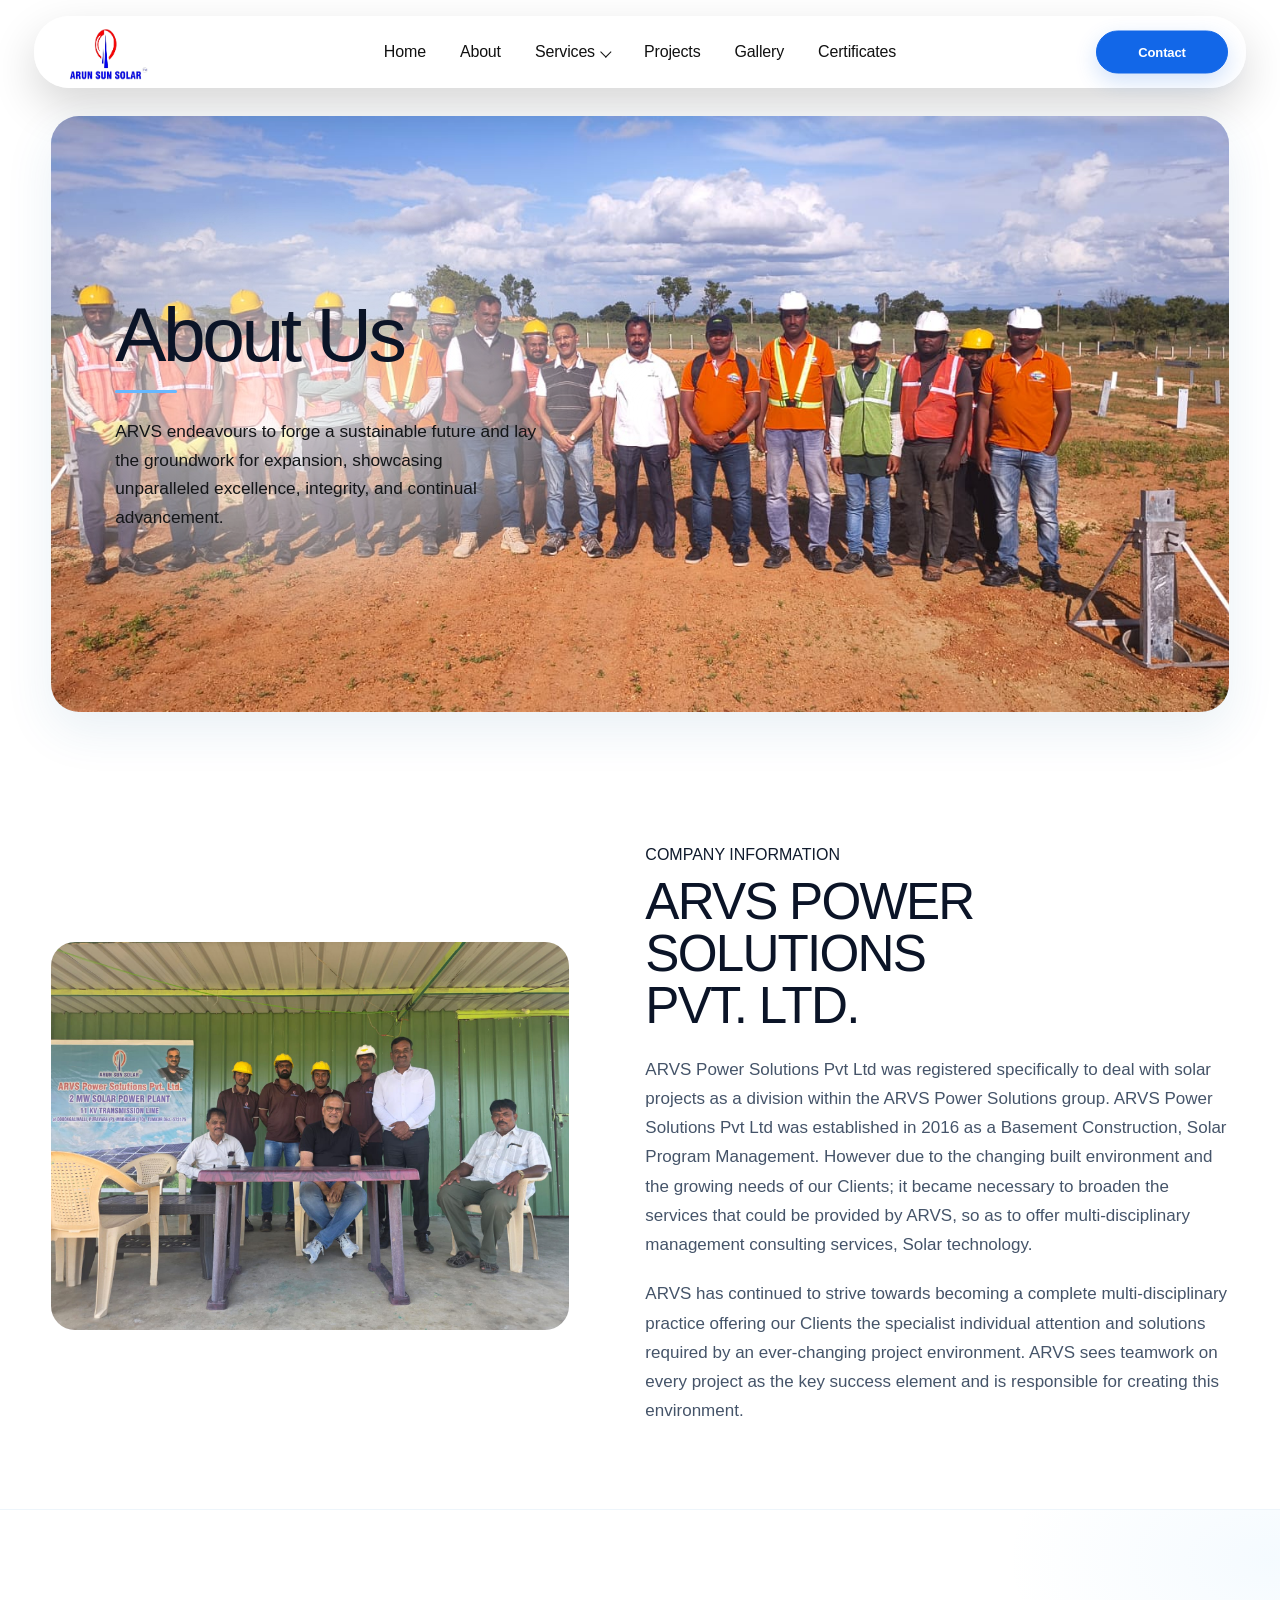
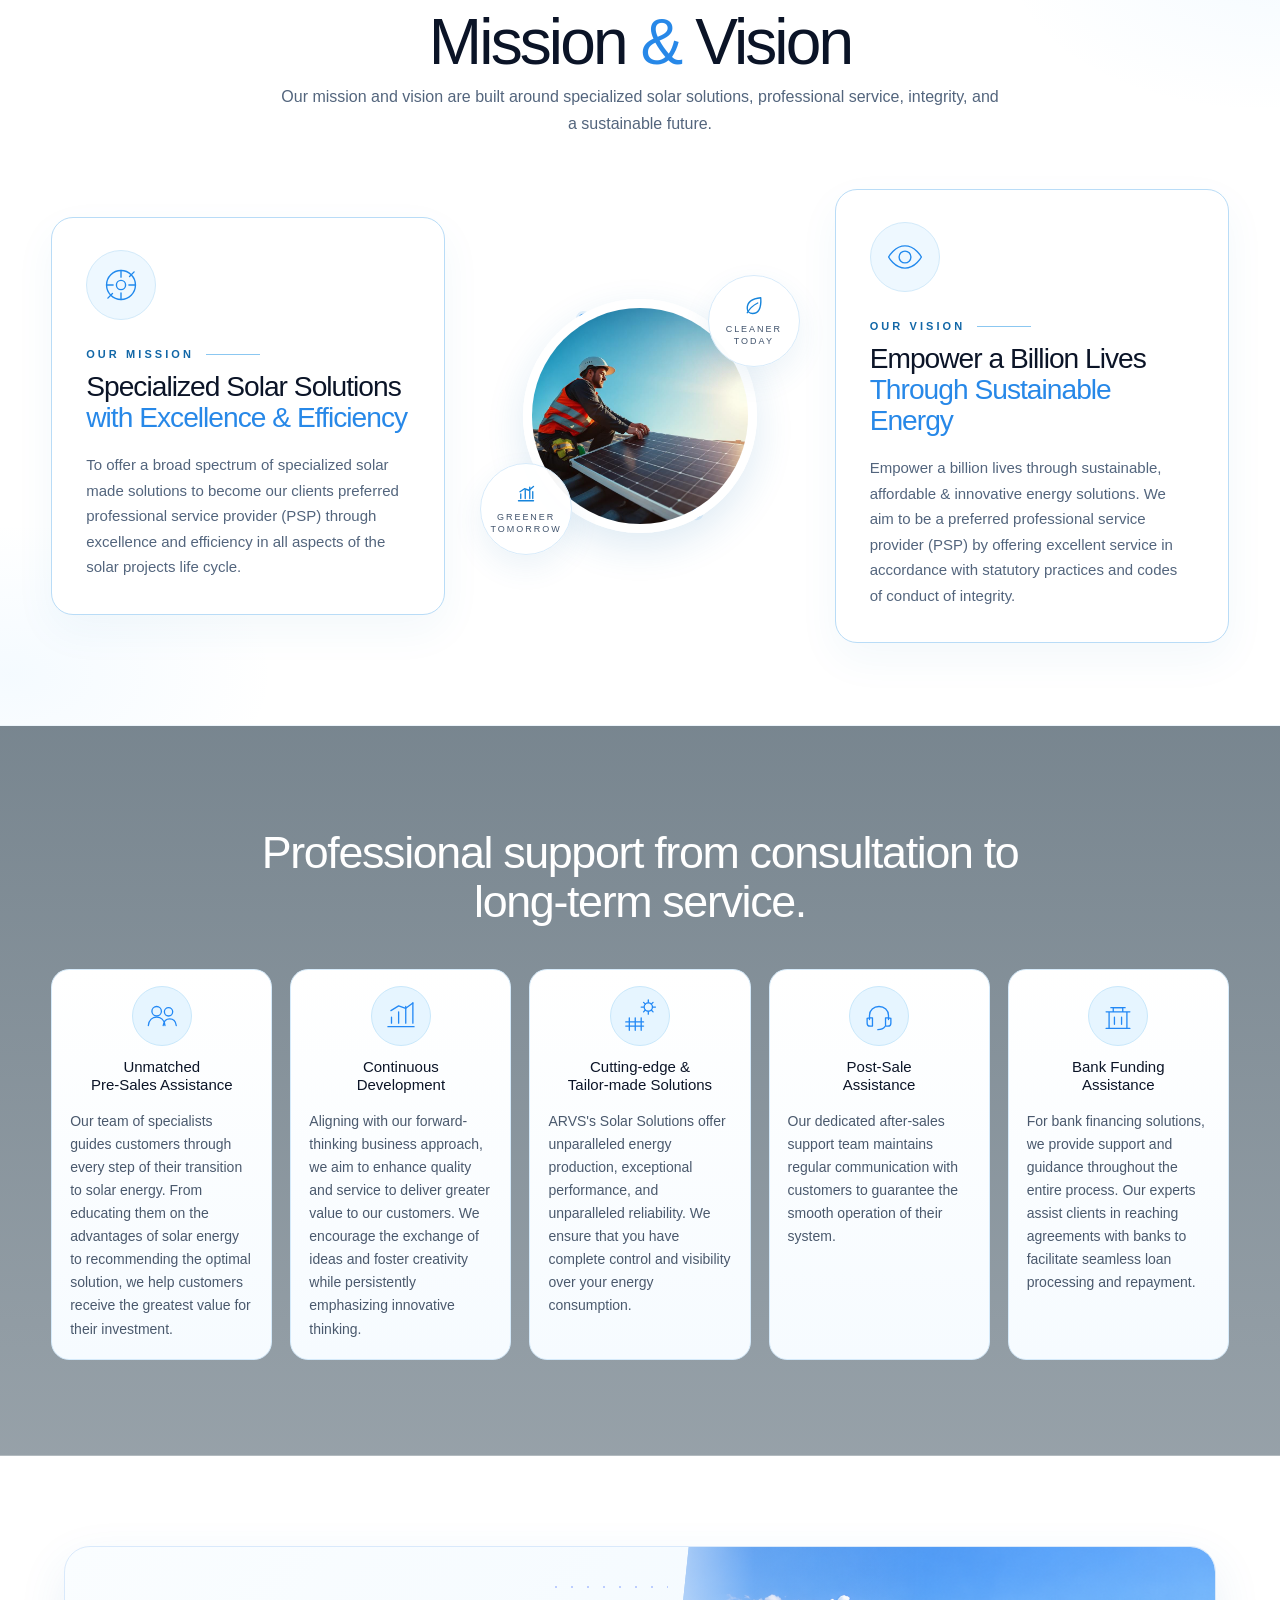
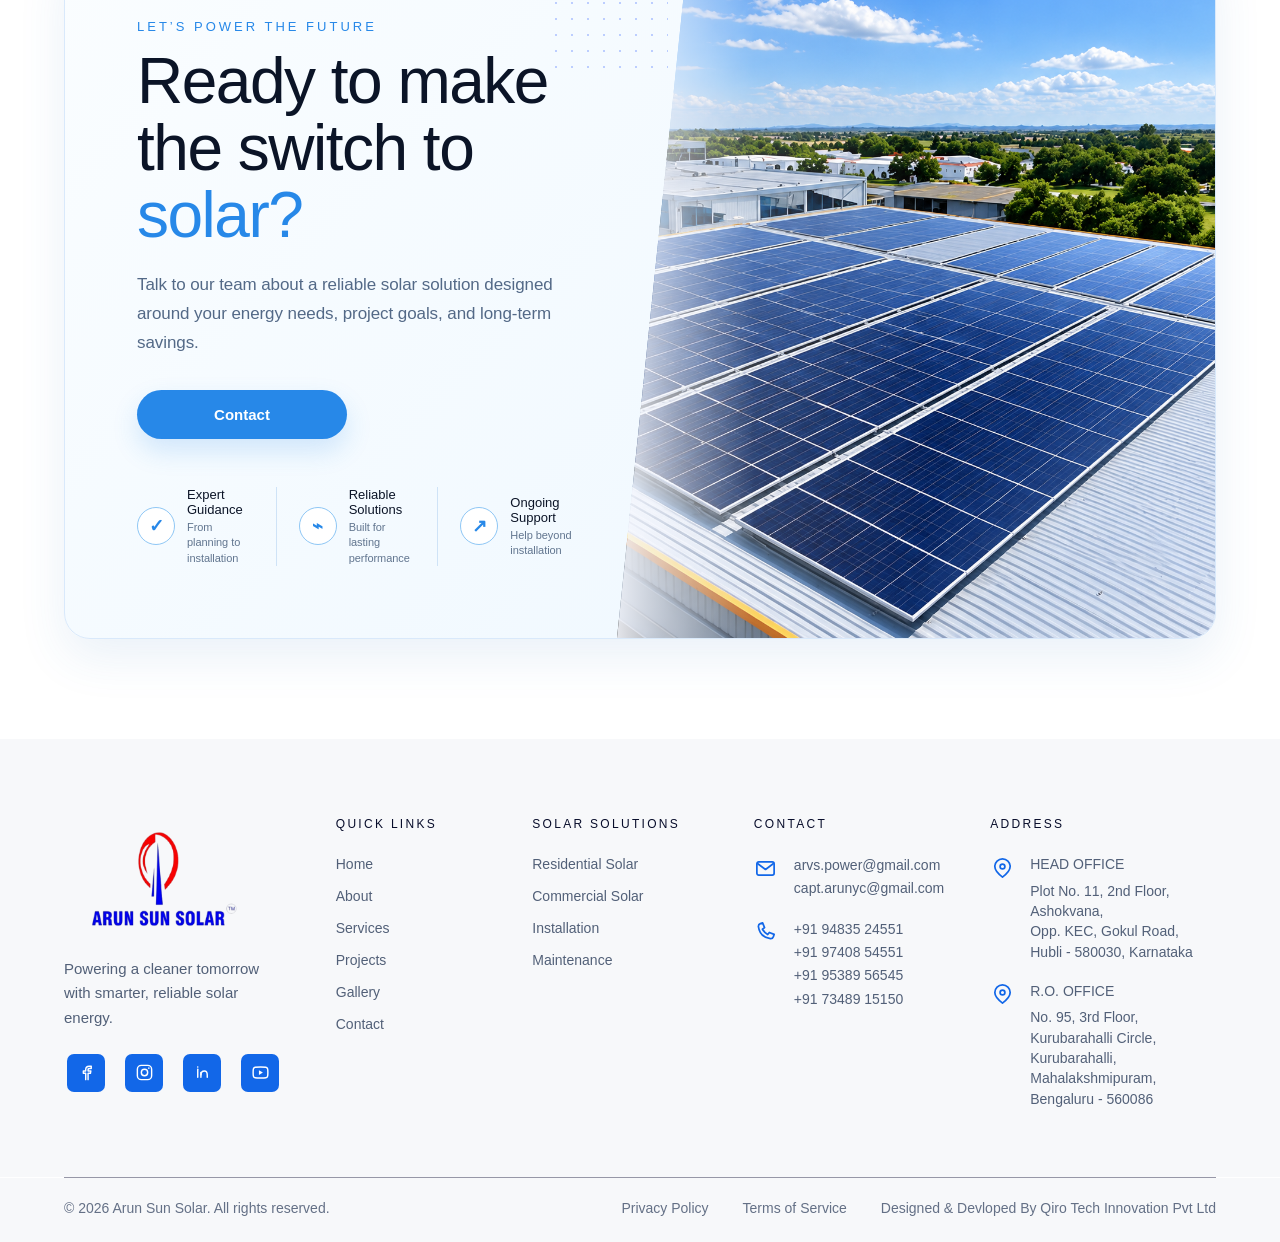
<file: Arun_Sun_Solar_Final/about.html>
<!DOCTYPE html>
<html lang="en">

<head>
  <meta charset="UTF-8">
  <meta name="viewport" content="width=device-width, initial-scale=1.0">
  <title>Arun Sun Solar</title>
  <link rel="icon" type="image/png" href="images/arun-sun-solar-logo.jpg">
  <link rel="preconnect" href="https://fonts.googleapis.com">
  <link rel="preconnect" href="https://fonts.gstatic.com" crossorigin>
  <link href="https://fonts.googleapis.com/css2?family=Inter:wght@300;400;500;600;700;800&display=swap"
    rel="stylesheet">
  <link rel="stylesheet" href="css/global.css">
  <link rel="stylesheet" href="css/navbar.css">
  <link rel="stylesheet" href="css/footer.css">
  <link rel="stylesheet" href="./aktiv-grotesk-typography.css">
  <link rel="stylesheet" href="./section-font-size-controls.css">
  <link rel="stylesheet" href="css/about-page.css">
  <link rel="stylesheet" href="css/final-cta.css">
</head>

<body class="about-page">
  <header class="navbar">

    <div class="navbar-container">

      <!-- GLASS NAVBAR -->
      <div class="nav-glass">

        <!-- LOGO -->
        <a href="index.html" class="logo" aria-label="Arun Sun Solar Home">

          <img src="images/arun-sun-solar-logo.jpg" alt="Arun Sun Solar - ISO 9001-2015 Certified Company">

        </a>


        <!-- NAVIGATION -->
        <nav class="nav-menu" aria-label="Primary navigation">
          <a href="index.html#home">Home</a>
          <a href="about.html">About</a>
          <div class="nav-dropdown">
            <button class="nav-dropdown-trigger" type="button" aria-expanded="false" aria-haspopup="true">
              <span>Services</span><span class="nav-dropdown-chevron" aria-hidden="true">⌄</span>
            </button>
            <div class="nav-dropdown-menu" role="menu">
              <a href="service-ground-mounted-work.html" role="menuitem">Solar Ground Mounted Work System</a>
              <a href="service-ground-mounting.html" role="menuitem">Solar Ground Mounting Services</a>
              <a href="service-overhead-electrical-lines.html" role="menuitem">Overhead Electrical Line Services</a>
              <a href="service-solar-civil-work.html" role="menuitem">Solar Civil Work Services</a>
            </div>
          </div>
          <a href="projects.html">Projects</a>
          <a href="gallery.html">Gallery</a>
          <a href="certificates.html">Certificates</a>
        </nav>
        <!-- MOBILE NAVIGATION TOGGLE -->
        <button class="mobile-menu-toggle" type="button" aria-label="Open navigation menu" aria-expanded="false"
          aria-controls="mobileNavigation">
          <span></span>
          <span></span>
          <span></span>
        </button>


      </div>


      <!-- CTA - NOT GLASS -->
      <a href="quote.html" class="nav-cta">

        Contact

        <!-- <span>→</span> -->

      </a>

    </div>

  </header>
  <main>
    <section class="about-hero" aria-label="About Arun Sun Solar">
      <div class="about-hero-inner">
        <img class="about-hero-image" src="images/about/About us hero.jpeg"
          alt="About Arun Sun Solar - Clean energy solutions">
        <div class="about-hero-copy">
          <h1>About Us</h1>
          <span class="about-line"></span>
          <p>ARVS endeavours to forge a sustainable future and lay the groundwork for expansion, showcasing unparalleled
            excellence, integrity, and continual advancement.</p>
        </div>
      </div>
    </section>

    <section class="company-section">
      <div class="about-page-container company-grid">
        <div class="company-image-wrap">
          <img src="images/about/company-information.jpeg" alt="ARVS Power Solutions office">
        </div>
        <div class="company-copy">
          <span class="section-eyebrow">COMPANY INFORMATION</span>
          <h2>ARVS POWER SOLUTIONS<br>PVT. LTD.</h2>
          <p>ARVS Power Solutions Pvt Ltd was registered specifically to deal with solar projects as a division within
            the ARVS Power Solutions group. ARVS Power Solutions Pvt Ltd was established in 2016 as a Basement
            Construction, Solar Program Management. However due to the changing built environment and the growing needs
            of our Clients; it became necessary to broaden the services that could be provided by ARVS, so as to offer
            multi-disciplinary management consulting services, Solar technology.</p>
          <p>ARVS has continued to strive towards becoming a complete multi-disciplinary practice offering our Clients
            the specialist individual attention and solutions required by an ever-changing project environment. ARVS
            sees teamwork on every project as the key success element and is responsible for creating this environment.
          </p>
        </div>
      </div>
    </section>

    <section class="mission-section mission-section-redesign">
      <div class="about-page-container">
        <div class="mission-intro">
          <!-- <span class="section-eyebrow">OUR PURPOSE</span> -->
          <h2>Mission <span>&amp;</span> Vision</h2>
          <p>Our mission and vision are built around specialized solar solutions, professional service, integrity, and a
            sustainable future.</p>
        </div>

        <div class="mission-showcase">
          <article class="mission-card mission-card-redesign">
            <div class="mission-card-top">
              <div class="mission-icon" aria-hidden="true">
                <svg viewBox="0 0 64 64">
                  <circle cx="32" cy="32" r="22"></circle>
                  <circle cx="32" cy="32" r="7"></circle>
                  <path d="M32 10v10M32 44v10M10 32h10M44 32h10"></path>
                  <path d="M45 19l7-7M12 52l7-7"></path>
                </svg>
              </div>
            </div>
            <div class="mission-card-copy">
              <span class="mission-label">OUR MISSION</span>
              <h3>Specialized Solar Solutions <span>with Excellence &amp; Efficiency</span></h3>
              <p>To offer a broad spectrum of specialized solar made solutions to become our clients preferred
                professional service provider (PSP) through excellence and efficiency in all aspects of the solar
                projects life cycle.</p>
            </div>
          </article>

          <div class="mission-visual" aria-label="Solar energy visual">
            <svg class="mission-orbit-svg" viewBox="0 0 360 360" aria-hidden="true">
              <path class="mission-arc mission-arc-left" d="M114 66 A132 132 0 0 0 48 180"></path>
              <circle class="mission-arc-dot mission-arc-dot-left" cx="114" cy="66" r="5.5"></circle>
              <path class="mission-arc mission-arc-right" d="M312 180 A132 132 0 0 1 246 294"></path>
              <circle class="mission-arc-dot mission-arc-dot-right" cx="246" cy="294" r="5.5"></circle>
            </svg>
            <div class="mission-image-circle">
              <img src="images/about/about-secondary.jpg" alt="Solar panel installation under a bright sky">
            </div>
            <div class="mission-badge mission-badge-top">
              <span class="badge-leaf" aria-hidden="true"><svg viewBox="0 0 32 32">
                  <path d="M25 5C14 6 7 11 7 19c0 4 3 7 7 7 8 0 12-7 11-21Z"></path>
                  <path d="M7 25c4-7 8-10 14-13"></path>
                </svg></span>
              <strong>CLEANER<br>TODAY</strong>
            </div>
            <div class="mission-badge mission-badge-bottom">
              <span class="badge-bars" aria-hidden="true"><svg viewBox="0 0 32 32">
                  <path d="M6 25h20M9 22v-6M15 22V11M21 22V7M25 22V13"></path>
                  <path d="M8 13l6-4 6 2 6-5"></path>
                </svg></span>
              <strong>GREENER<br>TOMORROW</strong>
            </div>
          </div>

          <article class="mission-card mission-card-redesign">
            <div class="mission-card-top">
              <div class="mission-icon" aria-hidden="true">
                <svg viewBox="0 0 64 64">
                  <path d="M7 32s9-17 25-17 25 17 25 17-9 17-25 17S7 32 7 32Z"></path>
                  <circle cx="32" cy="32" r="9"></circle>
                </svg>
              </div>
            </div>
            <div class="mission-card-copy">
              <span class="mission-label">OUR VISION</span>
              <h3>Empower a Billion Lives <span>Through Sustainable Energy</span></h3>
              <p>Empower a billion lives through sustainable, affordable &amp; innovative energy solutions. We aim to be
                a preferred professional service provider (PSP) by offering excellent service in accordance with
                statutory practices and codes of conduct of integrity.</p>
            </div>
          </article>
        </div>
      </div>
    </section>

    <section class="why-section">
      <div class="about-page-container">
        <div class="section-heading">
          <h2>Professional support from consultation to long-term service.</h2>
        </div>
        <div class="why-grid">
          <article class="why-card">
            <div class="why-icon"><svg viewBox="0 0 64 64">
                <circle cx="23" cy="24" r="8"></circle>
                <circle cx="43" cy="25" r="7"></circle>
                <path d="M9 48c1-9 7-14 14-14s13 5 14 14M34 48c1-7 5-11 11-11s10 4 11 11"></path>
              </svg></div>
            <h3>Unmatched<br>Pre-Sales Assistance</h3>
            <p>Our team of specialists guides customers through every step of their transition to solar energy. From
              educating them on the advantages of solar energy to recommending the optimal solution, we help customers
              receive the greatest value for their investment.</p>
          </article>
          <article class="why-card">
            <div class="why-icon"><svg viewBox="0 0 64 64">
                <path d="M10 50h44M16 44V34M28 44V25M40 44V16M52 44V10"></path>
                <path d="M15 23l13-8 12 4 12-9"></path>
              </svg></div>
            <h3>Continuous<br>Development</h3>
            <p>Aligning with our forward-thinking business approach, we aim to enhance quality and service to deliver
              greater value to our customers. We encourage the exchange of ideas and foster creativity while
              persistently emphasizing innovative thinking.</p>
          </article>
          <article class="why-card">
            <div class="why-icon"><svg viewBox="0 0 64 64">
                <circle cx="46" cy="17" r="7"></circle>
                <path d="M46 5v4M46 25v4M34 17h4M54 17h4M38 9l3 3M51 22l3 3M54 9l-3 3M41 22l-3 3"></path>
                <path d="M8 42h30M8 49h30M14 35v21M24 35v21M34 35v21"></path>
              </svg></div>
            <h3>Cutting-edge &amp;<br>Tailor-made Solutions</h3>
            <p>ARVS's Solar Solutions offer unparalleled energy production, exceptional performance, and unparalleled
              reliability. We ensure that you have complete control and visibility over your energy consumption.</p>
          </article>
          <article class="why-card">
            <div class="why-icon"><svg viewBox="0 0 64 64">
                <path d="M16 38v-7c0-9 7-15 16-15s16 6 16 15v7"></path>
                <path d="M12 36v8c0 3 2 5 5 5h4V35h-4c-3 0-5 1-5 1ZM52 36v8c0 3-2 5-5 5h-4V35h4c3 0 5 1 5 1Z"></path>
                <path d="M42 50c-3 4-7 5-12 5"></path>
              </svg></div>
            <h3>Post-Sale<br>Assistance</h3>
            <p>Our dedicated after-sales support team maintains regular communication with customers to guarantee the
              smooth operation of their system.</p>
          </article>
          <article class="why-card">
            <div class="why-icon"><svg viewBox="0 0 64 64">
                <path d="M12 53h40M17 53V25h30v28M12 25h40M24 25v-7h16v7M26 34v12M38 34v12"></path>
                <path d="M20 18h24"></path>
              </svg></div>
            <h3>Bank Funding<br>Assistance</h3>
            <p>For bank financing solutions, we provide support and guidance throughout the entire process. Our experts
              assist clients in reaching agreements with banks to facilitate seamless loan processing and repayment.</p>
          </article>
        </div>
      </div>
    </section>

    <section class="final-cta about-final-cta" aria-label="Start your solar journey">
      <div class="final-cta-container">
        <div class="final-cta-content">
          <div class="final-cta-copy">
            <p class="final-cta-subtitle">LET’S POWER THE FUTURE</p>
            <h2 class="final-cta-title">Ready to make the switch to <span>solar?</span></h2>
            <p class="final-cta-description">Talk to our team about a reliable solar solution designed around your
              energy needs, project goals, and long-term savings.</p>
            <a href="quote.html" class="final-cta-btn" data-quote-transition>Contact</a>
            <div class="final-cta-benefits" aria-label="Solar service benefits">
              <div class="final-cta-benefit"><span class="benefit-icon" aria-hidden="true">✓</span><span><strong>Expert
                    Guidance</strong><small>From planning to installation</small></span></div>
              <div class="final-cta-benefit"><span class="benefit-icon"
                  aria-hidden="true">⌁</span><span><strong>Reliable Solutions</strong><small>Built for lasting
                    performance</small></span></div>
              <div class="final-cta-benefit"><span class="benefit-icon" aria-hidden="true">↗</span><span><strong>Ongoing
                    Support</strong><small>Help beyond installation</small></span></div>
            </div>
          </div>
          <div class="final-cta-image-wrap">
            <img class="final-cta-image" src="images/final-cta-solar-reference.jpg"
              alt="Solar panels at a renewable energy site">
          </div>
          <span class="final-cta-decor final-cta-decor-one" aria-hidden="true"></span>
          <span class="final-cta-decor final-cta-decor-two" aria-hidden="true"></span>
        </div>
      </div>
    </section>

    <footer class="footer">

      <div class="footer-container">

        <!-- ARUN SUN SOLAR BRAND -->
        <div class="footer-brand">

          <img src="images/logo/footer-logo.png" alt="Arun Sun Solar" class="footer-logo">

          <p>
            Powering a cleaner tomorrow with smarter,
            reliable solar energy.
          </p>

          <!-- SOCIAL ICONS -->
          <div class="footer-social-links" aria-label="Social media links">

            <!-- Facebook -->
            <a href="#" aria-label="Facebook">
              <span class="social-icon">
                <svg viewBox="0 0 24 24" aria-hidden="true">
                  <path
                    d="M14 21v-8h3l.5-3H14V8.5c0-1 .3-1.5 1.6-1.5H18V4.2C17.4 4.1 16.5 4 15.5 4 12.5 4 11 5.8 11 8.3V10H8v3h3v8">
                  </path>
                </svg>
              </span>
            </a>

            <!-- Instagram -->
            <a href="#" aria-label="Instagram">
              <span class="social-icon">
                <svg viewBox="0 0 24 24" aria-hidden="true">
                  <rect x="3" y="3" width="18" height="18" rx="5"></rect>
                  <circle cx="12" cy="12" r="4"></circle>
                  <circle class="instagram-dot" cx="17.5" cy="6.5" r="1"></circle>
                </svg>
              </span>
            </a>

            <!-- LinkedIn -->
            <a href="#" aria-label="LinkedIn">
              <span class="social-icon">
                <svg viewBox="0 0 24 24" aria-hidden="true">
                  <path d="M6 8v10"></path>
                  <circle class="linkedin-dot" cx="6" cy="5" r="1"></circle>
                  <path d="M10 18v-6"></path>
                  <path d="M10 15c0-3 2-5 4.5-5 2.5 0 3.5 2 3.5 5v3"></path>
                </svg>
              </span>
            </a>

            <!-- YouTube -->
            <a href="#" aria-label="YouTube">
              <span class="social-icon">
                <svg viewBox="0 0 24 24" aria-hidden="true">
                  <path
                    d="M21 7.5c-.2-1.1-1.1-2-2.2-2.2C17.2 5 12 5 12 5s-5.2 0-6.8.3C4.1 5.5 3.2 6.4 3 7.5 2.7 9.1 2.7 12 2.7 12s0 2.9.3 4.5c.2 1.1 1.1 2 2.2 2.2C6.8 19 12 19 12 19s5.2 0 6.8-.3c1.1-.2 2-1.1 2.2-2.2.3-1.6.3-4.5.3-4.5s0-2.9-.3-4.5z">
                  </path>
                  <polygon class="youtube-play" points="10,9 10,15 15,12"></polygon>
                </svg>
              </span>
            </a>

          </div>

        </div>

        <!-- QUICK LINKS -->
        <div class="footer-column">

          <h3>QUICK LINKS</h3>

          <ul>
            <li><a href="index.html">Home</a></li>
            <li><a href="about.html">About</a></li>
            <li><a href="index.html#services">Services</a></li>
            <li><a href="projects.html">Projects</a></li>
            <li><a href="gallery.html">Gallery</a></li>
            <li><a href="quote.html">Contact</a></li>
          </ul>

        </div>

        <!-- SOLAR SOLUTIONS -->
        <div class="footer-column">

          <h3>SOLAR SOLUTIONS</h3>

          <ul>
            <li><a href="index.html#services">Residential Solar</a></li>
            <li><a href="index.html#services">Commercial Solar</a></li>
            <li><a href="index.html#services">Installation</a></li>
            <li><a href="index.html#services">Maintenance</a></li>
          </ul>

        </div>

        <!-- CONTACT -->
        <div class="footer-column footer-contact">
          <h3>CONTACT</h3>
          <div class="footer-contact-list">
            <div class="footer-contact-item">
              <span aria-hidden="true" class="contact-icon">
                <svg viewbox="0 0 24 24">
                  <rect height="14" rx="2" width="18" x="3" y="5"></rect>
                  <path d="m4 7 8 6 8-6"></path>
                </svg>
              </span>
              <div class="contact-details">
                <a href="mailto:arvs.power@gmail.com">arvs.power@gmail.com</a>
                <a href="mailto:capt.arunyc@gmail.com">capt.arunyc@gmail.com</a>
              </div>
            </div>
            <div class="footer-contact-item">
              <span aria-hidden="true" class="contact-icon">
                <svg viewbox="0 0 24 24">
                  <path
                    d="M6.6 3.8 9 3l2 5-2.2 1.7a15.5 15.5 0 0 0 5.5 5.5L16 13l5 2-.8 2.4a3 3 0 0 1-3.1 2C10.2 18.4 5.6 13.8 4.6 6.9a3 3 0 0 1 2-3.1Z">
                  </path>
                </svg>
              </span>
              <div class="contact-details">
                <a href="tel:+919483524551">+91 94835 24551</a>
                <a href="tel:+919740854551">+91 97408 54551</a>
                <a href="tel:+919538956545">+91 95389 56545</a>
                <a href="tel:+917348915150">+91 73489 15150</a>
              </div>
            </div>
          </div>
        </div>

        <div class="footer-column footer-address-column">
          <h3>ADDRESS</h3>
          <div class="footer-contact-list">
            <div class="footer-contact-item footer-address">
              <span aria-hidden="true" class="contact-icon">
                <svg viewbox="0 0 24 24">
                  <path d="M20 10c0 5-8 11-8 11S4 15 4 10a8 8 0 1 1 16 0Z"></path>
                  <circle cx="12" cy="10" r="2.5"></circle>
                </svg>
              </span>
              <div class="contact-details">
                <strong>HEAD OFFICE</strong>
                <span>Plot No. 11, 2nd Floor, Ashokvana,<br />Opp. KEC, Gokul Road,<br />Hubli - 580030,
                  Karnataka</span>
              </div>
            </div>
            <div class="footer-contact-item footer-address">
              <span aria-hidden="true" class="contact-icon">
                <svg viewbox="0 0 24 24">
                  <path d="M20 10c0 5-8 11-8 11S4 15 4 10a8 8 0 1 1 16 0Z"></path>
                  <circle cx="12" cy="10" r="2.5"></circle>
                </svg>
              </span>
              <div class="contact-details">
                <strong>R.O. OFFICE</strong>
                <span>No. 95, 3rd Floor, Kurubarahalli Circle,<br />Kurubarahalli, Mahalakshmipuram,<br />Bengaluru -
                  560086</span>
              </div>
            </div>
          </div>
        </div>

      </div>

    </footer>
    <!-- FOOTER BOTTOM -->
    <div class="footer-bottom">
      <p>© 2026 Arun Sun Solar. All rights reserved.</p>
      <div class="footer-legal">
        <a href="#">Privacy Policy</a>
        <a href="#">Terms of Service</a>
        <a href="https://qirotec.com/">Designed & Devloped By Qiro Tech Innovation Pvt Ltd
        </a>

      </div>
    </div>


  </main>
  <script src="js/final-cta.js"></script>
  <script src="js/mobile-nav.js"></script>
</body>

</html>
</file>
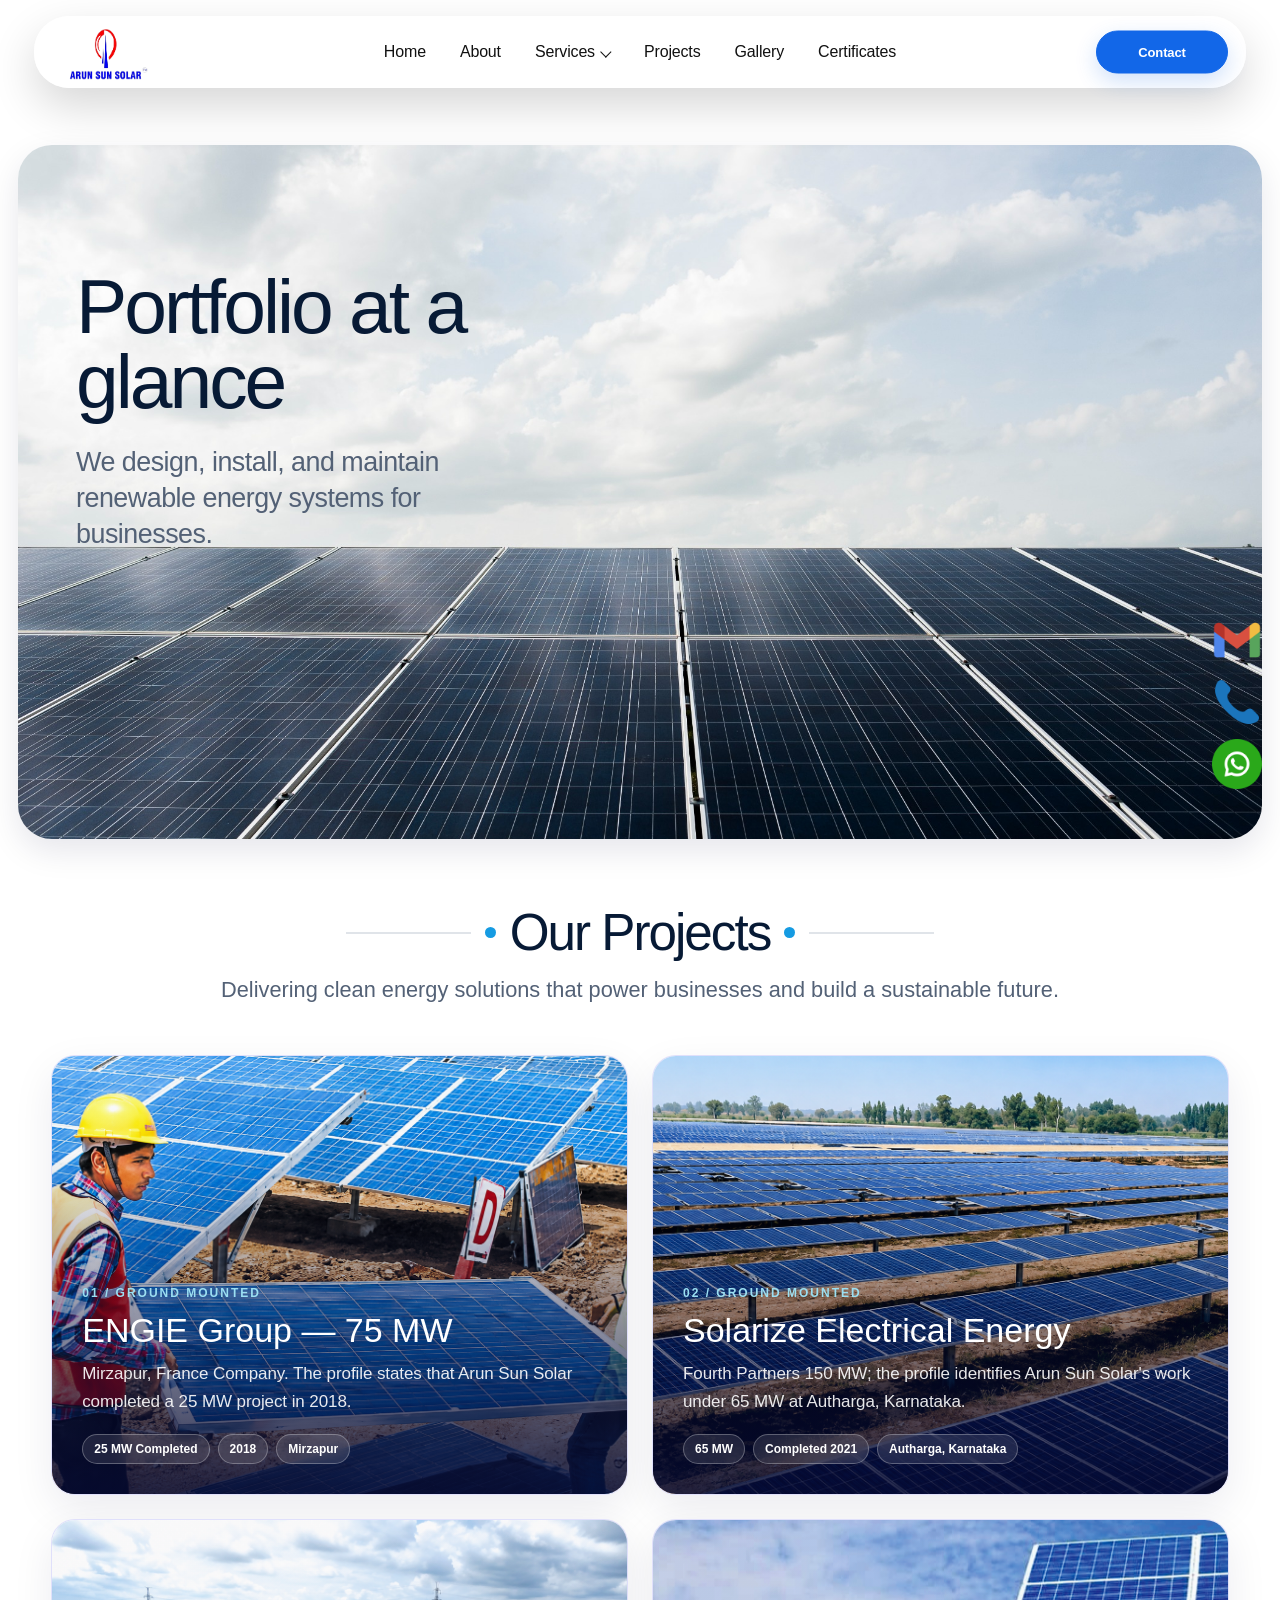
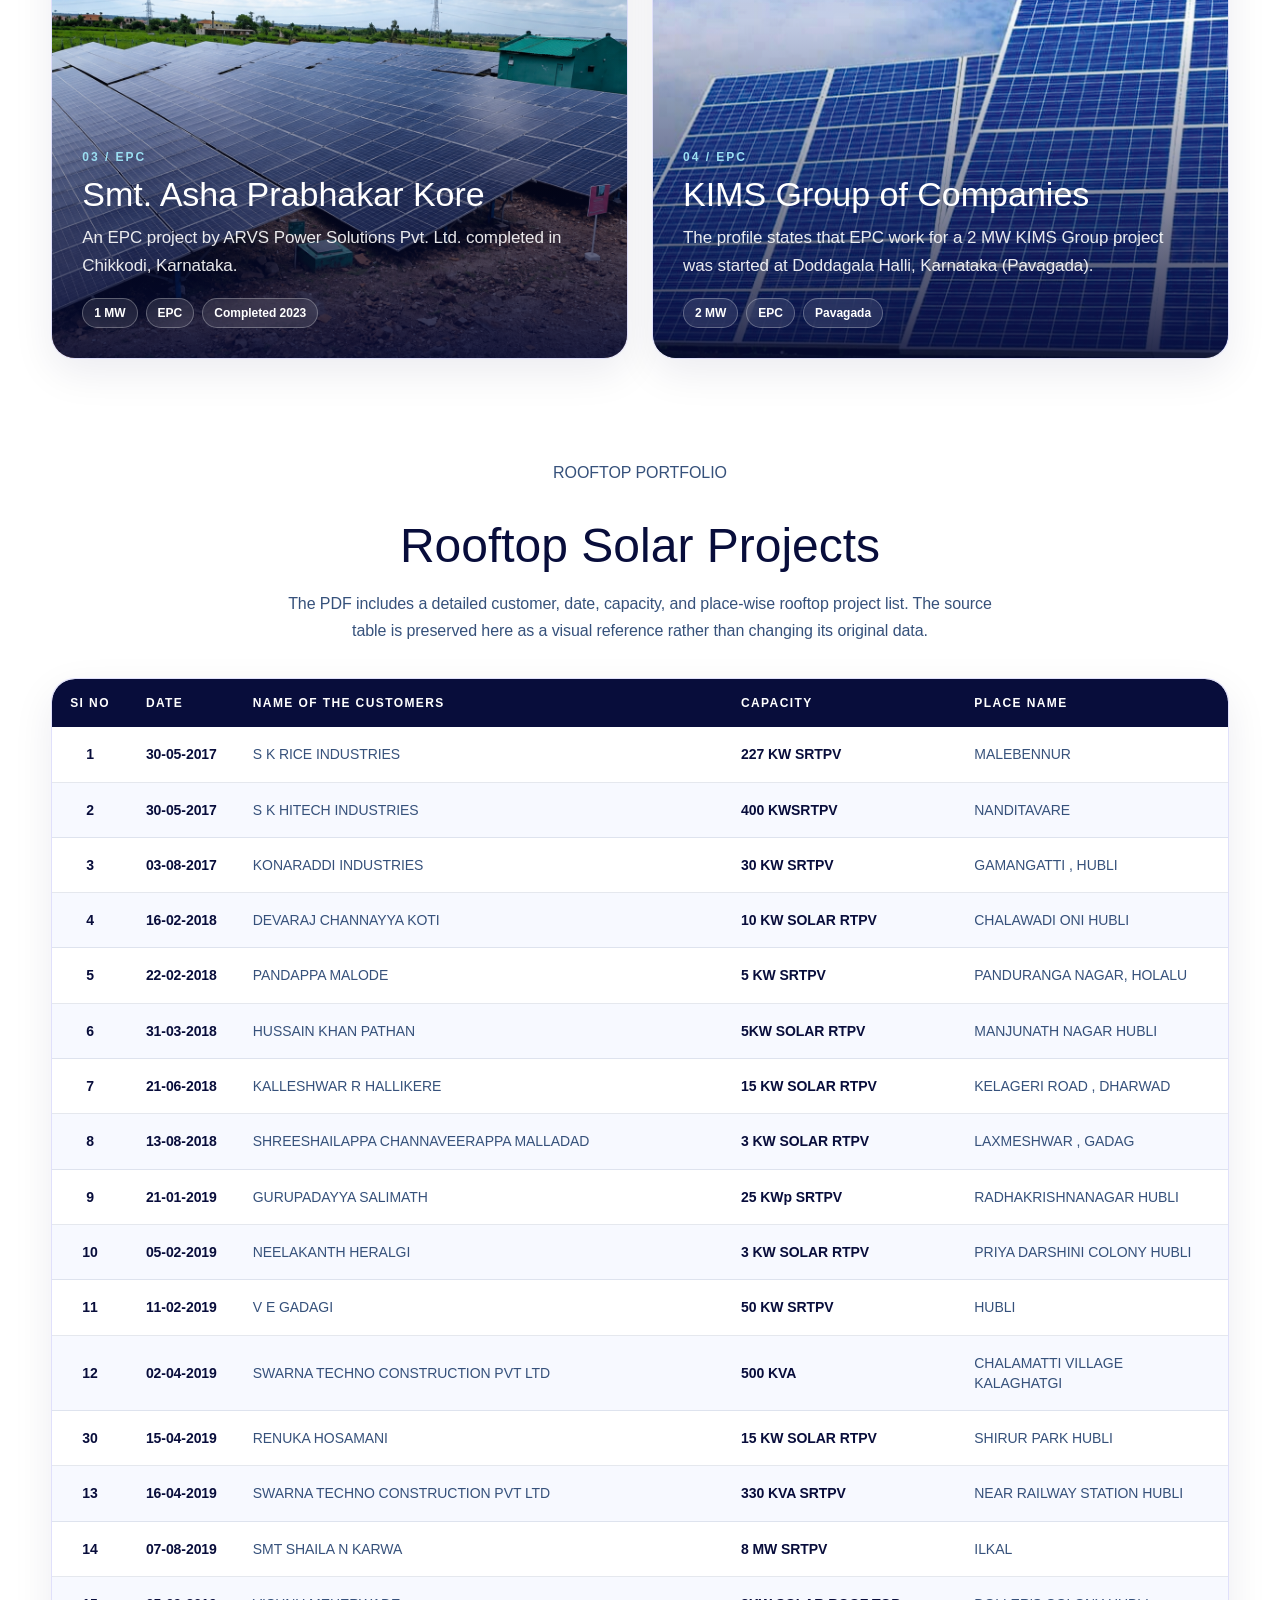
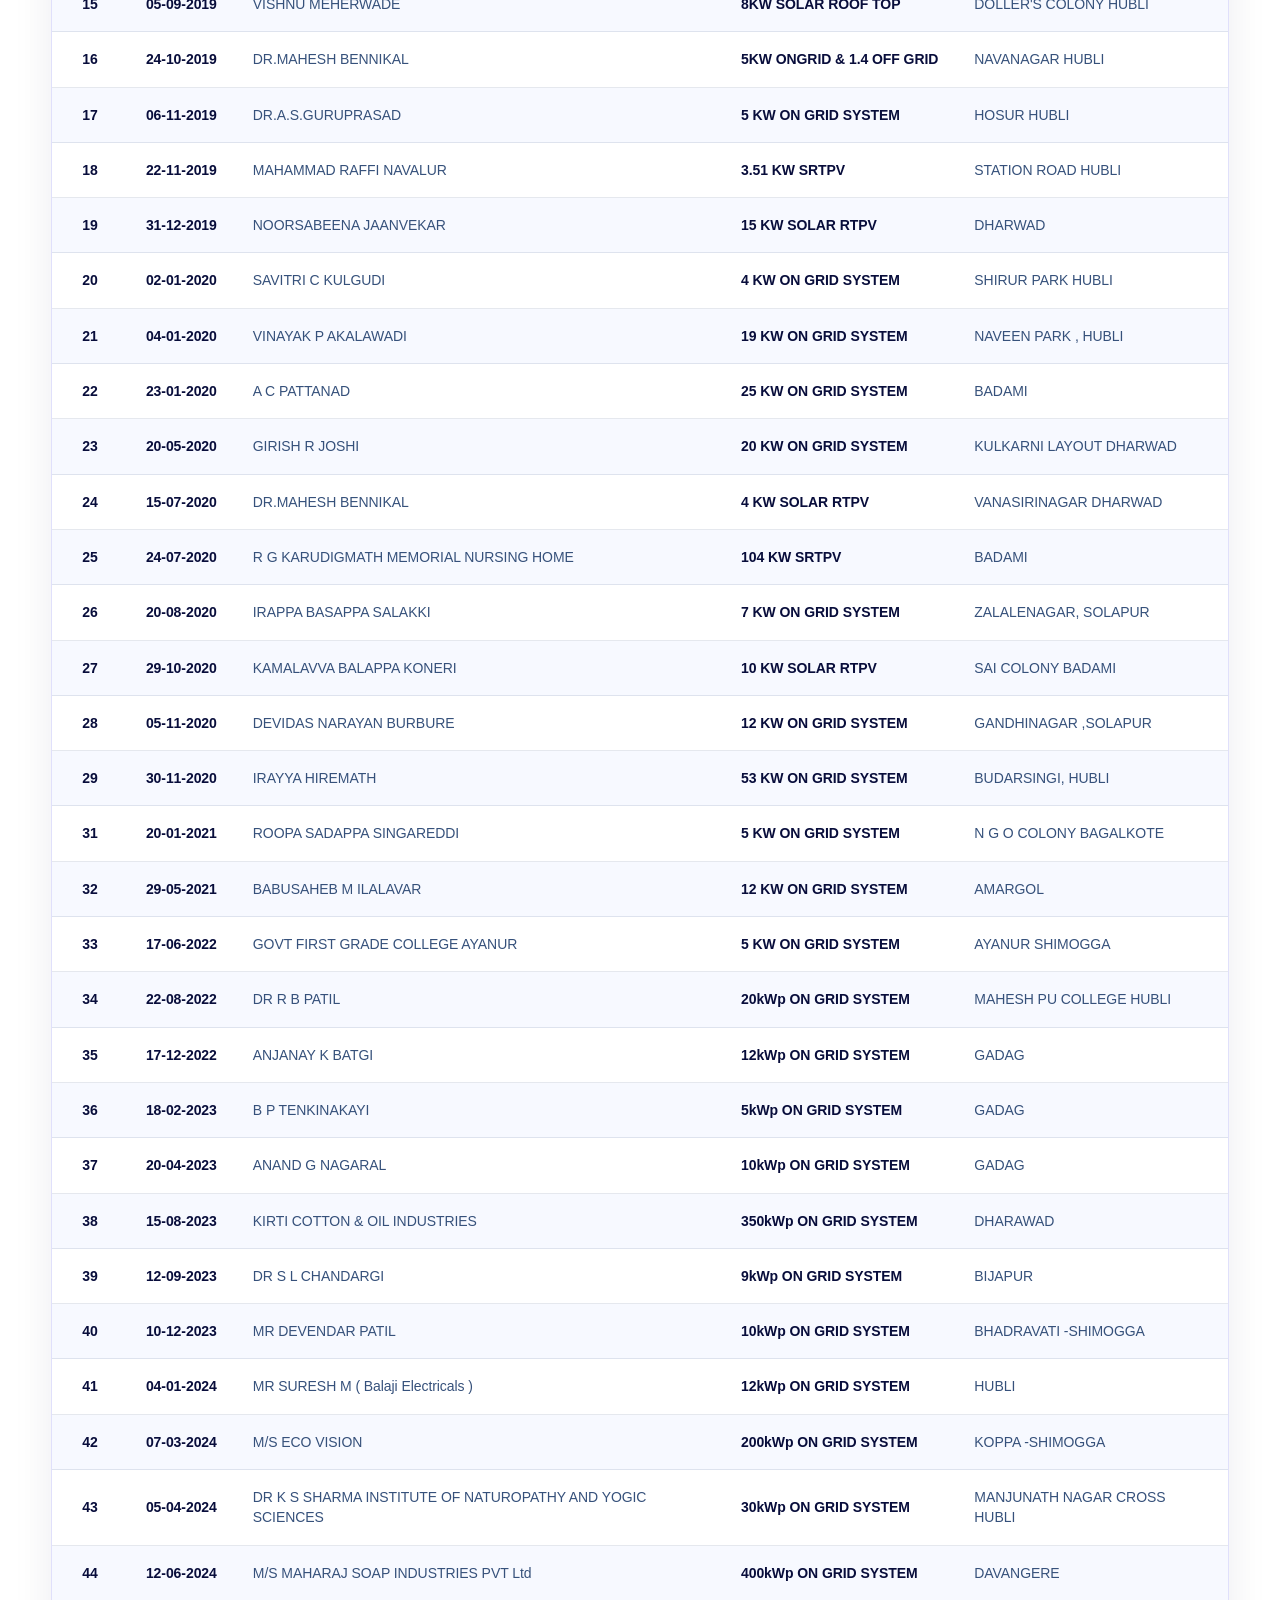
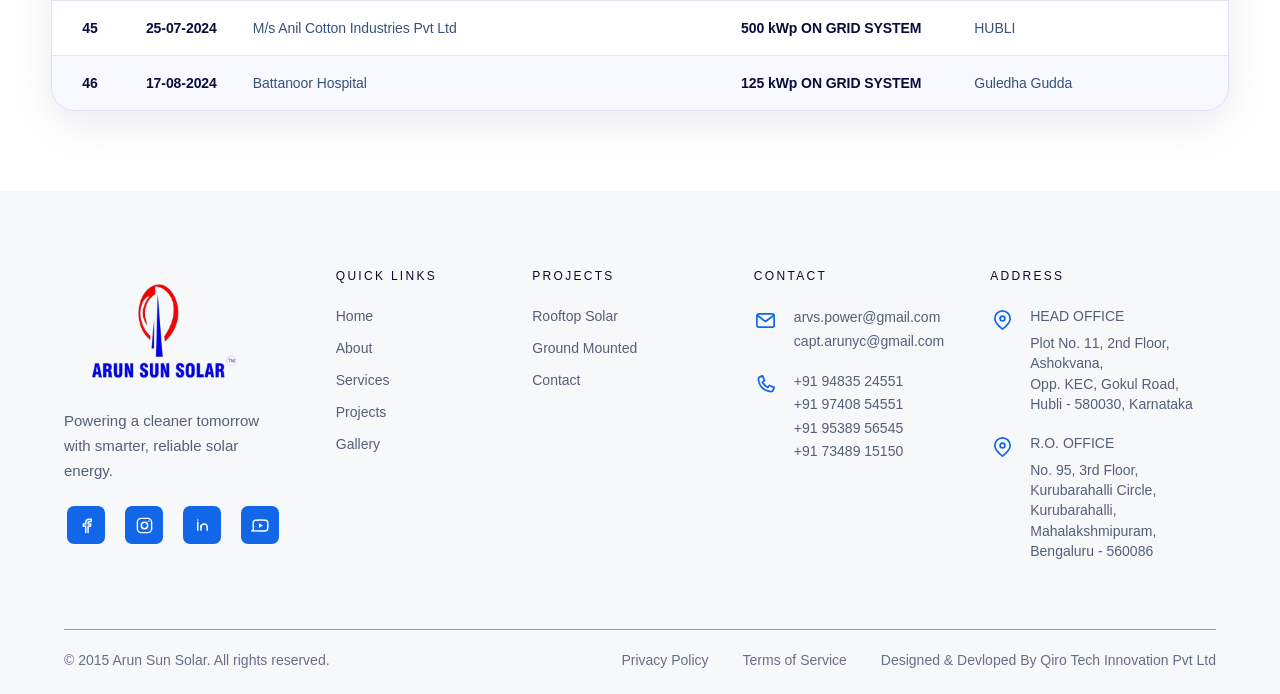
<file: Arun_Sun_Solar_Final/projects.html>
<!DOCTYPE html>
<html lang="en">
<head>
    <meta charset="UTF-8">
    <meta name="viewport" content="width=device-width, initial-scale=1.0">
    <title>Arun Sun Solar </title>
    <link rel="icon" type="image/png" href="images/arun-sun-solar-logo.jpg">

    <link rel="preconnect" href="https://fonts.googleapis.com">
    <link rel="preconnect" href="https://fonts.gstatic.com" crossorigin>
    <link href="https://fonts.googleapis.com/css2?family=Inter:wght@300;400;500;600;700;800&display=swap" rel="stylesheet">

    <link rel="stylesheet" href="css/global.css">
    <link rel="stylesheet" href="css/navbar.css">
    <link rel="stylesheet" href="css/footer.css">
    <link rel="stylesheet" href="css/projects.css">

<link rel="stylesheet" href="./aktiv-grotesk-typography.css">
<link rel="stylesheet" href="./section-font-size-controls.css">
</head>
<body>

<header class="navbar">
    <div class="navbar-container">
        <div class="nav-glass">
            <a href="index.html#home" class="logo" aria-label="Arun Sun Solar Home">
                <img src="images/arun-sun-solar-logo.jpg" alt="Arun Sun Solar - ISO 9001-2015 Certified Company">
            </a>
            <nav class="nav-menu" aria-label="Primary navigation">

                    <a href="index.html#home">Home</a>

                    <a href="about.html">About</a>

                    <div class="nav-dropdown">
                        <button class="nav-dropdown-trigger" type="button" aria-expanded="false" aria-haspopup="true">
                            <span>Services</span>
                            <span class="nav-dropdown-chevron" aria-hidden="true">⌄</span>
                        </button>
                        <div class="nav-dropdown-menu" role="menu">
                            <a href="service-ground-mounted-work.html" role="menuitem">Solar Ground Mounted Work System</a>
                            <a href="service-ground-mounting.html" role="menuitem">Solar Ground Mounting Services</a>
                            <a href="service-overhead-electrical-lines.html" role="menuitem">Overhead Electrical Line Services</a>
                            <a href="service-solar-civil-work.html" role="menuitem">Solar Civil Work Services</a>
                        </div>
                    </div>

                    <a href="projects.html">Projects</a>

                    <a href="gallery.html">Gallery</a>

                    <a href="certificates.html">
                        Certificates
                    </a>

                </nav>
                <!-- MOBILE NAVIGATION TOGGLE -->
                <button class="mobile-menu-toggle" type="button" aria-label="Open navigation menu" aria-expanded="false" aria-controls="mobileNavigation">
                    <span></span>
                    <span></span>
                    <span></span>
                </button>

        </div>
        <a href="quote.html" class="nav-cta">Contact </a>
    </div>
</header>

<main class="projects-page">
    <section class="projects-hero" aria-labelledby="projects-page-title">
        <div class="projects-hero-overlay">
            <h1 class="projects-title" id="projects-page-title">Portfolio at a<br>glance</h1>
            <p class="projects-intro">We design, install, and maintain<br>renewable energy systems for<br>businesses.</p>
            <span class="projects-hero-accent" aria-hidden="true"></span>
        </div>
    </section>

    <section class="projects-intro-block" aria-labelledby="our-projects-heading">
        <div class="projects-intro-rule projects-intro-rule-left" aria-hidden="true"></div>
        <span class="projects-intro-dot" aria-hidden="true"></span>
        <h2 id="our-projects-heading">Our Projects</h2>
        <span class="projects-intro-dot" aria-hidden="true"></span>
        <div class="projects-intro-rule projects-intro-rule-right" aria-hidden="true"></div>
        <p>Delivering clean energy solutions that power businesses and build a sustainable future.</p>
    </section>

    <section class="projects-grid" aria-label="Featured solar projects">
        <article class="project-card">
            <img class="project-card-image" src="images/projects/engie-75mw-mirzapur.png" alt="Solar installation associated with the ENGIE Group project in Mirzapur">
            <div class="project-card-content">
                <span class="project-number">01 / GROUND MOUNTED</span>
                <h2>ENGIE Group — 75 MW</h2>
                <p>Mirzapur, France Company. The profile states that Arun Sun Solar completed a 25 MW project in 2018.</p>
                <div class="project-meta"><span>25 MW Completed</span><span>2018</span><span>Mirzapur</span></div>
            </div>
        </article>

        <article class="project-card">
            <img class="project-card-image" src="images/projects/solarize-65mw-autharga.png" alt="Solarize Electrical Energy solar project in Autharga, Karnataka">
            <div class="project-card-content">
                <span class="project-number">02 / GROUND MOUNTED</span>
                <h2>Solarize Electrical Energy</h2>
                <p>Fourth Partners 150 MW; the profile identifies Arun Sun Solar's work under 65 MW at Autharga, Karnataka.</p>
                <div class="project-meta"><span>65 MW</span><span>Completed 2021</span><span>Autharga, Karnataka</span></div>
            </div>
        </article>

        <article class="project-card">
            <img class="project-card-image" src="images/projects/asha-prabhakar-kore-1mw.png" alt="Ground mounted solar installation for Smt. Asha Prabhakar Kore">
            <div class="project-card-content">
                <span class="project-number">03 / EPC</span>
                <h2>Smt. Asha Prabhakar Kore</h2>
                <p>An EPC project by ARVS Power Solutions Pvt. Ltd. completed in Chikkodi, Karnataka.</p>
                <div class="project-meta"><span>1 MW</span><span>EPC</span><span>Completed 2023</span></div>
            </div>
        </article>

        <article class="project-card">
            <img class="project-card-image" src="images/projects/kims-2mw-pavagada-reference.png" alt="Solar farm reference image for the KIMS Group project">
            <div class="project-card-content">
                <span class="project-number">04 / EPC</span>
                <h2>KIMS Group of Companies</h2>
                <p>The profile states that EPC work for a 2 MW KIMS Group project was started at Doddagala Halli, Karnataka (Pavagada).</p>
                <div class="project-meta"><span>2 MW</span><span>EPC</span><span>Pavagada</span></div>
            </div>
        </article>
    </section>

    <section class="projects-subsection" id="rooftop-projects">
        <p class="projects-kicker">ROOFTOP PORTFOLIO</p>
        <h2>Rooftop Solar Projects</h2>
        <p>The PDF includes a detailed customer, date, capacity, and place-wise rooftop project list. The source table is preserved here as a visual reference rather than changing its original data.</p>
        <div class="rooftop-table-wrap">
            <table class="rooftop-projects-table">
                <thead>
                    <tr>
                        <th scope="col">SI NO</th>
                        <th scope="col">DATE</th>
                        <th scope="col">NAME OF THE CUSTOMERS</th>
                        <th scope="col">CAPACITY</th>
                        <th scope="col">PLACE NAME</th>
                    </tr>
                </thead>
                <tbody>
                    <tr><td>1</td><td>30-05-2017</td><td>S K RICE INDUSTRIES</td><td>227 KW SRTPV</td><td>MALEBENNUR</td></tr>
                    <tr><td>2</td><td>30-05-2017</td><td>S K HITECH INDUSTRIES</td><td>400 KWSRTPV</td><td>NANDITAVARE</td></tr>
                    <tr><td>3</td><td>03-08-2017</td><td>KONARADDI INDUSTRIES</td><td>30 KW SRTPV</td><td>GAMANGATTI , HUBLI</td></tr>
                    <tr><td>4</td><td>16-02-2018</td><td>DEVARAJ CHANNAYYA KOTI</td><td>10 KW SOLAR RTPV</td><td>CHALAWADI ONI HUBLI</td></tr>
                    <tr><td>5</td><td>22-02-2018</td><td>PANDAPPA MALODE</td><td>5 KW SRTPV</td><td>PANDURANGA NAGAR, HOLALU</td></tr>
                    <tr><td>6</td><td>31-03-2018</td><td>HUSSAIN KHAN PATHAN</td><td>5KW SOLAR RTPV</td><td>MANJUNATH NAGAR HUBLI</td></tr>
                    <tr><td>7</td><td>21-06-2018</td><td>KALLESHWAR R HALLIKERE</td><td>15 KW SOLAR RTPV</td><td>KELAGERI ROAD , DHARWAD</td></tr>
                    <tr><td>8</td><td>13-08-2018</td><td>SHREESHAILAPPA CHANNAVEERAPPA MALLADAD</td><td>3 KW SOLAR RTPV</td><td>LAXMESHWAR , GADAG</td></tr>
                    <tr><td>9</td><td>21-01-2019</td><td>GURUPADAYYA SALIMATH</td><td>25 KWp SRTPV</td><td>RADHAKRISHNANAGAR HUBLI</td></tr>
                    <tr><td>10</td><td>05-02-2019</td><td>NEELAKANTH HERALGI</td><td>3 KW SOLAR RTPV</td><td>PRIYA DARSHINI COLONY HUBLI</td></tr>
                    <tr><td>11</td><td>11-02-2019</td><td>V E GADAGI</td><td>50 KW SRTPV</td><td>HUBLI</td></tr>
                    <tr><td>12</td><td>02-04-2019</td><td>SWARNA TECHNO CONSTRUCTION PVT LTD</td><td>500 KVA</td><td>CHALAMATTI VILLAGE KALAGHATGI</td></tr>
                    <tr><td>30</td><td>15-04-2019</td><td>RENUKA HOSAMANI</td><td>15 KW SOLAR RTPV</td><td>SHIRUR PARK HUBLI</td></tr>
                    <tr><td>13</td><td>16-04-2019</td><td>SWARNA TECHNO CONSTRUCTION PVT LTD</td><td>330 KVA SRTPV</td><td>NEAR RAILWAY STATION HUBLI</td></tr>
                    <tr><td>14</td><td>07-08-2019</td><td>SMT SHAILA N KARWA</td><td>8 MW SRTPV</td><td>ILKAL</td></tr>
                    <tr><td>15</td><td>05-09-2019</td><td>VISHNU MEHERWADE</td><td>8KW SOLAR ROOF TOP</td><td>DOLLER'S COLONY HUBLI</td></tr>
                    <tr><td>16</td><td>24-10-2019</td><td>DR.MAHESH BENNIKAL</td><td>5KW ONGRID & 1.4 OFF GRID</td><td>NAVANAGAR HUBLI</td></tr>
                    <tr><td>17</td><td>06-11-2019</td><td>DR.A.S.GURUPRASAD</td><td>5 KW ON GRID SYSTEM</td><td>HOSUR HUBLI</td></tr>
                    <tr><td>18</td><td>22-11-2019</td><td>MAHAMMAD RAFFI NAVALUR</td><td>3.51 KW SRTPV</td><td>STATION ROAD HUBLI</td></tr>
                    <tr><td>19</td><td>31-12-2019</td><td>NOORSABEENA JAANVEKAR</td><td>15 KW SOLAR RTPV</td><td>DHARWAD</td></tr>
                    <tr><td>20</td><td>02-01-2020</td><td>SAVITRI C KULGUDI</td><td>4 KW ON GRID SYSTEM</td><td>SHIRUR PARK HUBLI</td></tr>
                    <tr><td>21</td><td>04-01-2020</td><td>VINAYAK P AKALAWADI</td><td>19 KW ON GRID SYSTEM</td><td>NAVEEN PARK , HUBLI</td></tr>
                    <tr><td>22</td><td>23-01-2020</td><td>A C PATTANAD</td><td>25 KW ON GRID SYSTEM</td><td>BADAMI</td></tr>
                    <tr><td>23</td><td>20-05-2020</td><td>GIRISH R JOSHI</td><td>20 KW ON GRID SYSTEM</td><td>KULKARNI LAYOUT DHARWAD</td></tr>
                    <tr><td>24</td><td>15-07-2020</td><td>DR.MAHESH BENNIKAL</td><td>4 KW SOLAR RTPV</td><td>VANASIRINAGAR DHARWAD</td></tr>
                    <tr><td>25</td><td>24-07-2020</td><td>R G KARUDIGMATH MEMORIAL NURSING HOME</td><td>104 KW SRTPV</td><td>BADAMI</td></tr>
                    <tr><td>26</td><td>20-08-2020</td><td>IRAPPA BASAPPA SALAKKI</td><td>7 KW ON GRID SYSTEM</td><td>ZALALENAGAR, SOLAPUR</td></tr>
                    <tr><td>27</td><td>29-10-2020</td><td>KAMALAVVA BALAPPA KONERI</td><td>10 KW SOLAR RTPV</td><td>SAI COLONY BADAMI</td></tr>
                    <tr><td>28</td><td>05-11-2020</td><td>DEVIDAS NARAYAN BURBURE</td><td>12 KW ON GRID SYSTEM</td><td>GANDHINAGAR ,SOLAPUR</td></tr>
                    <tr><td>29</td><td>30-11-2020</td><td>IRAYYA HIREMATH</td><td>53 KW ON GRID SYSTEM</td><td>BUDARSINGI, HUBLI</td></tr>
                    <tr><td>31</td><td>20-01-2021</td><td>ROOPA SADAPPA SINGAREDDI</td><td>5 KW ON GRID SYSTEM</td><td>N G O COLONY BAGALKOTE</td></tr>
                    <tr><td>32</td><td>29-05-2021</td><td>BABUSAHEB M ILALAVAR</td><td>12 KW ON GRID SYSTEM</td><td>AMARGOL</td></tr>
                    <tr><td>33</td><td>17-06-2022</td><td>GOVT FIRST GRADE COLLEGE AYANUR</td><td>5 KW ON GRID SYSTEM</td><td>AYANUR SHIMOGGA</td></tr>
                    <tr><td>34</td><td>22-08-2022</td><td>DR R B PATIL</td><td>20kWp ON GRID SYSTEM</td><td>MAHESH PU COLLEGE HUBLI</td></tr>
                    <tr><td>35</td><td>17-12-2022</td><td>ANJANAY K BATGI</td><td>12kWp ON GRID SYSTEM</td><td>GADAG</td></tr>
                    <tr><td>36</td><td>18-02-2023</td><td>B P TENKINAKAYI</td><td>5kWp ON GRID SYSTEM</td><td>GADAG</td></tr>
                    <tr><td>37</td><td>20-04-2023</td><td>ANAND G NAGARAL</td><td>10kWp ON GRID SYSTEM</td><td>GADAG</td></tr>
                    <tr><td>38</td><td>15-08-2023</td><td>KIRTI COTTON & OIL INDUSTRIES</td><td>350kWp ON GRID SYSTEM</td><td>DHARAWAD</td></tr>
                    <tr><td>39</td><td>12-09-2023</td><td>DR S L CHANDARGI</td><td>9kWp ON GRID SYSTEM</td><td>BIJAPUR</td></tr>
                    <tr><td>40</td><td>10-12-2023</td><td>MR DEVENDAR PATIL</td><td>10kWp ON GRID SYSTEM</td><td>BHADRAVATI -SHIMOGGA</td></tr>
                    <tr><td>41</td><td>04-01-2024</td><td>MR SURESH M ( Balaji Electricals )</td><td>12kWp ON GRID SYSTEM</td><td>HUBLI</td></tr>
                    <tr><td>42</td><td>07-03-2024</td><td>M/S ECO VISION</td><td>200kWp ON GRID SYSTEM</td><td>KOPPA -SHIMOGGA</td></tr>
                    <tr><td>43</td><td>05-04-2024</td><td>DR K S SHARMA INSTITUTE OF NATUROPATHY AND YOGIC SCIENCES</td><td>30kWp ON GRID SYSTEM</td><td>MANJUNATH NAGAR CROSS HUBLI</td></tr>
                    <tr><td>44</td><td>12-06-2024</td><td>M/S MAHARAJ SOAP INDUSTRIES PVT Ltd</td><td>400kWp ON GRID SYSTEM</td><td>DAVANGERE</td></tr>
                    <tr><td>45</td><td>25-07-2024</td><td>M/s Anil Cotton Industries Pvt Ltd</td><td>500 kWp ON GRID SYSTEM</td><td>HUBLI</td></tr>
                    <tr><td>46</td><td>17-08-2024</td><td>Battanoor Hospital</td><td>125 kWp ON GRID SYSTEM</td><td>Guledha Gudda</td></tr>
                </tbody>
            </table>
        </div>
    </section>

    <footer class="footer">
        <div class="footer-container">
            <div class="footer-brand">
                <img src="images/logo/footer-logo.png" alt="Arun Sun Solar" class="footer-logo">
                <p>Powering a cleaner tomorrow with smarter, reliable solar energy.</p>
                <div class="footer-social-links" aria-label="Social media links">
                    <a href="#" aria-label="Facebook"><span class="social-icon"><svg viewBox="0 0 24 24" aria-hidden="true"><path d="M14 21v-8h3l.5-3H14V8.5c0-1 .3-1.5 1.6-1.5H18V4.2C17.4 4.1 16.5 4 15.5 4 12.5 4 11 5.8 11 8.3V10H8v3h3v8"></path></svg></span></a>
                    <a href="#" aria-label="Instagram"><span class="social-icon"><svg viewBox="0 0 24 24" aria-hidden="true"><rect x="3" y="3" width="18" height="18" rx="5"></rect><circle cx="12" cy="12" r="4"></circle><circle class="instagram-dot" cx="17.5" cy="6.5" r="1"></circle></svg></span></a>
                    <a href="#" aria-label="LinkedIn"><span class="social-icon"><svg viewBox="0 0 24 24" aria-hidden="true"><path d="M6 8v10"></path><circle class="linkedin-dot" cx="6" cy="5" r="1"></circle><path d="M10 18v-6"></path><path d="M10 15c0-3 2-5 4.5-5 2.5 0 3.5 2 3.5 5v3"></path></svg></span></a>
                    <a href="#" aria-label="YouTube"><span class="social-icon"><svg viewBox="0 0 24 24" aria-hidden="true"><path d="M21 7.5c-.2-1.1-1.1-2-2.2-2.2C17.2 5 12 5 12 5s-5.2 0-6.8.3C4.1 5.5 3.2 6.4 3 7.5 2.7 9.1 2.7 12 2.7 12s0 2.9.3 4.5c.2 1.1 1.1 2-2.2 2.2C6.8 19 12 19 12 19s5.2 0 6.8-.3c1.1-.2 2-1.1 2.2-2.2.3-1.6.3-4.5.3-4.5s0-2.9-.3-4.5z"></path><polygon class="youtube-play" points="10,9 10,15 15,12"></polygon></svg></span></a>
                </div>
            </div>
            <div class="footer-column">
                <h3>QUICK LINKS</h3>
                <ul>
                    <li><a href="index.html#home">Home</a></li>
                    <li><a href="index.html#about">About</a></li>
                    <li><a href="index.html#services">Services</a></li>
                    <li><a href="projects.html">Projects</a></li>
                    <li><a href="gallery.html">Gallery</a></li>
                </ul>
            </div>
            <div class="footer-column">
                <h3>PROJECTS</h3>
                <ul>
                    <li><a href="#rooftop-projects">Rooftop Solar</a></li>
                    <li><a href="#project-work">Ground Mounted</a></li>
                    <li><a href="quote.html">Contact</a></li>
                </ul>
            </div>
            <div class="footer-column footer-contact">
            <h3>CONTACT</h3>
            <div class="footer-contact-list">
                <div class="footer-contact-item">
<span aria-hidden="true" class="contact-icon"><svg viewbox="0 0 24 24"><rect height="14" rx="2" width="18" x="3" y="5"></rect><path d="m4 7 8 6 8-6"></path></svg></span>
<div class="contact-details">
<a href="mailto:arvs.power@gmail.com">arvs.power@gmail.com</a>
<a href="mailto:capt.arunyc@gmail.com">capt.arunyc@gmail.com</a>
</div>
</div>
                <div class="footer-contact-item">
<span aria-hidden="true" class="contact-icon"><svg viewbox="0 0 24 24"><path d="M6.6 3.8 9 3l2 5-2.2 1.7a15.5 15.5 0 0 0 5.5 5.5L16 13l5 2-.8 2.4a3 3 0 0 1-3.1 2C10.2 18.4 5.6 13.8 4.6 6.9a3 3 0 0 1 2-3.1Z"></path></svg></span>
<div class="contact-details">
<a href="tel:+919483524551">+91 94835 24551</a>
<a href="tel:+919740854551">+91 97408 54551</a>
<a href="tel:+919538956545">+91 95389 56545</a>
<a href="tel:+917348915150">+91 73489 15150</a>
</div>
</div>
            </div>
        </div>

        <div class="footer-column footer-address-column">
            <h3>ADDRESS</h3>
            <div class="footer-contact-list">
                <div class="footer-contact-item footer-address">
<span aria-hidden="true" class="contact-icon"><svg viewbox="0 0 24 24"><path d="M20 10c0 5-8 11-8 11S4 15 4 10a8 8 0 1 1 16 0Z"></path><circle cx="12" cy="10" r="2.5"></circle></svg></span>
<div class="contact-details">
<strong>HEAD OFFICE</strong>
<span>Plot No. 11, 2nd Floor, Ashokvana,<br/>Opp. KEC, Gokul Road,<br/>Hubli - 580030, Karnataka</span>
</div>
</div>
                <div class="footer-contact-item footer-address">
<span aria-hidden="true" class="contact-icon"><svg viewbox="0 0 24 24"><path d="M20 10c0 5-8 11-8 11S4 15 4 10a8 8 0 1 1 16 0Z"></path><circle cx="12" cy="10" r="2.5"></circle></svg></span>
<div class="contact-details">
<strong>R.O. OFFICE</strong>
<span>No. 95, 3rd Floor, Kurubarahalli Circle,<br/>Kurubarahalli, Mahalakshmipuram,<br/>Bengaluru - 560086</span>
</div>
</div>
            </div>
        </div>
        </div>
        <div class="footer-bottom">
            <p>© 2015 Arun Sun Solar. All rights reserved.</p>
            <div class="footer-legal"><a href="#">Privacy Policy</a><a href="#">Terms of Service</a><a href="https://qirotec.com/">Designed & Devloped By Qiro Tech Innovation Pvt Ltd
</a>
</div>
        </div>
    </footer>
</main>
<script src="js/mobile-nav.js"></script>

    <!-- FIXED CONTACT ACTIONS -->
    <div class="floating-contact-actions" aria-label="Quick contact options">
        <a href="mailto:arvs.power@gmail.com" aria-label="Email Arun Sun Solar">
            <img src="images/floating/communication.png" alt="Email">
        </a>
        <a href="tel:+919483524551" aria-label="Call Arun Sun Solar">
            <img src="images/floating/phone.png" alt="Phone">
        </a>
        <a href="https://wa.me/919483524551" target="_blank" rel="noopener noreferrer" aria-label="WhatsApp Arun Sun Solar">
            <img src="images/floating/whatsapp.png" alt="WhatsApp">
        </a>
    </div>

</body>
</html>
</file>
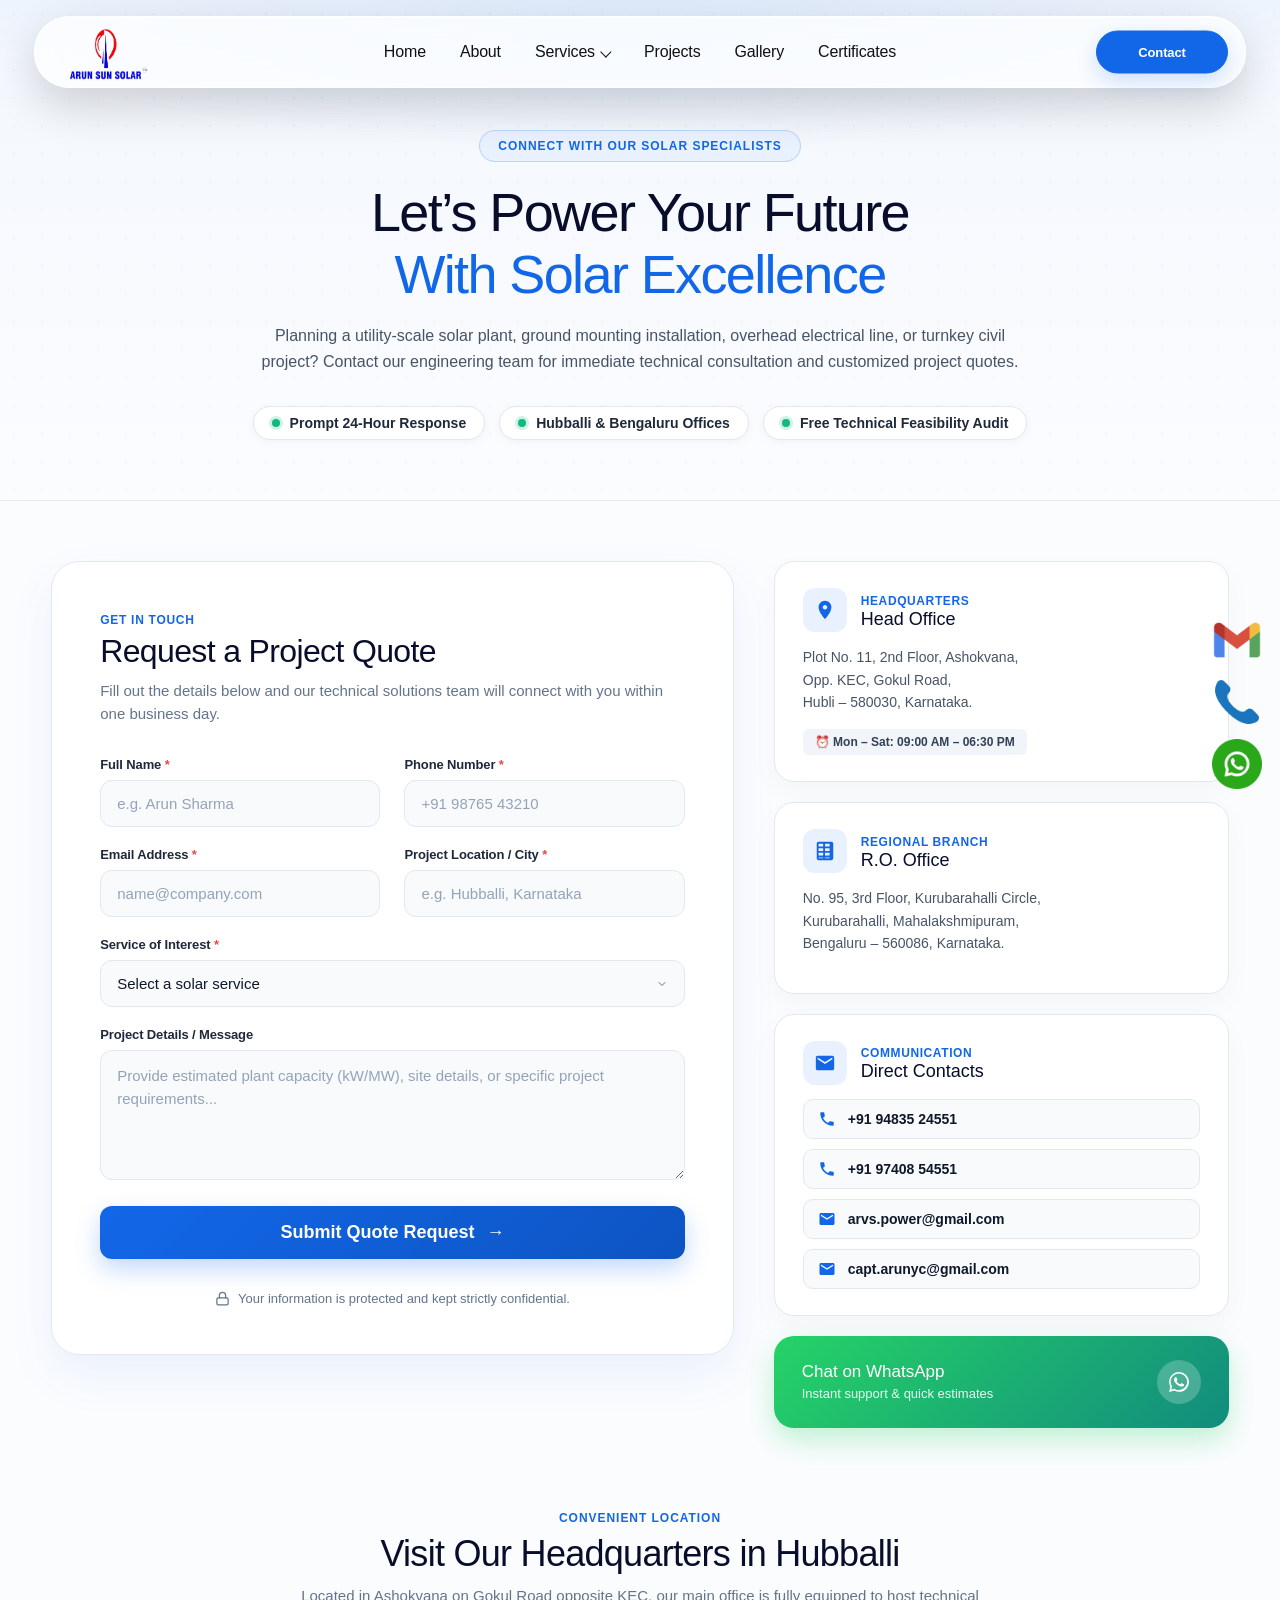
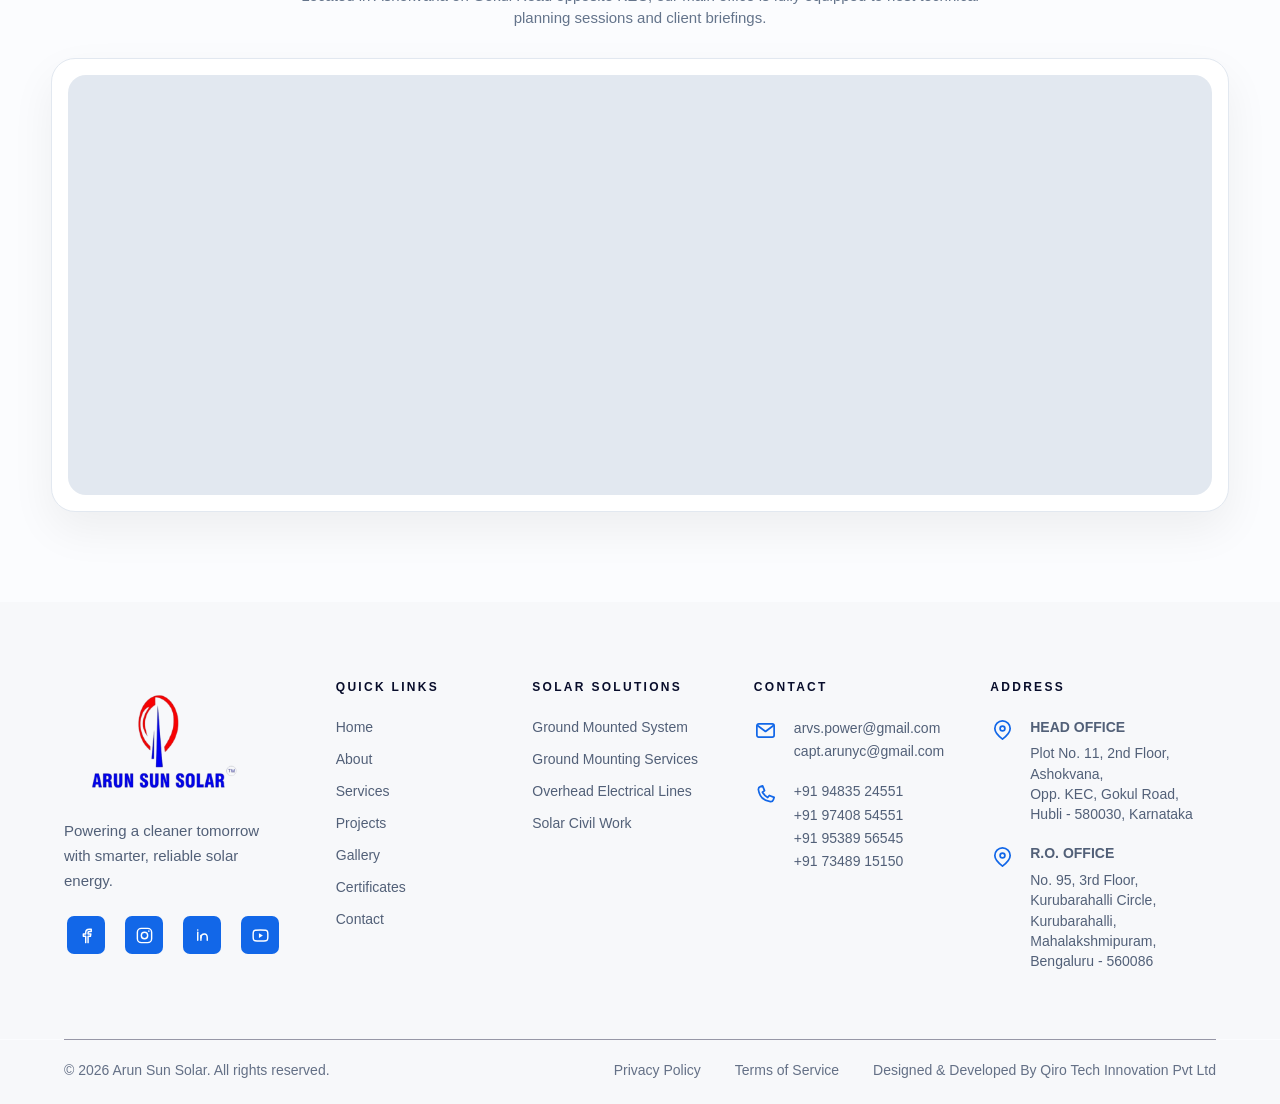
<file: Arun_Sun_Solar_Final/quote.html>
<!DOCTYPE html>
<html lang="en">

<head>
    <meta charset="UTF-8">
    <meta name="viewport" content="width=device-width, initial-scale=1.0">
    <title>Contact Us | Arun Sun Solar - Clean Energy Solutions</title>
    <link rel="icon" type="image/png" href="images/arun-sun-solar-logo.jpg">
    <link rel="preconnect" href="https://fonts.googleapis.com">
    <link rel="preconnect" href="https://fonts.gstatic.com" crossorigin>
    <link href="https://fonts.googleapis.com/css2?family=Inter:wght@300;400;500;600;700;800&display=swap"
        rel="stylesheet">

    <!-- Global CSS -->
    <link rel="stylesheet" href="css/global.css">
    <link rel="stylesheet" href="css/navbar.css">
    <link rel="stylesheet" href="css/quote.css">
    <link rel="stylesheet" href="css/footer.css">
    <link rel="stylesheet" href="./aktiv-grotesk-typography.css">
    <link rel="stylesheet" href="./section-font-size-controls.css">
</head>

<body class="quote-page">

    <!-- =========================================
         MAIN NAVBAR
    ========================================= -->
    <header class="navbar">
        <div class="navbar-container">
            <div class="nav-glass">
                <a href="index.html#home" class="logo" aria-label="Arun Sun Solar Home">
                    <img src="images/arun-sun-solar-logo.jpg" alt="Arun Sun Solar - ISO 9001-2015 Certified Company">
                </a>
                <nav class="nav-menu" aria-label="Primary navigation">
                    <a href="index.html#home">Home</a>
                    <a href="about.html">About</a>
                    <div class="nav-dropdown">
                        <button class="nav-dropdown-trigger" type="button" aria-expanded="false" aria-haspopup="true">
                            <span>Services</span>
                            <span class="nav-dropdown-chevron" aria-hidden="true">⌄</span>
                        </button>
                        <div class="nav-dropdown-menu" role="menu">
                            <a href="service-ground-mounted-work.html" role="menuitem">Solar Ground Mounted Work System</a>
                            <a href="service-ground-mounting.html" role="menuitem">Solar Ground Mounting Services</a>
                            <a href="service-overhead-electrical-lines.html" role="menuitem">Overhead Electrical Line Services</a>
                            <a href="service-solar-civil-work.html" role="menuitem">Solar Civil Work Services</a>
                        </div>
                    </div>
                    <a href="projects.html">Projects</a>
                    <a href="gallery.html">Gallery</a>
                    <a href="certificates.html">Certificates</a>
                </nav>
                <!-- MOBILE NAVIGATION TOGGLE -->
                <button class="mobile-menu-toggle" type="button" aria-label="Open navigation menu"
                    aria-expanded="false" aria-controls="mobileNavigation">
                    <span></span>
                    <span></span>
                    <span></span>
                </button>
            </div>
            <a href="quote.html" class="nav-cta" style="background: #1267E8;">Contact</a>
        </div>
    </header>

    <main>
        <!-- =========================================
             HERO BANNER
        ========================================= -->
        <section class="contact-hero" aria-label="Contact Arun Sun Solar">
            <div class="contact-hero-container">
                <span class="contact-hero-kicker">Connect With Our Solar Specialists</span>
                <h1 class="contact-hero-title">
                    Let’s Power Your Future <br>
                    <span>With Solar Excellence</span>
                </h1>
                <p class="contact-hero-subtitle">
                    Planning a utility-scale solar plant, ground mounting installation, overhead electrical line, or turnkey civil project? Contact our engineering team for immediate technical consultation and customized project quotes.
                </p>

                <div class="contact-hero-badges">
                    <div class="contact-hero-badge">
                        <span class="badge-dot"></span>
                        <span>Prompt 24-Hour Response</span>
                    </div>
                    <div class="contact-hero-badge">
                        <span class="badge-dot"></span>
                        <span>Hubballi &amp; Bengaluru Offices</span>
                    </div>
                    <div class="contact-hero-badge">
                        <span class="badge-dot"></span>
                        <span>Free Technical Feasibility Audit</span>
                    </div>
                </div>
            </div>
        </section>

        <!-- =========================================
             MAIN CONTACT & FORM SECTION
        ========================================= -->
        <section class="contact-main-section">
            <div class="contact-grid">

                <!-- LEFT COLUMN: FORM CARD -->
                <div class="contact-form-card">
                    <div class="contact-form-header">
                        <span class="contact-form-kicker">GET IN TOUCH</span>
                        <h2>Request a Project Quote</h2>
                        <p>Fill out the details below and our technical solutions team will connect with you within one business day.</p>
                    </div>

                    <!-- SUCCESS BANNER -->
                    <div class="form-success-banner" id="formSuccessBanner">
                        <svg width="22" height="22" viewBox="0 0 24 24" fill="none" stroke="#10b981" stroke-width="2.5" stroke-linecap="round" stroke-linejoin="round">
                            <path d="M22 11.08V12a10 10 0 1 1-5.93-9.14"></path>
                            <polyline points="22 4 12 14.01 9 11.01"></polyline>
                        </svg>
                        <span>Thank you! Your quote inquiry has been submitted. Our team will contact you shortly.</span>
                    </div>

                    <form class="contact-form" id="contactInquiryForm">
                        <div class="form-group">
                            <label for="quote-name">Full Name <span>*</span></label>
                            <input id="quote-name" name="name" type="text" placeholder="e.g. Arun Sharma" required>
                        </div>

                        <div class="form-group">
                            <label for="quote-phone">Phone Number <span>*</span></label>
                            <input id="quote-phone" name="phone" type="tel" placeholder="+91 98765 43210" required>
                        </div>

                        <div class="form-group">
                            <label for="quote-email">Email Address <span>*</span></label>
                            <input id="quote-email" name="email" type="email" placeholder="name@company.com" required>
                        </div>

                        <div class="form-group">
                            <label for="quote-address">Project Location / City <span>*</span></label>
                            <input id="quote-address" name="address" type="text" placeholder="e.g. Hubballi, Karnataka" required>
                        </div>

                        <div class="form-group full-width">
                            <label for="quote-interest">Service of Interest <span>*</span></label>
                            <select id="quote-interest" name="interest" required>
                                <option value="" selected disabled>Select a solar service</option>
                                <option>Solar Ground Mounted Work System</option>
                                <option>Solar Ground Mounting Services</option>
                                <option>Overhead Electrical Line Services</option>
                                <option>Solar Civil Work Services</option>
                                <option>Turnkey EPC Solar Projects</option>
                                <option>Other Inquiry / General Consultation</option>
                            </select>
                        </div>

                        <div class="form-group full-width">
                            <label for="quote-message">Project Details / Message</label>
                            <textarea id="quote-message" name="message" placeholder="Provide estimated plant capacity (kW/MW), site details, or specific project requirements..."></textarea>
                        </div>

                        <button class="contact-submit-btn" type="submit">
                            <span>Submit Quote Request</span>
                            <span aria-hidden="true">→</span>
                        </button>

                        <div class="contact-trust-note">
                            <svg width="15" height="15" viewBox="0 0 24 24" fill="none" stroke="currentColor" stroke-width="2" stroke-linecap="round" stroke-linejoin="round">
                                <rect x="3" y="11" width="18" height="11" rx="2" ry="2"></rect>
                                <path d="M7 11V7a5 5 0 0 1 10 0v4"></path>
                            </svg>
                            <span>Your information is protected and kept strictly confidential.</span>
                        </div>
                    </form>
                </div>

                <!-- RIGHT COLUMN: SIDEBAR DETAILS -->
                <div class="contact-sidebar">

                    <!-- HEAD OFFICE -->
                    <div class="info-card">
                        <div class="info-card-top">
                            <div class="info-card-icon">
                                <svg viewBox="0 0 24 24">
                                    <path d="M12 2C8.13 2 5 5.13 5 9c0 5.25 7 13 7 13s7-7.75 7-13c0-3.87-3.13-7-7-7zm0 9.5c-1.38 0-2.5-1.12-2.5-2.5s1.12-2.5 2.5-2.5 2.5 1.12 2.5 2.5-1.12 2.5-2.5 2.5z"/>
                                </svg>
                            </div>
                            <div class="info-card-title-wrap">
                                <span>HEADQUARTERS</span>
                                <h3>Head Office</h3>
                            </div>
                        </div>
                        <div class="info-card-body">
                            <p>
                                <strong>Plot No. 11, 2nd Floor, Ashokvana,</strong><br>
                                Opp. KEC, Gokul Road,<br>
                                Hubli – 580030, Karnataka.
                            </p>
                            <div class="info-card-hours">
                                <span>⏰ Mon – Sat: 09:00 AM – 06:30 PM</span>
                            </div>
                        </div>
                    </div>

                    <!-- REGIONAL OFFICE -->
                    <div class="info-card">
                        <div class="info-card-top">
                            <div class="info-card-icon">
                                <svg viewBox="0 0 24 24">
                                    <path d="M19 2H5c-1.1 0-2 .9-2 2v16c0 1.1.9 2 2 2h14c1.1 0 2-.9 2-2V4c0-1.1-.9-2-2-2zm-7 2h5v3h-5V4zm-2 0v3H5V4h5zm-5 5h5v3H5V9zm7 0h5v3h-5V9zm-7 5h5v3H5v-3zm7 0h5v3h-5v-3zm-7 5h5v1H5v-1zm7 0h5v1h-5v-1z"/>
                                </svg>
                            </div>
                            <div class="info-card-title-wrap">
                                <span>REGIONAL BRANCH</span>
                                <h3>R.O. Office</h3>
                            </div>
                        </div>
                        <div class="info-card-body">
                            <p>
                                <strong>No. 95, 3rd Floor, Kurubarahalli Circle,</strong><br>
                                Kurubarahalli, Mahalakshmipuram,<br>
                                Bengaluru – 560086, Karnataka.
                            </p>
                        </div>
                    </div>

                    <!-- DIRECT CALL & EMAIL -->
                    <div class="info-card">
                        <div class="info-card-top">
                            <div class="info-card-icon">
                                <svg viewBox="0 0 24 24">
                                    <path d="M20 4H4c-1.1 0-1.99.9-1.99 2L2 18c0 1.1.9 2 2 2h16c1.1 0 2-.9 2-2V6c0-1.1-.9-2-2-2zm0 4l-8 5-8-5V6l8 5 8-5v2z"/>
                                </svg>
                            </div>
                            <div class="info-card-title-wrap">
                                <span>COMMUNICATION</span>
                                <h3>Direct Contacts</h3>
                            </div>
                        </div>
                        <div class="info-card-body">
                            <div class="info-links-grid">
                                <a href="tel:+919483524551" class="contact-quick-link">
                                    <svg viewBox="0 0 24 24"><path d="M6.62 10.79a15.053 15.053 0 006.59 6.59l2.2-2.2c.27-.27.67-.36 1.02-.24 1.12.37 2.33.57 3.57.57.55 0 1 .45 1 1V20c0 .55-.45 1-1 1-9.39 0-17-7.61-17-17 0-.55.45-1 1-1h3.5c.55 0 1 .45 1 1 0 1.25.2 2.45.57 3.57.11.35.03.74-.25 1.02l-2.2 2.2z"/></svg>
                                    <span>+91 94835 24551</span>
                                </a>
                                <a href="tel:+919740854551" class="contact-quick-link">
                                    <svg viewBox="0 0 24 24"><path d="M6.62 10.79a15.053 15.053 0 006.59 6.59l2.2-2.2c.27-.27.67-.36 1.02-.24 1.12.37 2.33.57 3.57.57.55 0 1 .45 1 1V20c0 .55-.45 1-1 1-9.39 0-17-7.61-17-17 0-.55.45-1 1-1h3.5c.55 0 1 .45 1 1 0 1.25.2 2.45.57 3.57.11.35.03.74-.25 1.02l-2.2 2.2z"/></svg>
                                    <span>+91 97408 54551</span>
                                </a>
                                <a href="mailto:arvs.power@gmail.com" class="contact-quick-link">
                                    <svg viewBox="0 0 24 24"><path d="M20 4H4c-1.1 0-1.99.9-1.99 2L2 18c0 1.1.9 2 2 2h16c1.1 0 2-.9 2-2V6c0-1.1-.9-2-2-2zm0 4l-8 5-8-5V6l8 5 8-5v2z"/></svg>
                                    <span>arvs.power@gmail.com</span>
                                </a>
                                <a href="mailto:capt.arunyc@gmail.com" class="contact-quick-link">
                                    <svg viewBox="0 0 24 24"><path d="M20 4H4c-1.1 0-1.99.9-1.99 2L2 18c0 1.1.9 2 2 2h16c1.1 0 2-.9 2-2V6c0-1.1-.9-2-2-2zm0 4l-8 5-8-5V6l8 5 8-5v2z"/></svg>
                                    <span>capt.arunyc@gmail.com</span>
                                </a>
                            </div>
                        </div>
                    </div>

                    <!-- WHATSAPP FAST CHAT -->
                    <a href="https://wa.me/919483524551" target="_blank" rel="noopener noreferrer" class="whatsapp-action-card">
                        <div class="whatsapp-content">
                            <h3>Chat on WhatsApp</h3>
                            <p>Instant support &amp; quick estimates</p>
                        </div>
                        <div class="whatsapp-icon-btn" aria-hidden="true">
                            <svg viewBox="0 0 24 24">
                                <path d="M12.04 2c-5.46 0-9.91 4.45-9.91 9.91 0 1.75.46 3.45 1.32 4.95L2.05 22l5.25-1.38c1.45.79 3.08 1.21 4.74 1.21 5.46 0 9.91-4.45 9.91-9.91 0-2.65-1.03-5.14-2.9-7.01A9.816 9.816 0 0012.04 2zm0 18.15c-1.52 0-3.01-.41-4.31-1.18l-.31-.18-3.2.84.85-3.12-.2-.32a8.19 8.19 0 01-1.26-4.38c0-4.54 3.7-8.24 8.24-8.24 2.2 0 4.27.86 5.82 2.42a8.18 8.18 0 012.41 5.83c.01 4.54-3.69 8.23-8.25 8.23zm4.52-6.17c-.25-.12-1.47-.72-1.69-.81-.23-.08-.39-.12-.56.12-.17.25-.64.81-.79.97-.14.17-.29.19-.54.06-.25-.12-1.05-.39-1.99-1.23-.74-.66-1.23-1.47-1.38-1.72-.14-.25-.02-.38.11-.5.11-.11.25-.29.37-.43.12-.14.17-.25.25-.41.08-.17.04-.31-.02-.43s-.56-1.34-.76-1.84c-.2-.48-.41-.42-.56-.43h-.48c-.17 0-.43.06-.66.31-.22.25-.86.84-.86 2.05s.88 2.38 1 2.54c.12.17 1.74 2.65 4.2 3.72.59.25 1.05.41 1.41.52.59.19 1.13.16 1.56.1.48-.07 1.47-.6 1.67-1.18.21-.58.21-1.07.15-1.18-.07-.1-.23-.17-.48-.29z"/>
                            </svg>
                        </div>
                    </a>

                </div>

            </div>
        </section>

        <!-- =========================================
             MAP SECTION
        ========================================= -->
        <section class="contact-map-section" aria-labelledby="map-section-title">
            <div class="map-header">
                <span class="map-kicker">CONVENIENT LOCATION</span>
                <h2 id="map-section-title">Visit Our Headquarters in Hubballi</h2>
                <p>Located in Ashokvana on Gokul Road opposite KEC, our main office is fully equipped to host technical planning sessions and client briefings.</p>
            </div>

            <div class="map-card-wrapper">
                <div class="map-iframe-container">
                    <iframe
                        src="https://www.google.com/maps?q=Arun%20Sun%20Solar%2C%2011%20Gokul%20Road%2C%20Ashok%20Vana%2C%20Gandhi%20Nagar%2C%20Hubballi%2C%20Karnataka%20580030&output=embed"
                        title="Arun Sun Solar location on Google Maps"
                        loading="lazy"
                        referrerpolicy="no-referrer-when-downgrade"
                        allowfullscreen>
                    </iframe>
                </div>
            </div>
        </section>
    </main>

    <!-- =========================================
         GLOBAL FOOTER
    ========================================= -->
    <footer class="footer">
        <div class="footer-container">

            <!-- BRAND INFO -->
            <div class="footer-brand">
                <img src="images/logo/footer-logo.png" alt="Arun Sun Solar" class="footer-logo">
                <p>
                    Powering a cleaner tomorrow with smarter, reliable solar energy.
                </p>

                <!-- SOCIAL LINKS -->
                <div class="footer-social-links" aria-label="Social media links">
                    <a href="#" aria-label="Facebook">
                        <span class="social-icon">
                            <svg viewBox="0 0 24 24" aria-hidden="true">
                                <path d="M14 21v-8h3l.5-3H14V8.5c0-1 .3-1.5 1.6-1.5H18V4.2C17.4 4.1 16.5 4 15.5 4 12.5 4 11 5.8 11 8.3V10H8v3h3v8"></path>
                            </svg>
                        </span>
                    </a>
                    <a href="#" aria-label="Instagram">
                        <span class="social-icon">
                            <svg viewBox="0 0 24 24" aria-hidden="true">
                                <rect x="3" y="3" width="18" height="18" rx="5"></rect>
                                <circle cx="12" cy="12" r="4"></circle>
                                <circle class="instagram-dot" cx="17.5" cy="6.5" r="1"></circle>
                            </svg>
                        </span>
                    </a>
                    <a href="#" aria-label="LinkedIn">
                        <span class="social-icon">
                            <svg viewBox="0 0 24 24" aria-hidden="true">
                                <path d="M6 8v10"></path>
                                <circle class="linkedin-dot" cx="6" cy="5" r="1"></circle>
                                <path d="M10 18v-6"></path>
                                <path d="M10 15c0-3 2-5 4.5-5 2.5 0 3.5 2 3.5 5v3"></path>
                            </svg>
                        </span>
                    </a>
                    <a href="#" aria-label="YouTube">
                        <span class="social-icon">
                            <svg viewBox="0 0 24 24" aria-hidden="true">
                                <path d="M21 7.5c-.2-1.1-1.1-2-2.2-2.2C17.2 5 12 5 12 5s-5.2 0-6.8.3C4.1 5.5 3.2 6.4 3 7.5 2.7 9.1 2.7 12 2.7 12s0 2.9.3 4.5c.2 1.1 1.1 2 2.2 2.2C6.8 19 12 19 12 19s5.2 0 6.8-.3c1.1-.2 2-1.1 2.2-2.2.3-1.6.3-4.5.3-4.5s0-2.9-.3-4.5z"></path>
                                <polygon class="youtube-play" points="10,9 10,15 15,12"></polygon>
                            </svg>
                        </span>
                    </a>
                </div>
            </div>

            <!-- QUICK LINKS -->
            <div class="footer-column">
                <h3>QUICK LINKS</h3>
                <ul>
                    <li><a href="index.html#home">Home</a></li>
                    <li><a href="about.html">About</a></li>
                    <li><a href="service-ground-mounted-work.html">Services</a></li>
                    <li><a href="projects.html">Projects</a></li>
                    <li><a href="gallery.html">Gallery</a></li>
                    <li><a href="certificates.html">Certificates</a></li>
                    <li><a href="quote.html">Contact</a></li>
                </ul>
            </div>

            <!-- SERVICES -->
            <div class="footer-column">
                <h3>SOLAR SOLUTIONS</h3>
                <ul>
                    <li><a href="service-ground-mounted-work.html">Ground Mounted System</a></li>
                    <li><a href="service-ground-mounting.html">Ground Mounting Services</a></li>
                    <li><a href="service-overhead-electrical-lines.html">Overhead Electrical Lines</a></li>
                    <li><a href="service-solar-civil-work.html">Solar Civil Work</a></li>
                </ul>
            </div>

            <!-- CONTACT -->
            <div class="footer-column footer-contact">
                <h3>CONTACT</h3>
                <div class="footer-contact-list">
                    <div class="footer-contact-item">
                        <span aria-hidden="true" class="contact-icon">
                            <svg viewbox="0 0 24 24">
                                <rect height="14" rx="2" width="18" x="3" y="5"></rect>
                                <path d="m4 7 8 6 8-6"></path>
                            </svg>
                        </span>
                        <div class="contact-details">
                            <a href="mailto:arvs.power@gmail.com">arvs.power@gmail.com</a>
                            <a href="mailto:capt.arunyc@gmail.com">capt.arunyc@gmail.com</a>
                        </div>
                    </div>
                    <div class="footer-contact-item">
                        <span aria-hidden="true" class="contact-icon">
                            <svg viewbox="0 0 24 24">
                                <path d="M6.6 3.8 9 3l2 5-2.2 1.7a15.5 15.5 0 0 0 5.5 5.5L16 13l5 2-.8 2.4a3 3 0 0 1-3.1 2C10.2 18.4 5.6 13.8 4.6 6.9a3 3 0 0 1 2-3.1Z"></path>
                            </svg>
                        </span>
                        <div class="contact-details">
                            <a href="tel:+919483524551">+91 94835 24551</a>
                            <a href="tel:+919740854551">+91 97408 54551</a>
                            <a href="tel:+919538956545">+91 95389 56545</a>
                            <a href="tel:+917348915150">+91 73489 15150</a>
                        </div>
                    </div>
                </div>
            </div>

            <!-- ADDRESS -->
            <div class="footer-column footer-address-column">
                <h3>ADDRESS</h3>
                <div class="footer-contact-list">
                    <div class="footer-contact-item footer-address">
                        <span aria-hidden="true" class="contact-icon">
                            <svg viewbox="0 0 24 24">
                                <path d="M20 10c0 5-8 11-8 11S4 15 4 10a8 8 0 1 1 16 0Z"></path>
                                <circle cx="12" cy="10" r="2.5"></circle>
                            </svg>
                        </span>
                        <div class="contact-details">
                            <strong>HEAD OFFICE</strong>
                            <span>Plot No. 11, 2nd Floor, Ashokvana,<br>Opp. KEC, Gokul Road,<br>Hubli - 580030, Karnataka</span>
                        </div>
                    </div>
                    <div class="footer-contact-item footer-address">
                        <span aria-hidden="true" class="contact-icon">
                            <svg viewbox="0 0 24 24">
                                <path d="M20 10c0 5-8 11-8 11S4 15 4 10a8 8 0 1 1 16 0Z"></path>
                                <circle cx="12" cy="10" r="2.5"></circle>
                            </svg>
                        </span>
                        <div class="contact-details">
                            <strong>R.O. OFFICE</strong>
                            <span>No. 95, 3rd Floor, Kurubarahalli Circle,<br>Kurubarahalli, Mahalakshmipuram,<br>Bengaluru - 560086</span>
                        </div>
                    </div>
                </div>
            </div>

        </div>
    </footer>

    <!-- FOOTER BOTTOM -->
    <div class="footer-bottom">
        <p>© 2026 Arun Sun Solar. All rights reserved.</p>
        <div class="footer-legal">
            <a href="#">Privacy Policy</a>
            <a href="#">Terms of Service</a>
            <a href="https://qirotec.com/">Designed &amp; Developed By Qiro Tech Innovation Pvt Ltd</a>
        </div>
    </div>

    <!-- FIXED FLOATING CONTACT ACTIONS -->
    <div class="floating-contact-actions" aria-label="Quick contact options">
        <a href="mailto:arvs.power@gmail.com" aria-label="Email Arun Sun Solar">
            <img src="images/floating/communication.png" alt="Email">
        </a>
        <a href="tel:+919483524551" aria-label="Call Arun Sun Solar">
            <img src="images/floating/phone.png" alt="Phone">
        </a>
        <a href="https://wa.me/919483524551" target="_blank" rel="noopener noreferrer"
            aria-label="WhatsApp Arun Sun Solar">
            <img src="images/floating/whatsapp.png" alt="WhatsApp">
        </a>
    </div>

    <!-- SCRIPTS -->
    <script src="js/mobile-nav.js"></script>
    <script>
        document.addEventListener("DOMContentLoaded", function () {
            const form = document.getElementById("contactInquiryForm");
            const banner = document.getElementById("formSuccessBanner");

            if (form && banner) {
                form.addEventListener("submit", function (e) {
                    e.preventDefault();
                    banner.classList.add("is-active");
                    banner.scrollIntoView({ behavior: "smooth", block: "nearest" });
                    form.reset();

                    setTimeout(function () {
                        banner.classList.remove("is-active");
                    }, 6000);
                });
            }
        });
    </script>
</body>

</html>
</file>
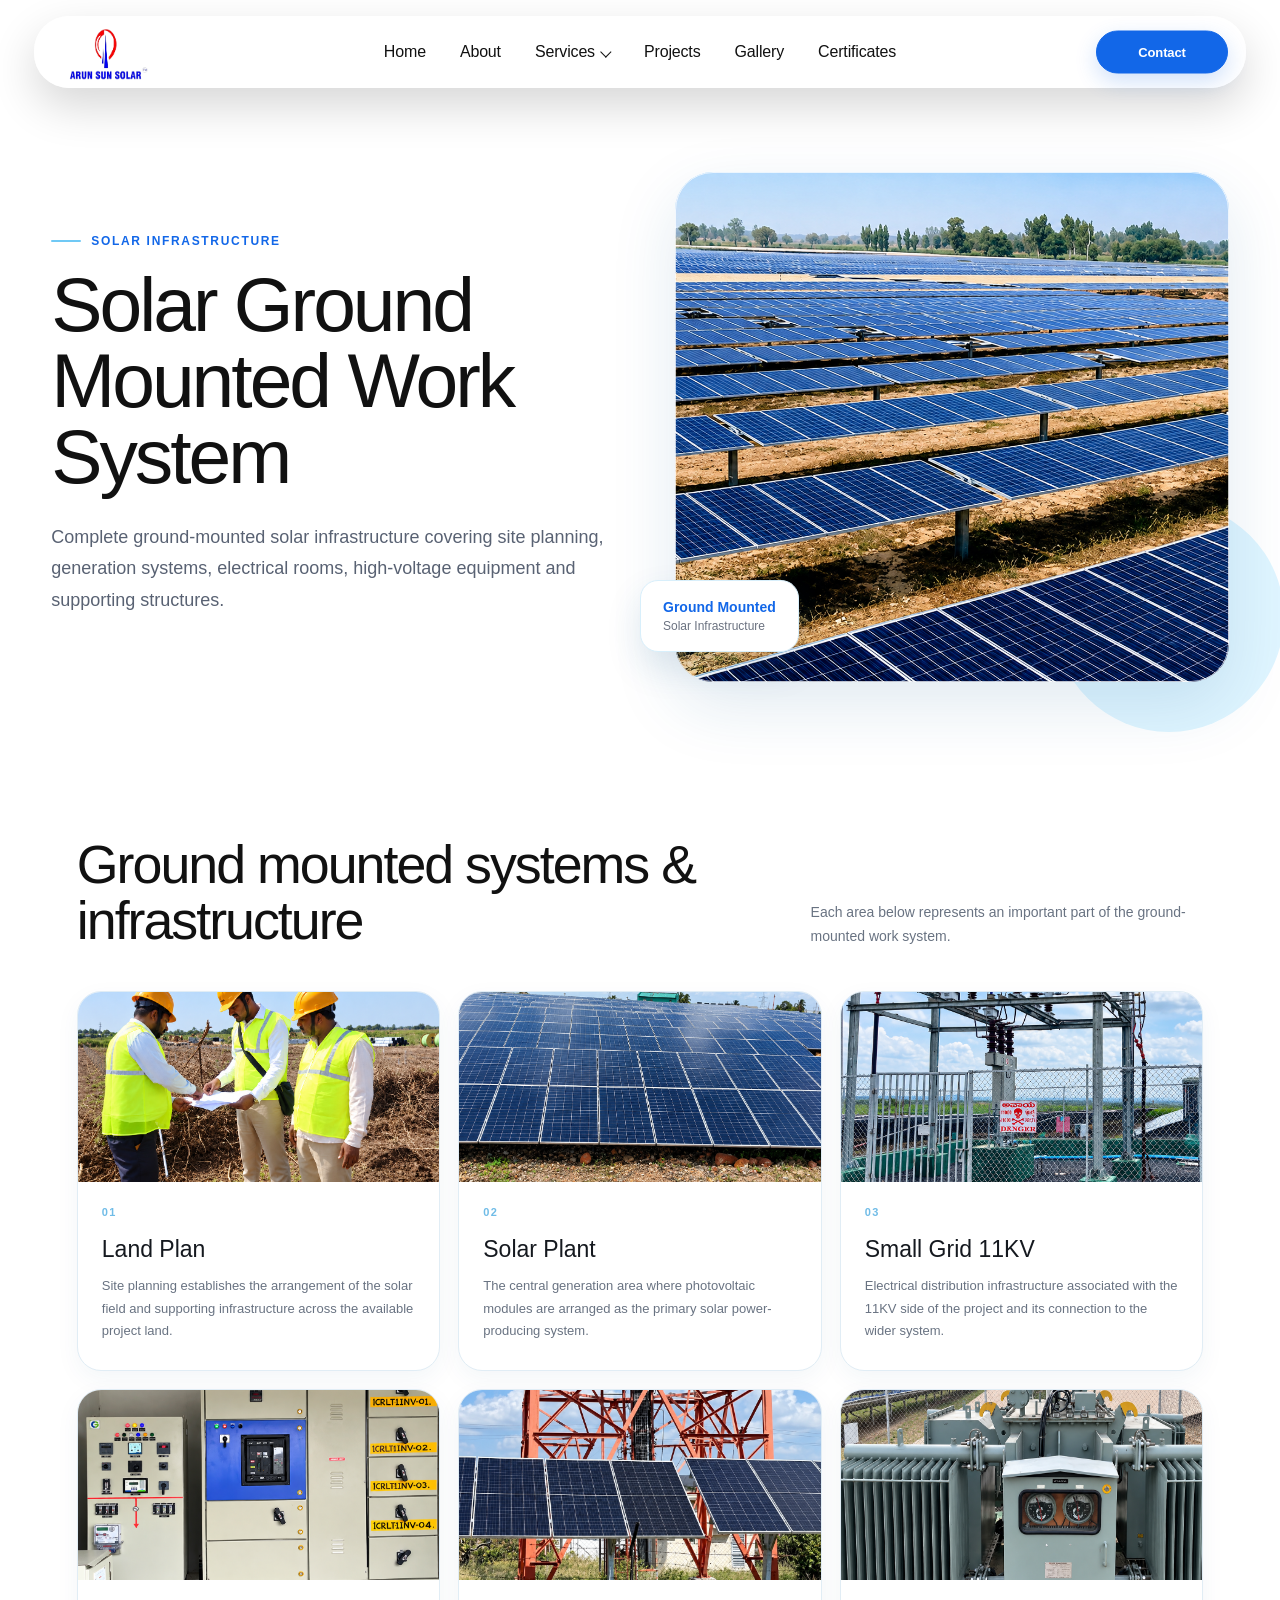
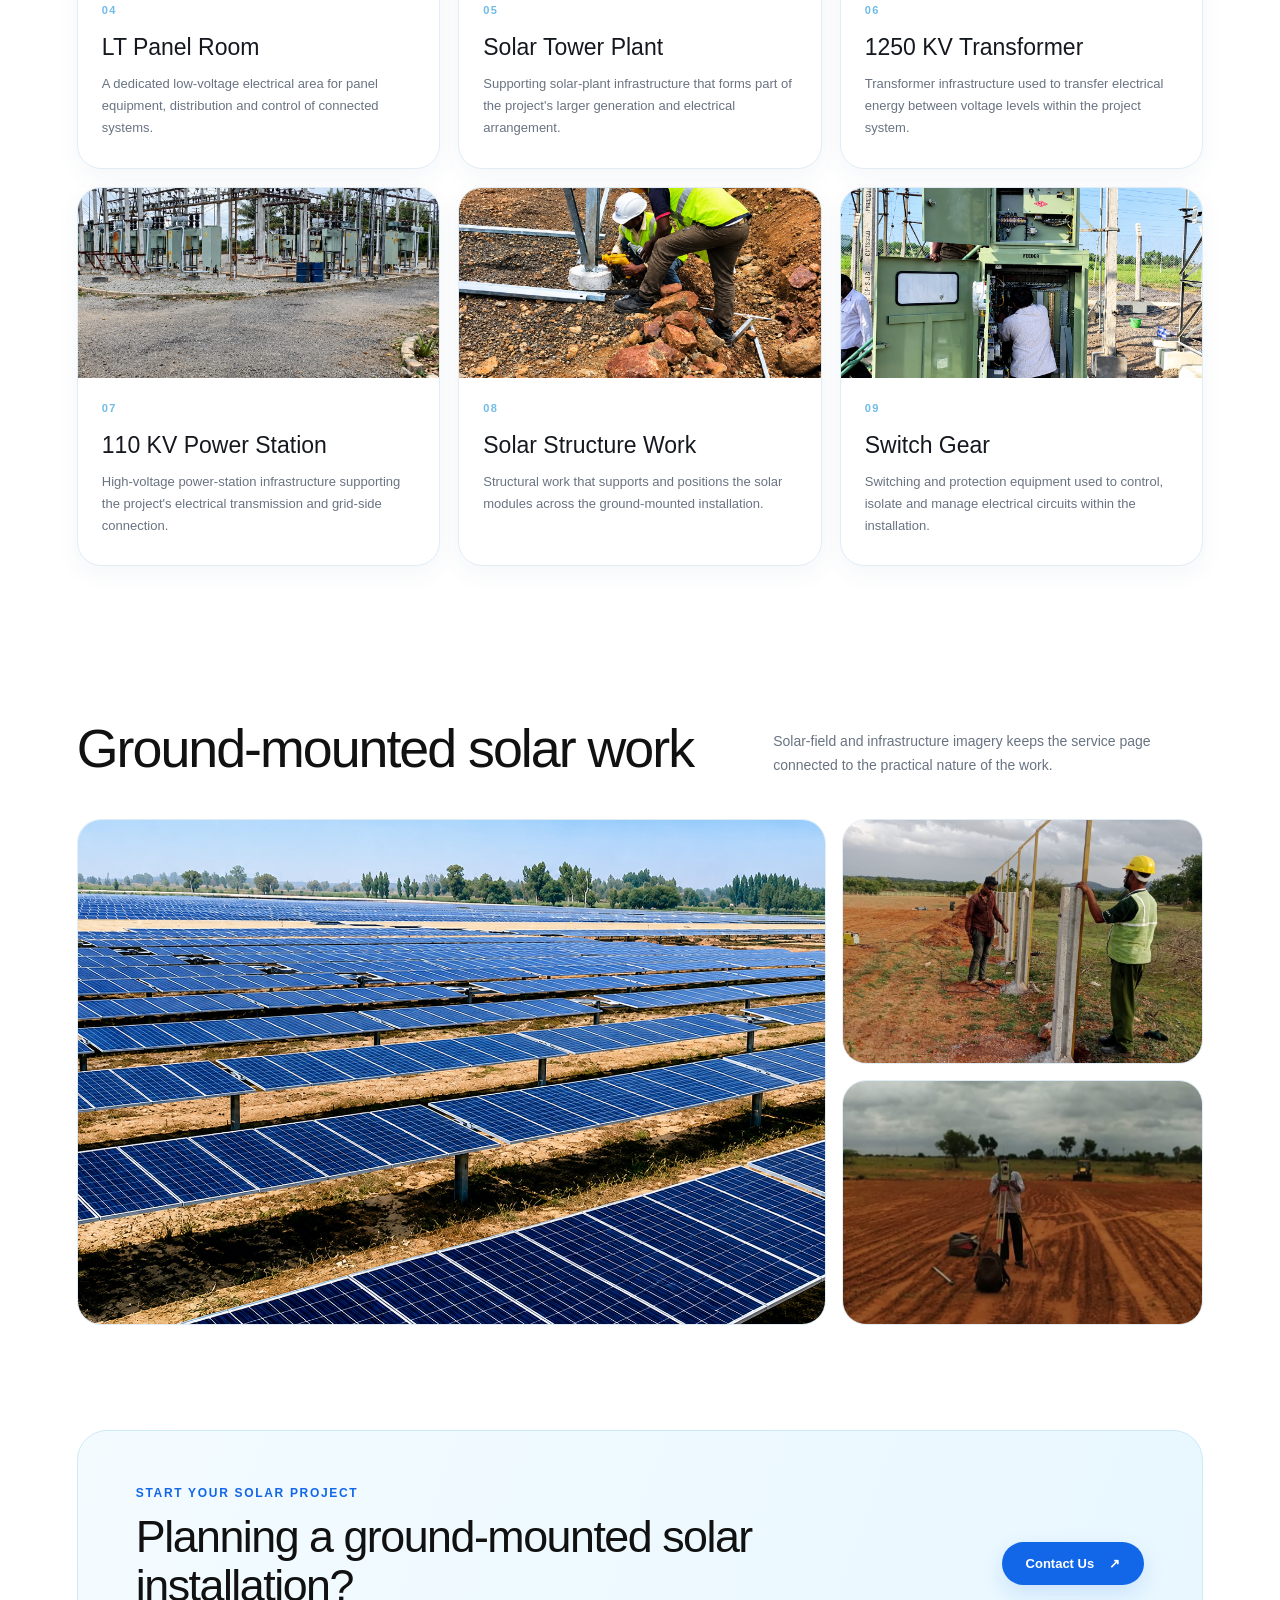
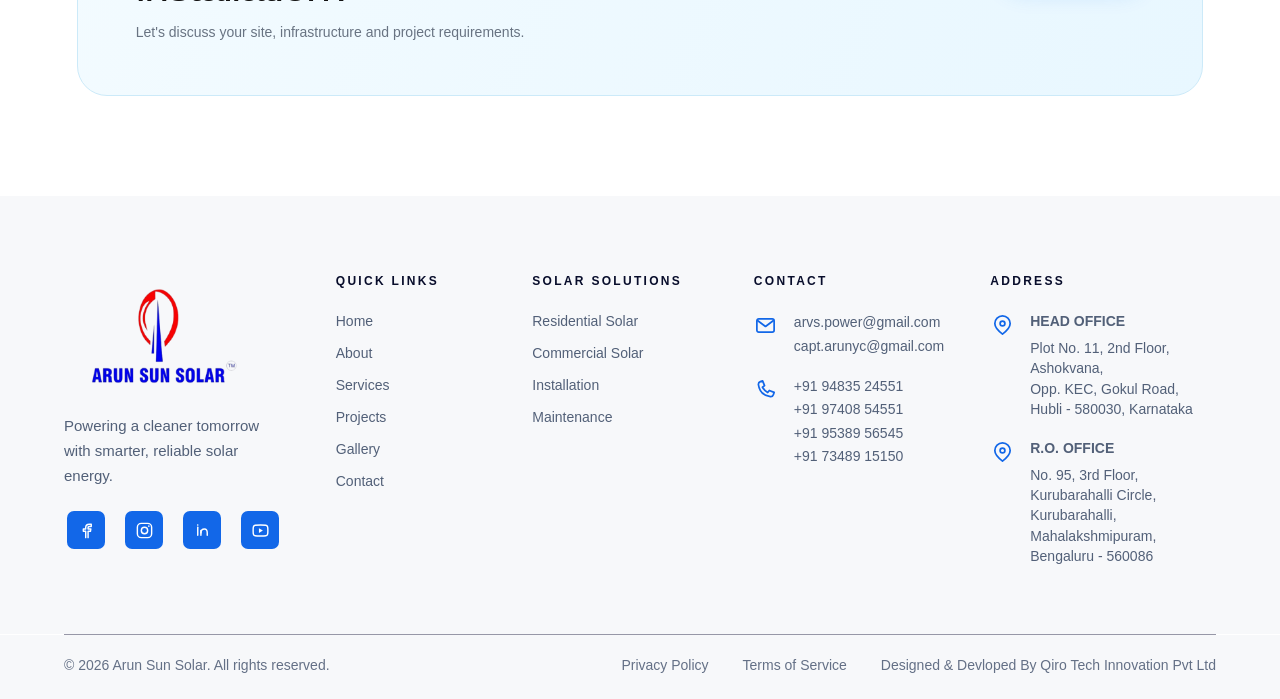
<file: Arun_Sun_Solar_Final/service-ground-mounted-work.html>
<!DOCTYPE html>
<html lang="en">

<head>
    <meta charset="UTF-8">
    <meta name="viewport" content="width=device-width, initial-scale=1.0">
    <title>Solar Ground Mounted Work System | Arun Sun Solar</title>
    <link rel="icon" type="image/png" href="images/arun-sun-solar-logo.jpg">
    <link rel="stylesheet" href="css/global.css">
    <link rel="stylesheet" href="css/navbar.css">
    <link rel="stylesheet" href="css/footer.css">
    <link rel="stylesheet" href="aktiv-grotesk-typography.css">
    <link rel="stylesheet" href="css/service-detail.css">
</head>

<body class="service-detail-page">
    <header class="navbar">
        <div class="navbar-container">
            <div class="nav-glass">
                <a href="index.html#home" class="logo" aria-label="Arun Sun Solar Home">
                    <img src="images/arun-sun-solar-logo.jpg" alt="Arun Sun Solar - ISO 9001-2015 Certified Company">
                </a>
                <nav class="nav-menu" aria-label="Primary navigation">
                    <a href="index.html#home">Home</a>
                    <a href="about.html">About</a>
                    <div class="nav-dropdown">
                        <button class="nav-dropdown-trigger" type="button" aria-expanded="false" aria-haspopup="true">
                            <span>Services</span><span class="nav-dropdown-chevron" aria-hidden="true">⌄</span>
                        </button>
                        <div class="nav-dropdown-menu" role="menu">
                            <a href="service-ground-mounted-work.html" role="menuitem">Solar Ground Mounted Work System</a>
                            <a href="service-ground-mounting.html" role="menuitem">Solar Ground Mounting Services</a>
                            <a href="service-overhead-electrical-lines.html" role="menuitem">Overhead Electrical Line Services</a>
                            <a href="service-solar-civil-work.html" role="menuitem">Solar Civil Work Services</a>
                        </div>
                    </div>
                    <a href="projects.html">Projects</a>
                    <a href="gallery.html">Gallery</a>
                    <a href="certificates.html">Certificates</a>
                </nav>
                <button class="mobile-menu-toggle" type="button" aria-label="Open navigation menu" aria-expanded="false"
                    aria-controls="mobileNavigation">
                    <span></span><span></span><span></span>
                </button>
            </div>
            <a href="quote.html" class="nav-cta">Contact</a>
        </div>
    </header>

    <main>
        <section class="service-detail-hero" aria-labelledby="service-title">
            <div class="service-hero-copy">
                <span class="service-detail-eyebrow">Solar Infrastructure</span>
                <h1 class="service-detail-title" id="service-title">Solar Ground Mounted Work System</h1>
                <p class="service-detail-subtitle">Complete ground-mounted solar infrastructure covering site planning,
                    generation systems, electrical rooms, high-voltage equipment and supporting structures.</p>
                <!-- <a class="service-hero-button" href="quote.html">Discuss Your Project <span>↗</span></a> -->
            </div>
            <div class="service-hero-visual">
                <div class="service-hero-image-frame">
                    <img src="images/services/ground-mounted/hero-ground-mounted.jpg"
                        alt="Large ground-mounted solar panel field">
                </div>
                <div class="service-hero-accent"></div>
                <div class="service-hero-stat"><strong>Ground Mounted</strong><span>Solar Infrastructure</span></div>
            </div>
        </section>

        <!-- <section class="service-detail-section service-overview">
            <div class="service-overview-label">
                <span class="service-detail-kicker">01 / Overview</span>
                <div class="service-line"></div>
            </div>
            <div class="service-overview-content">
                <h2 class="service-detail-heading">A complete foundation for utility-scale solar generation.</h2>
                <p class="service-detail-copy">A ground-mounted solar installation brings together the physical site,
                    photovoltaic generation area and electrical infrastructure required to move generated power into the
                    grid. The service scope covers the major elements of the site from the land plan and solar plant
                    through panel-room infrastructure, transformer equipment, power-station systems, solar structures
                    and switch gear.</p>
                <p class="service-detail-copy">The work is organised around a connected site system, helping each part
                    of the installation work together from the solar field to the electrical distribution side.</p>
            </div>
        </section> -->

        <section class="service-detail-section service-components" aria-labelledby="components-heading">
            <div class="service-section-heading-row">
                <div>
                    <!-- <span class="service-detail-kicker">02 / Service Scope</span> -->
                    <h2 class="service-detail-heading" id="components-heading">Ground mounted systems &amp;
                        infrastructure</h2>
                </div>
                <p>Each area below represents an important part of the ground-mounted work system.</p>
            </div>

            <div class="service-detail-grid">
                <article class="service-system-card">
                    <div class="service-card-image"><img
                            src="images/services/ground-mounted/land-planning.jpg"
                            alt="Solar panels across an open field"></div>
                    <div class="service-card-body"><span>01</span>
                        <h3>Land Plan</h3>
                        <p>Site planning establishes the arrangement of the solar field and supporting infrastructure
                            across the available project land.</p>
                    </div>
                </article>
                <article class="service-system-card">
                    <div class="service-card-image"><img
                            src="images/services/ground-mounted/solar-plant.jpg"
                            alt="Rows of photovoltaic panels in a solar station"></div>
                    <div class="service-card-body"><span>02</span>
                        <h3>Solar Plant</h3>
                        <p>The central generation area where photovoltaic modules are arranged as the primary solar
                            power-producing system.</p>
                    </div>
                </article>
                <article class="service-system-card">
                    <div class="service-card-image"><img
                            src="images/services/ground-mounted/11kv-grid.jpg"
                            alt="High voltage electrical substation equipment"></div>
                    <div class="service-card-body"><span>03</span>
                        <h3>Small Grid 11KV</h3>
                        <p>Electrical distribution infrastructure associated with the 11KV side of the project and its
                            connection to the wider system.</p>
                    </div>
                </article>
                <article class="service-system-card">
                    <div class="service-card-image"><img
                            src="images/services/ground-mounted/lt-panel-room.jpg"
                            alt="Electrical panel with circuit breakers"></div>
                    <div class="service-card-body"><span>04</span>
                        <h3>LT Panel Room</h3>
                        <p>A dedicated low-voltage electrical area for panel equipment, distribution and control of
                            connected systems.</p>
                    </div>
                </article>
                <article class="service-system-card">
                    <div class="service-card-image"><img
                            src="images/services/ground-mounted/solar-tower-plant.jpg"
                            alt="Solar installation work"></div>
                    <div class="service-card-body"><span>05</span>
                        <h3>Solar Tower Plant</h3>
                        <p>Supporting solar-plant infrastructure that forms part of the project's larger generation and
                            electrical arrangement.</p>
                    </div>
                </article>
                <article class="service-system-card">
                    <div class="service-card-image"><img
                            src="images/services/ground-mounted/transformer.jpg"
                            alt="Power station electrical equipment"></div>
                    <div class="service-card-body"><span>06</span>
                        <h3>1250 KV Transformer</h3>
                        <p>Transformer infrastructure used to transfer electrical energy between voltage levels within
                            the project system.</p>
                    </div>
                </article>
                <article class="service-system-card">
                    <div class="service-card-image"><img
                            src="images/services/ground-mounted/110kv-power-station.jpg"
                            alt="Electrical power station equipment"></div>
                    <div class="service-card-body"><span>07</span>
                        <h3>110 KV Power Station</h3>
                        <p>High-voltage power-station infrastructure supporting the project's electrical transmission
                            and grid-side connection.</p>
                    </div>
                </article>
                <article class="service-system-card">
                    <div class="service-card-image"><img
                            src="images/services/ground-mounted/solar-structure-work.jpg"
                            alt="Ground mounted solar structure and panels"></div>
                    <div class="service-card-body"><span>08</span>
                        <h3>Solar Structure Work</h3>
                        <p>Structural work that supports and positions the solar modules across the ground-mounted
                            installation.</p>
                    </div>
                </article>
                <article class="service-system-card">
                    <div class="service-card-image"><img
                            src="images/services/ground-mounted/switchgear.jpg"
                            alt="Electrical switchgear and control panel"></div>
                    <div class="service-card-body"><span>09</span>
                        <h3>Switch Gear</h3>
                        <p>Switching and protection equipment used to control, isolate and manage electrical circuits
                            within the installation.</p>
                    </div>
                </article>
            </div>
        </section>

        <!-- <section class="service-detail-section service-workflow" aria-labelledby="workflow-heading">
            <div class="service-workflow-panel">
                <div class="service-workflow-copy">
                    <span class="service-detail-kicker">03 / Project Approach</span>
                    <h2 class="service-detail-heading" id="workflow-heading">From planned site to connected solar
                        infrastructure.</h2>
                    <p class="service-detail-copy">Ground-mounted work is most effective when civil, structural, solar
                        and electrical activities are coordinated as one project system. The major work areas can be
                        organised from the site plan through solar-field construction and finally into the electrical
                        infrastructure.</p>
                </div>
                <div class="service-steps">
                    <div class="service-step"><span>01</span>
                        <div>
                            <h3>Site &amp; Land Planning</h3>
                            <p>Define the solar field arrangement and supporting infrastructure.</p>
                        </div>
                    </div>
                    <div class="service-step"><span>02</span>
                        <div>
                            <h3>Solar &amp; Structure</h3>
                            <p>Establish the panel field and its supporting solar structures.</p>
                        </div>
                    </div>
                    <div class="service-step"><span>03</span>
                        <div>
                            <h3>Electrical Infrastructure</h3>
                            <p>Coordinate panels, LT systems, transformers, substations and switch gear.</p>
                        </div>
                    </div>
                    <div class="service-step"><span>04</span>
                        <div>
                            <h3>Grid-Side Systems</h3>
                            <p>Integrate the high-voltage power-station side of the installation.</p>
                        </div>
                    </div>
                </div>
            </div>
        </section> -->

        <section class="service-detail-section service-gallery" aria-labelledby="gallery-heading">
            <div class="service-section-heading-row">
                <div>
                    <!-- <span class="service-detail-kicker">04 / In The Field</span> -->
                    <h2 class="service-detail-heading" id="gallery-heading">Ground-mounted solar work</h2>
                </div>
                <p>Solar-field and infrastructure imagery keeps the service page connected to the practical nature of
                    the work.</p>
            </div>
            <div class="service-gallery-grid">
                <figure class="service-gallery-item service-gallery-large"><img
                        src="images/services/ground-mounted/hero-ground-mounted.jpg"
                        alt="Ground mounted solar field"></figure>
                <figure class="service-gallery-item"><img src="images/gallery/solar-site-structure-installation.jpg"
                        alt="Solar structure installation work"></figure>
                <figure class="service-gallery-item"><img src="images/gallery/solar-site-survey-ground-preparation.jpg"
                        alt="Solar site survey and ground preparation"></figure>
            </div>
        </section>

        <section class="service-detail-cta">
            <div>
                <span class="service-detail-kicker">Start your solar project</span>
                <h2>Planning a ground-mounted solar installation?</h2>
                <p>Let's discuss your site, infrastructure and project requirements.</p>
            </div>
            <a href="quote.html">Contact Us <span>↗</span></a>
        </section>

        <footer class="footer">

            <div class="footer-container">

                <!-- ARUN SUN SOLAR BRAND -->
                <div class="footer-brand">

                    <img src="images/logo/footer-logo.png" alt="Arun Sun Solar" class="footer-logo">

                    <p>
                        Powering a cleaner tomorrow with smarter,
                        reliable solar energy.
                    </p>

                    <!-- SOCIAL ICONS -->
                    <div class="footer-social-links" aria-label="Social media links">

                        <!-- Facebook -->
                        <a href="#" aria-label="Facebook">
                            <span class="social-icon">
                                <svg viewBox="0 0 24 24" aria-hidden="true">
                                    <path
                                        d="M14 21v-8h3l.5-3H14V8.5c0-1 .3-1.5 1.6-1.5H18V4.2C17.4 4.1 16.5 4 15.5 4 12.5 4 11 5.8 11 8.3V10H8v3h3v8">
                                    </path>
                                </svg>
                            </span>
                        </a>

                        <!-- Instagram -->
                        <a href="#" aria-label="Instagram">
                            <span class="social-icon">
                                <svg viewBox="0 0 24 24" aria-hidden="true">
                                    <rect x="3" y="3" width="18" height="18" rx="5"></rect>
                                    <circle cx="12" cy="12" r="4"></circle>
                                    <circle class="instagram-dot" cx="17.5" cy="6.5" r="1"></circle>
                                </svg>
                            </span>
                        </a>

                        <!-- LinkedIn -->
                        <a href="#" aria-label="LinkedIn">
                            <span class="social-icon">
                                <svg viewBox="0 0 24 24" aria-hidden="true">
                                    <path d="M6 8v10"></path>
                                    <circle class="linkedin-dot" cx="6" cy="5" r="1"></circle>
                                    <path d="M10 18v-6"></path>
                                    <path d="M10 15c0-3 2-5 4.5-5 2.5 0 3.5 2 3.5 5v3"></path>
                                </svg>
                            </span>
                        </a>

                        <!-- YouTube -->
                        <a href="#" aria-label="YouTube">
                            <span class="social-icon">
                                <svg viewBox="0 0 24 24" aria-hidden="true">
                                    <path
                                        d="M21 7.5c-.2-1.1-1.1-2-2.2-2.2C17.2 5 12 5 12 5s-5.2 0-6.8.3C4.1 5.5 3.2 6.4 3 7.5 2.7 9.1 2.7 12 2.7 12s0 2.9.3 4.5c.2 1.1 1.1 2 2.2 2.2C6.8 19 12 19 12 19s5.2 0 6.8-.3c1.1-.2 2-1.1 2.2-2.2.3-1.6.3-4.5.3-4.5s0-2.9-.3-4.5z">
                                    </path>
                                    <polygon class="youtube-play" points="10,9 10,15 15,12"></polygon>
                                </svg>
                            </span>
                        </a>

                    </div>

                </div>

                <!-- QUICK LINKS -->
                <div class="footer-column">

                    <h3>QUICK LINKS</h3>

                    <ul>
                        <li><a href="index.html#home">Home</a></li>
                        <li><a href="about.html">About</a></li>
                        <li><a href="index.html#services">Services</a></li>
                        <li><a href="projects.html">Projects</a></li>
                        <li><a href="gallery.html">Gallery</a></li>
                        <li><a href="quote.html">Contact</a></li>
                    </ul>

                </div>

                <!-- SOLAR SOLUTIONS -->
                <div class="footer-column">

                    <h3>SOLAR SOLUTIONS</h3>

                    <ul>
                        <li><a href="index.html#residential">Residential Solar</a></li>
                        <li><a href="index.html#commercial">Commercial Solar</a></li>
                        <li><a href="index.html#installation">Installation</a></li>
                        <li><a href="index.html#maintenance">Maintenance</a></li>
                    </ul>

                </div>

                <!-- CONTACT -->
                <div class="footer-column footer-contact">
                    <h3>CONTACT</h3>
                    <div class="footer-contact-list">
                        <div class="footer-contact-item">
                            <span aria-hidden="true" class="contact-icon">
                                <svg viewbox="0 0 24 24">
                                    <rect height="14" rx="2" width="18" x="3" y="5"></rect>
                                    <path d="m4 7 8 6 8-6"></path>
                                </svg>
                            </span>
                            <div class="contact-details">
                                <a href="mailto:arvs.power@gmail.com">arvs.power@gmail.com</a>
                                <a href="mailto:capt.arunyc@gmail.com">capt.arunyc@gmail.com</a>
                            </div>
                        </div>
                        <div class="footer-contact-item">
                            <span aria-hidden="true" class="contact-icon">
                                <svg viewbox="0 0 24 24">
                                    <path
                                        d="M6.6 3.8 9 3l2 5-2.2 1.7a15.5 15.5 0 0 0 5.5 5.5L16 13l5 2-.8 2.4a3 3 0 0 1-3.1 2C10.2 18.4 5.6 13.8 4.6 6.9a3 3 0 0 1 2-3.1Z">
                                    </path>
                                </svg>
                            </span>
                            <div class="contact-details">
                                <a href="tel:+919483524551">+91 94835 24551</a>
                                <a href="tel:+919740854551">+91 97408 54551</a>
                                <a href="tel:+919538956545">+91 95389 56545</a>
                                <a href="tel:+917348915150">+91 73489 15150</a>
                            </div>
                        </div>
                    </div>
                </div>

                <div class="footer-column footer-address-column">
                    <h3>ADDRESS</h3>
                    <div class="footer-contact-list">
                        <div class="footer-contact-item footer-address">
                            <span aria-hidden="true" class="contact-icon">
                                <svg viewbox="0 0 24 24">
                                    <path d="M20 10c0 5-8 11-8 11S4 15 4 10a8 8 0 1 1 16 0Z"></path>
                                    <circle cx="12" cy="10" r="2.5"></circle>
                                </svg>
                            </span>
                            <div class="contact-details">
                                <strong>HEAD OFFICE</strong>
                                <span>Plot No. 11, 2nd Floor, Ashokvana,<br />Opp. KEC, Gokul Road,<br />Hubli - 580030,
                                    Karnataka</span>
                            </div>
                        </div>
                        <div class="footer-contact-item footer-address">
                            <span aria-hidden="true" class="contact-icon">
                                <svg viewbox="0 0 24 24">
                                    <path d="M20 10c0 5-8 11-8 11S4 15 4 10a8 8 0 1 1 16 0Z"></path>
                                    <circle cx="12" cy="10" r="2.5"></circle>
                                </svg>
                            </span>
                            <div class="contact-details">
                                <strong>R.O. OFFICE</strong>
                                <span>No. 95, 3rd Floor, Kurubarahalli Circle,<br />Kurubarahalli,
                                    Mahalakshmipuram,<br />Bengaluru - 560086</span>
                            </div>
                        </div>
                    </div>
                </div>

            </div>

        </footer>

        <!-- FOOTER BOTTOM -->
        <div class="footer-bottom">
            <p>© 2026 Arun Sun Solar. All rights reserved.</p>
            <div class="footer-legal">
                <a href="#">Privacy Policy</a>
                <a href="#">Terms of Service</a>
                <a href="https://qirotec.com/">Designed & Devloped By Qiro Tech Innovation Pvt Ltd
                </a>

            </div>

</main>
    <script src="js/mobile-nav.js"></script>
</body>

</html>
</file>
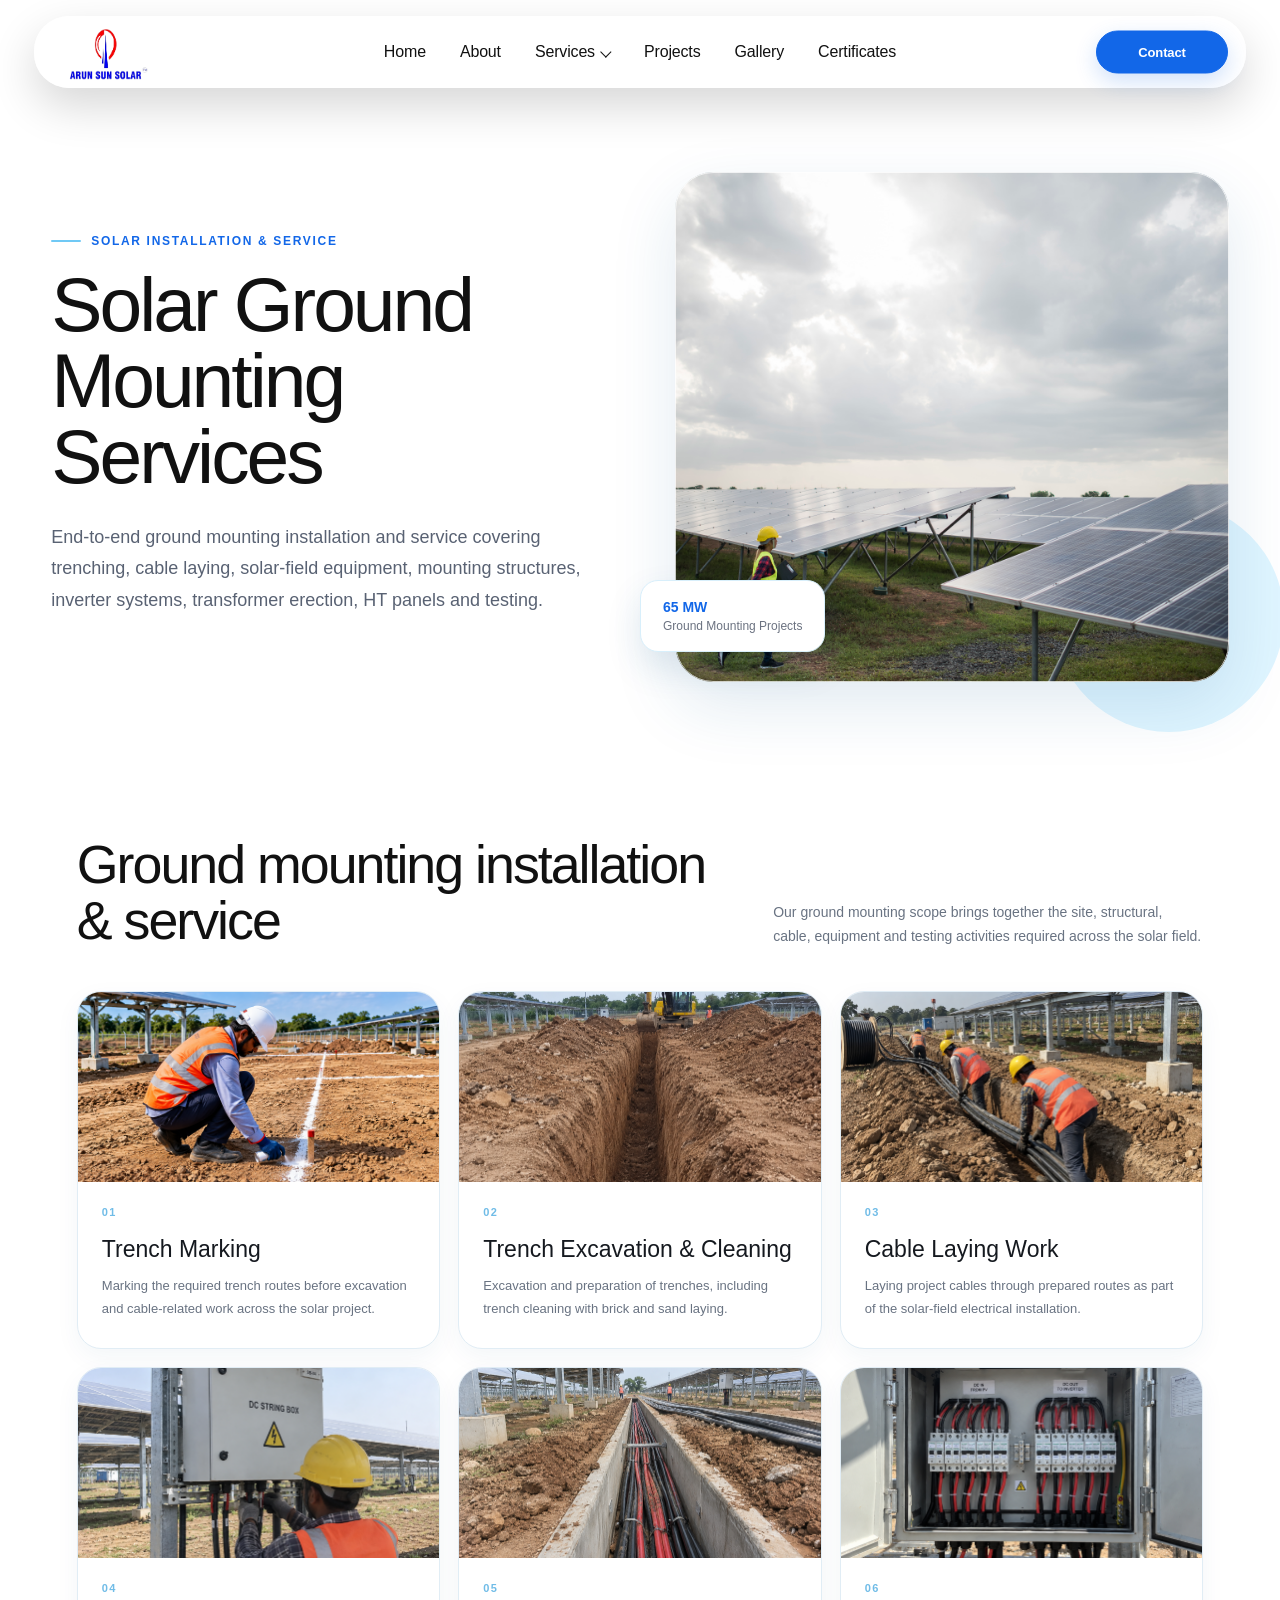
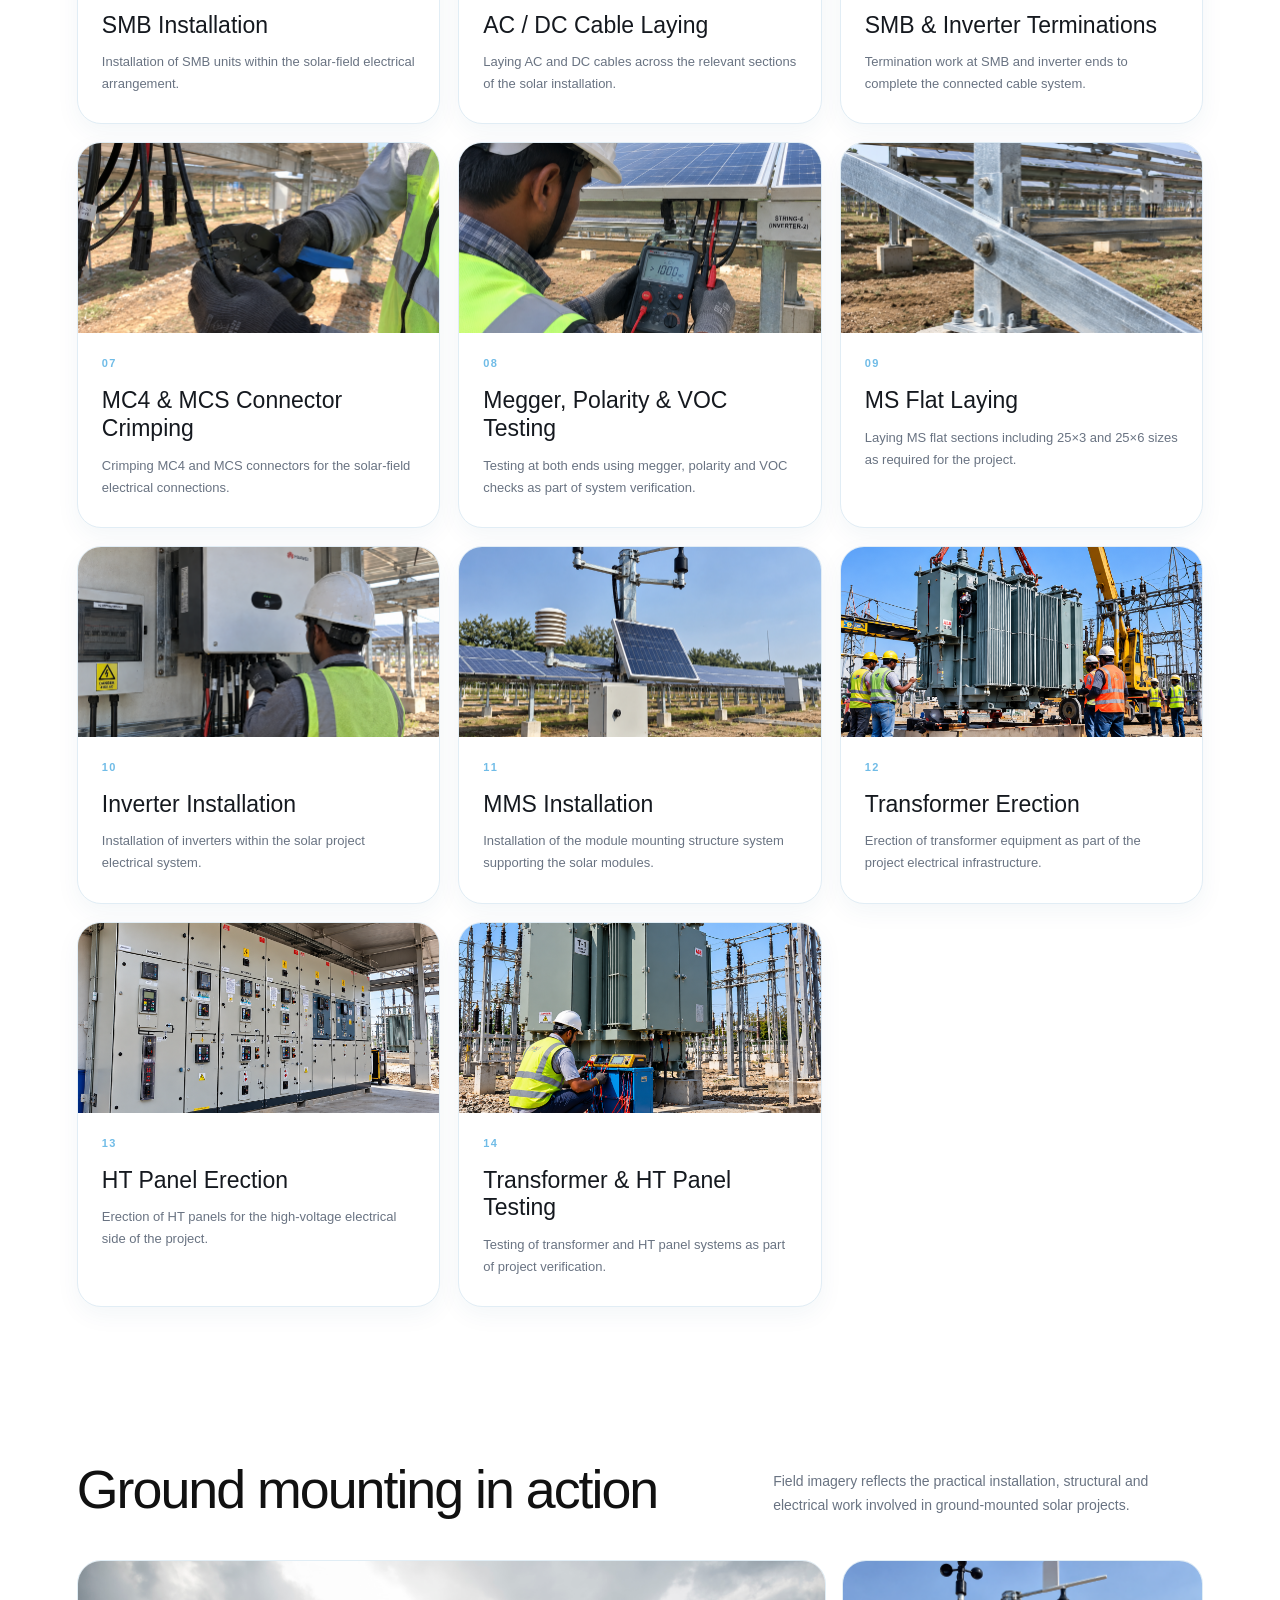
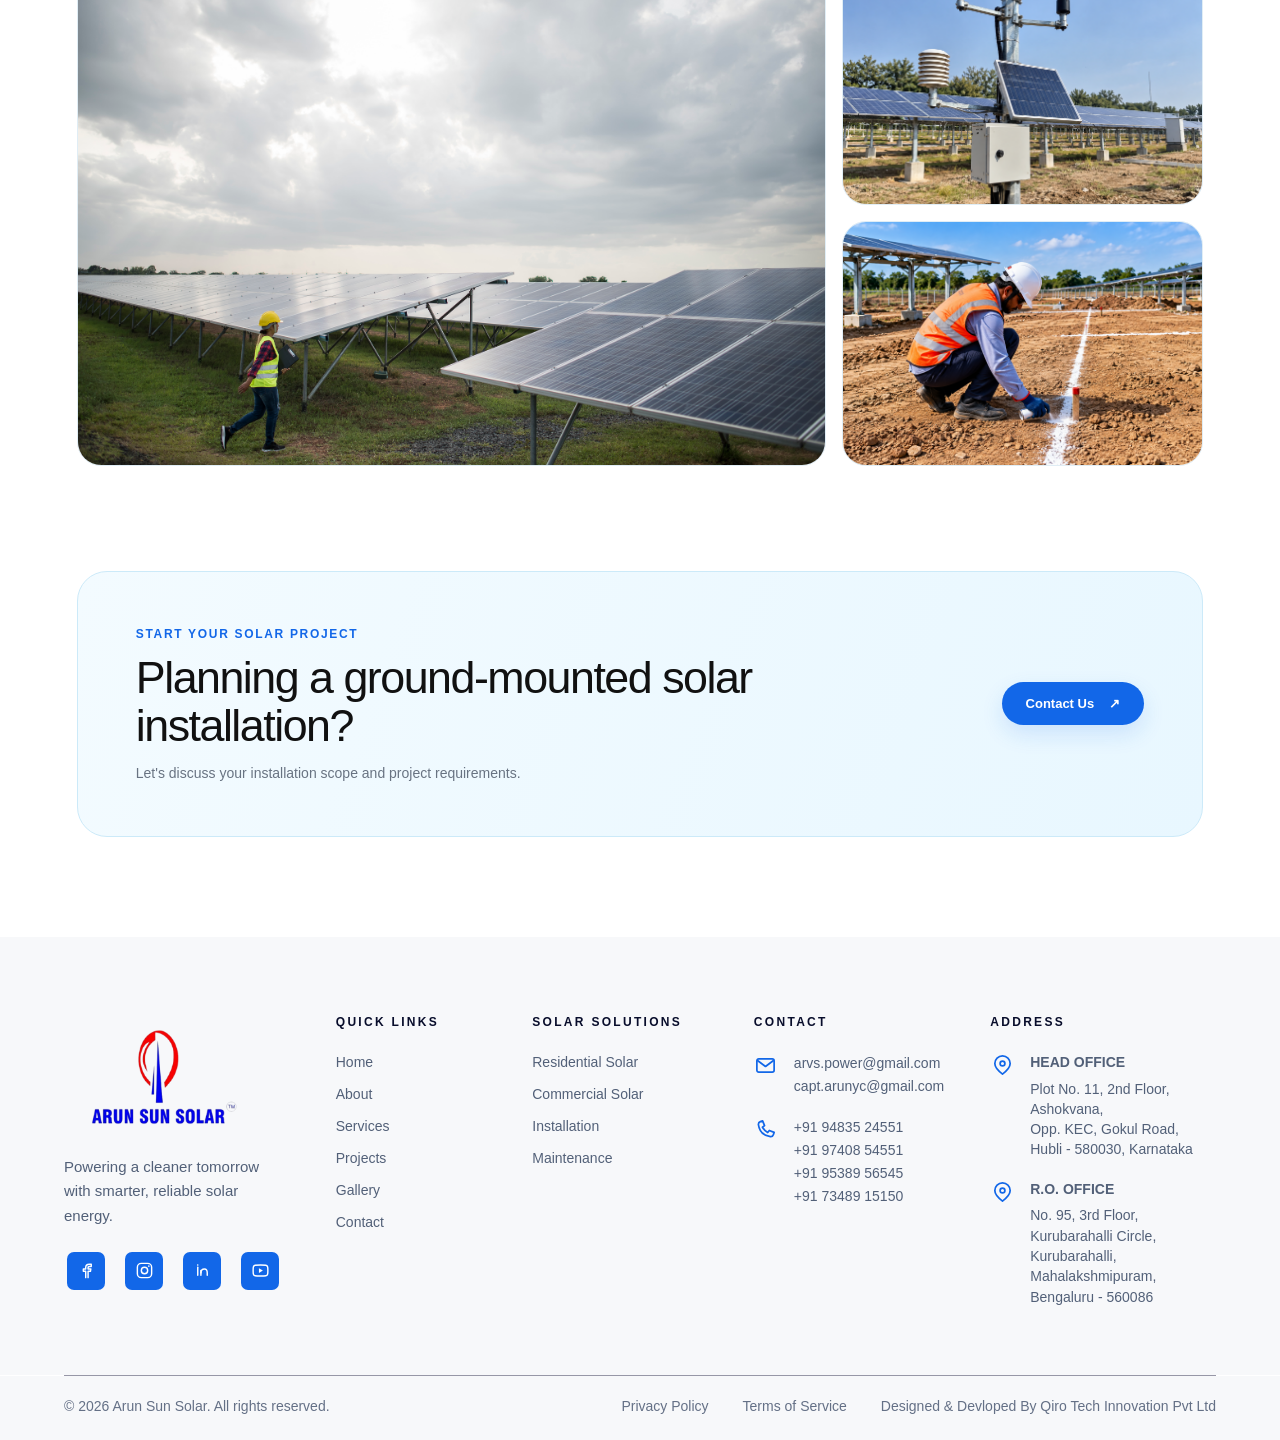
<file: Arun_Sun_Solar_Final/service-ground-mounting.html>
<!DOCTYPE html>
<html lang="en">
<head>
<meta charset="UTF-8">
<meta name="viewport" content="width=device-width, initial-scale=1.0">
<title>Solar Ground Mounting Services | Arun Sun Solar</title>
<link rel="icon" type="image/png" href="images/arun-sun-solar-logo.jpg">
<link rel="stylesheet" href="css/global.css">
<link rel="stylesheet" href="css/navbar.css">
<link rel="stylesheet" href="css/footer.css">
<link rel="stylesheet" href="aktiv-grotesk-typography.css">
<link rel="stylesheet" href="css/service-detail.css">
</head>
<body class="service-detail-page">
<header class="navbar"><div class="navbar-container"><div class="nav-glass">
<a href="index.html#home" class="logo" aria-label="Arun Sun Solar Home"><img src="images/arun-sun-solar-logo.jpg" alt="Arun Sun Solar - ISO 9001-2015 Certified Company"></a>
<nav class="nav-menu" aria-label="Primary navigation">
<a href="index.html#home">Home</a><a href="about.html">About</a>
<div class="nav-dropdown"><button class="nav-dropdown-trigger" type="button" aria-expanded="false" aria-haspopup="true"><span>Services</span><span class="nav-dropdown-chevron" aria-hidden="true">⌄</span></button>
<div class="nav-dropdown-menu" role="menu">
                            <a href="service-ground-mounted-work.html" role="menuitem">Solar Ground Mounted Work System</a>
                            <a href="service-ground-mounting.html" role="menuitem">Solar Ground Mounting Services</a>
                            <a href="service-overhead-electrical-lines.html" role="menuitem">Overhead Electrical Line Services</a>
                            <a href="service-solar-civil-work.html" role="menuitem">Solar Civil Work Services</a>
                        </div></div>
<a href="projects.html">Projects</a><a href="gallery.html">Gallery</a><a href="certificates.html">Certificates</a></nav>
<button class="mobile-menu-toggle" type="button" aria-label="Open navigation menu" aria-expanded="false" aria-controls="mobileNavigation"><span></span><span></span><span></span></button>
</div><a href="quote.html" class="nav-cta">Contact</a></div></header>
<main>
<section class="service-detail-hero" aria-labelledby="service-title">
<div class="service-hero-copy"><span class="service-detail-eyebrow">Solar Installation &amp; Service</span><h1 class="service-detail-title" id="service-title">Solar Ground Mounting Services</h1><p class="service-detail-subtitle">End-to-end ground mounting installation and service covering trenching, cable laying, solar-field equipment, mounting structures, inverter systems, transformer erection, HT panels and testing.</p></div>
<div class="service-hero-visual"><div class="service-hero-image-frame"><img src="images/services/ground-mounting/hero-ground-mounting.jpg" alt="Ground mounted solar installation"></div><div class="service-hero-accent"></div><div class="service-hero-stat"><strong>65 MW</strong><span>Ground Mounting Projects</span></div></div>
</section>
<section class="service-detail-section service-components" aria-labelledby="components-heading">
<div class="service-section-heading-row"><div><h2 class="service-detail-heading" id="components-heading">Ground mounting installation &amp; service</h2></div><p>Our ground mounting scope brings together the site, structural, cable, equipment and testing activities required across the solar field.</p></div>
<div class="service-detail-grid">
<article class="service-system-card"><div class="service-card-image"><img src="images/services/ground-mounting/trench-marking.jpg" alt="Trench Marking"></div><div class="service-card-body"><span>01</span><h3>Trench Marking</h3><p>Marking the required trench routes before excavation and cable-related work across the solar project.</p></div></article>
<article class="service-system-card"><div class="service-card-image"><img src="images/services/ground-mounting/trench-excavation.jpg" alt="Trench Excavation and Cleaning"></div><div class="service-card-body"><span>02</span><h3>Trench Excavation &amp; Cleaning</h3><p>Excavation and preparation of trenches, including trench cleaning with brick and sand laying.</p></div></article>
<article class="service-system-card"><div class="service-card-image"><img src="images/services/ground-mounting/cable-laying.jpg" alt="Cable Laying Work"></div><div class="service-card-body"><span>03</span><h3>Cable Laying Work</h3><p>Laying project cables through prepared routes as part of the solar-field electrical installation.</p></div></article>
<article class="service-system-card"><div class="service-card-image"><img src="images/services/ground-mounting/smb-installation.jpg" alt="SMB Installation"></div><div class="service-card-body"><span>04</span><h3>SMB Installation</h3><p>Installation of SMB units within the solar-field electrical arrangement.</p></div></article>
<article class="service-system-card"><div class="service-card-image"><img src="images/services/ground-mounting/ac-dc-cable-laying.jpg" alt="AC / DC Cable Laying"></div><div class="service-card-body"><span>05</span><h3>AC / DC Cable Laying</h3><p>Laying AC and DC cables across the relevant sections of the solar installation.</p></div></article>
<article class="service-system-card"><div class="service-card-image"><img src="images/services/ground-mounting/terminations.jpg" alt="SMB and Inverter Terminations"></div><div class="service-card-body"><span>06</span><h3>SMB &amp; Inverter Terminations</h3><p>Termination work at SMB and inverter ends to complete the connected cable system.</p></div></article>
<article class="service-system-card"><div class="service-card-image"><img src="images/services/ground-mounting/connector-crimping.jpg" alt="MC4 and MCS Connector Crimping"></div><div class="service-card-body"><span>07</span><h3>MC4 &amp; MCS Connector Crimping</h3><p>Crimping MC4 and MCS connectors for the solar-field electrical connections.</p></div></article>
<article class="service-system-card"><div class="service-card-image"><img src="images/services/ground-mounting/testing.jpg" alt="Megger, Polarity and VOC Testing"></div><div class="service-card-body"><span>08</span><h3>Megger, Polarity &amp; VOC Testing</h3><p>Testing at both ends using megger, polarity and VOC checks as part of system verification.</p></div></article>
<article class="service-system-card"><div class="service-card-image"><img src="images/services/ground-mounting/ms-flat-laying.jpg" alt="MS Flat Laying"></div><div class="service-card-body"><span>09</span><h3>MS Flat Laying</h3><p>Laying MS flat sections including 25×3 and 25×6 sizes as required for the project.</p></div></article>
<article class="service-system-card"><div class="service-card-image"><img src="images/services/ground-mounting/inverter-installation.jpg" alt="Inverter Installation"></div><div class="service-card-body"><span>10</span><h3>Inverter Installation</h3><p>Installation of inverters within the solar project electrical system.</p></div></article>
<article class="service-system-card"><div class="service-card-image"><img src="images/services/ground-mounting/mms-installation.jpg" alt="MMS Installation"></div><div class="service-card-body"><span>11</span><h3>MMS Installation</h3><p>Installation of the module mounting structure system supporting the solar modules.</p></div></article>
<article class="service-system-card"><div class="service-card-image"><img src="images/services/ground-mounting/transformer-erection.jpg" alt="Transformer Erection"></div><div class="service-card-body"><span>12</span><h3>Transformer Erection</h3><p>Erection of transformer equipment as part of the project electrical infrastructure.</p></div></article>
<article class="service-system-card"><div class="service-card-image"><img src="images/services/ground-mounting/ht-panel-erection.jpg" alt="HT Panel Erection"></div><div class="service-card-body"><span>13</span><h3>HT Panel Erection</h3><p>Erection of HT panels for the high-voltage electrical side of the project.</p></div></article>
<article class="service-system-card"><div class="service-card-image"><img src="images/services/ground-mounting/project-testing.jpg" alt="Transformer and HT Panel Testing"></div><div class="service-card-body"><span>14</span><h3>Transformer &amp; HT Panel Testing</h3><p>Testing of transformer and HT panel systems as part of project verification.</p></div></article>
</div></section>
<section class="service-detail-section service-gallery" aria-labelledby="gallery-heading">
<div class="service-section-heading-row"><div><h2 class="service-detail-heading" id="gallery-heading">Ground mounting in action</h2></div><p>Field imagery reflects the practical installation, structural and electrical work involved in ground-mounted solar projects.</p></div>
<div class="service-gallery-grid"><figure class="service-gallery-item service-gallery-large"><img src="images/services/ground-mounting/hero-ground-mounting.jpg" alt="Ground mounted solar installation"></figure><figure class="service-gallery-item"><img src="images/services/ground-mounting/mms-installation.jpg" alt="Solar mounting structure installation"></figure><figure class="service-gallery-item"><img src="images/services/ground-mounting/trench-marking.jpg" alt="Solar site preparation work"></figure></div>
</section>
<section class="service-detail-cta"><div><span class="service-detail-kicker">Start your solar project</span><h2>Planning a ground-mounted solar installation?</h2><p>Let's discuss your installation scope and project requirements.</p></div><a href="quote.html">Contact Us <span>↗</span></a></section>
<footer class="footer">

            <div class="footer-container">

                <!-- ARUN SUN SOLAR BRAND -->
                <div class="footer-brand">

                    <img src="images/logo/footer-logo.png" alt="Arun Sun Solar" class="footer-logo">

                    <p>
                        Powering a cleaner tomorrow with smarter,
                        reliable solar energy.
                    </p>

                    <!-- SOCIAL ICONS -->
                    <div class="footer-social-links" aria-label="Social media links">

                        <!-- Facebook -->
                        <a href="#" aria-label="Facebook">
                            <span class="social-icon">
                                <svg viewBox="0 0 24 24" aria-hidden="true">
                                    <path
                                        d="M14 21v-8h3l.5-3H14V8.5c0-1 .3-1.5 1.6-1.5H18V4.2C17.4 4.1 16.5 4 15.5 4 12.5 4 11 5.8 11 8.3V10H8v3h3v8">
                                    </path>
                                </svg>
                            </span>
                        </a>

                        <!-- Instagram -->
                        <a href="#" aria-label="Instagram">
                            <span class="social-icon">
                                <svg viewBox="0 0 24 24" aria-hidden="true">
                                    <rect x="3" y="3" width="18" height="18" rx="5"></rect>
                                    <circle cx="12" cy="12" r="4"></circle>
                                    <circle class="instagram-dot" cx="17.5" cy="6.5" r="1"></circle>
                                </svg>
                            </span>
                        </a>

                        <!-- LinkedIn -->
                        <a href="#" aria-label="LinkedIn">
                            <span class="social-icon">
                                <svg viewBox="0 0 24 24" aria-hidden="true">
                                    <path d="M6 8v10"></path>
                                    <circle class="linkedin-dot" cx="6" cy="5" r="1"></circle>
                                    <path d="M10 18v-6"></path>
                                    <path d="M10 15c0-3 2-5 4.5-5 2.5 0 3.5 2 3.5 5v3"></path>
                                </svg>
                            </span>
                        </a>

                        <!-- YouTube -->
                        <a href="#" aria-label="YouTube">
                            <span class="social-icon">
                                <svg viewBox="0 0 24 24" aria-hidden="true">
                                    <path
                                        d="M21 7.5c-.2-1.1-1.1-2-2.2-2.2C17.2 5 12 5 12 5s-5.2 0-6.8.3C4.1 5.5 3.2 6.4 3 7.5 2.7 9.1 2.7 12 2.7 12s0 2.9.3 4.5c.2 1.1 1.1 2 2.2 2.2C6.8 19 12 19 12 19s5.2 0 6.8-.3c1.1-.2 2-1.1 2.2-2.2.3-1.6.3-4.5.3-4.5s0-2.9-.3-4.5z">
                                    </path>
                                    <polygon class="youtube-play" points="10,9 10,15 15,12"></polygon>
                                </svg>
                            </span>
                        </a>

                    </div>

                </div>

                <!-- QUICK LINKS -->
                <div class="footer-column">

                    <h3>QUICK LINKS</h3>

                    <ul>
                        <li><a href="index.html#home">Home</a></li>
                        <li><a href="about.html">About</a></li>
                        <li><a href="index.html#services">Services</a></li>
                        <li><a href="projects.html">Projects</a></li>
                        <li><a href="gallery.html">Gallery</a></li>
                        <li><a href="quote.html">Contact</a></li>
                    </ul>

                </div>

                <!-- SOLAR SOLUTIONS -->
                <div class="footer-column">

                    <h3>SOLAR SOLUTIONS</h3>

                    <ul>
                        <li><a href="index.html#residential">Residential Solar</a></li>
                        <li><a href="index.html#commercial">Commercial Solar</a></li>
                        <li><a href="index.html#installation">Installation</a></li>
                        <li><a href="index.html#maintenance">Maintenance</a></li>
                    </ul>

                </div>

                <!-- CONTACT -->
                <div class="footer-column footer-contact">
                    <h3>CONTACT</h3>
                    <div class="footer-contact-list">
                        <div class="footer-contact-item">
                            <span aria-hidden="true" class="contact-icon">
                                <svg viewbox="0 0 24 24">
                                    <rect height="14" rx="2" width="18" x="3" y="5"></rect>
                                    <path d="m4 7 8 6 8-6"></path>
                                </svg>
                            </span>
                            <div class="contact-details">
                                <a href="mailto:arvs.power@gmail.com">arvs.power@gmail.com</a>
                                <a href="mailto:capt.arunyc@gmail.com">capt.arunyc@gmail.com</a>
                            </div>
                        </div>
                        <div class="footer-contact-item">
                            <span aria-hidden="true" class="contact-icon">
                                <svg viewbox="0 0 24 24">
                                    <path
                                        d="M6.6 3.8 9 3l2 5-2.2 1.7a15.5 15.5 0 0 0 5.5 5.5L16 13l5 2-.8 2.4a3 3 0 0 1-3.1 2C10.2 18.4 5.6 13.8 4.6 6.9a3 3 0 0 1 2-3.1Z">
                                    </path>
                                </svg>
                            </span>
                            <div class="contact-details">
                                <a href="tel:+919483524551">+91 94835 24551</a>
                                <a href="tel:+919740854551">+91 97408 54551</a>
                                <a href="tel:+919538956545">+91 95389 56545</a>
                                <a href="tel:+917348915150">+91 73489 15150</a>
                            </div>
                        </div>
                    </div>
                </div>

                <div class="footer-column footer-address-column">
                    <h3>ADDRESS</h3>
                    <div class="footer-contact-list">
                        <div class="footer-contact-item footer-address">
                            <span aria-hidden="true" class="contact-icon">
                                <svg viewbox="0 0 24 24">
                                    <path d="M20 10c0 5-8 11-8 11S4 15 4 10a8 8 0 1 1 16 0Z"></path>
                                    <circle cx="12" cy="10" r="2.5"></circle>
                                </svg>
                            </span>
                            <div class="contact-details">
                                <strong>HEAD OFFICE</strong>
                                <span>Plot No. 11, 2nd Floor, Ashokvana,<br />Opp. KEC, Gokul Road,<br />Hubli - 580030,
                                    Karnataka</span>
                            </div>
                        </div>
                        <div class="footer-contact-item footer-address">
                            <span aria-hidden="true" class="contact-icon">
                                <svg viewbox="0 0 24 24">
                                    <path d="M20 10c0 5-8 11-8 11S4 15 4 10a8 8 0 1 1 16 0Z"></path>
                                    <circle cx="12" cy="10" r="2.5"></circle>
                                </svg>
                            </span>
                            <div class="contact-details">
                                <strong>R.O. OFFICE</strong>
                                <span>No. 95, 3rd Floor, Kurubarahalli Circle,<br />Kurubarahalli,
                                    Mahalakshmipuram,<br />Bengaluru - 560086</span>
                            </div>
                        </div>
                    </div>
                </div>

            </div>

        </footer>

        <!-- FOOTER BOTTOM -->
        <div class="footer-bottom">
            <p>© 2026 Arun Sun Solar. All rights reserved.</p>
            <div class="footer-legal">
                <a href="#">Privacy Policy</a>
                <a href="#">Terms of Service</a>
                <a href="https://qirotec.com/">Designed & Devloped By Qiro Tech Innovation Pvt Ltd
                </a>

            </div>

</main><script src="js/mobile-nav.js"></script></body></html>
</file>
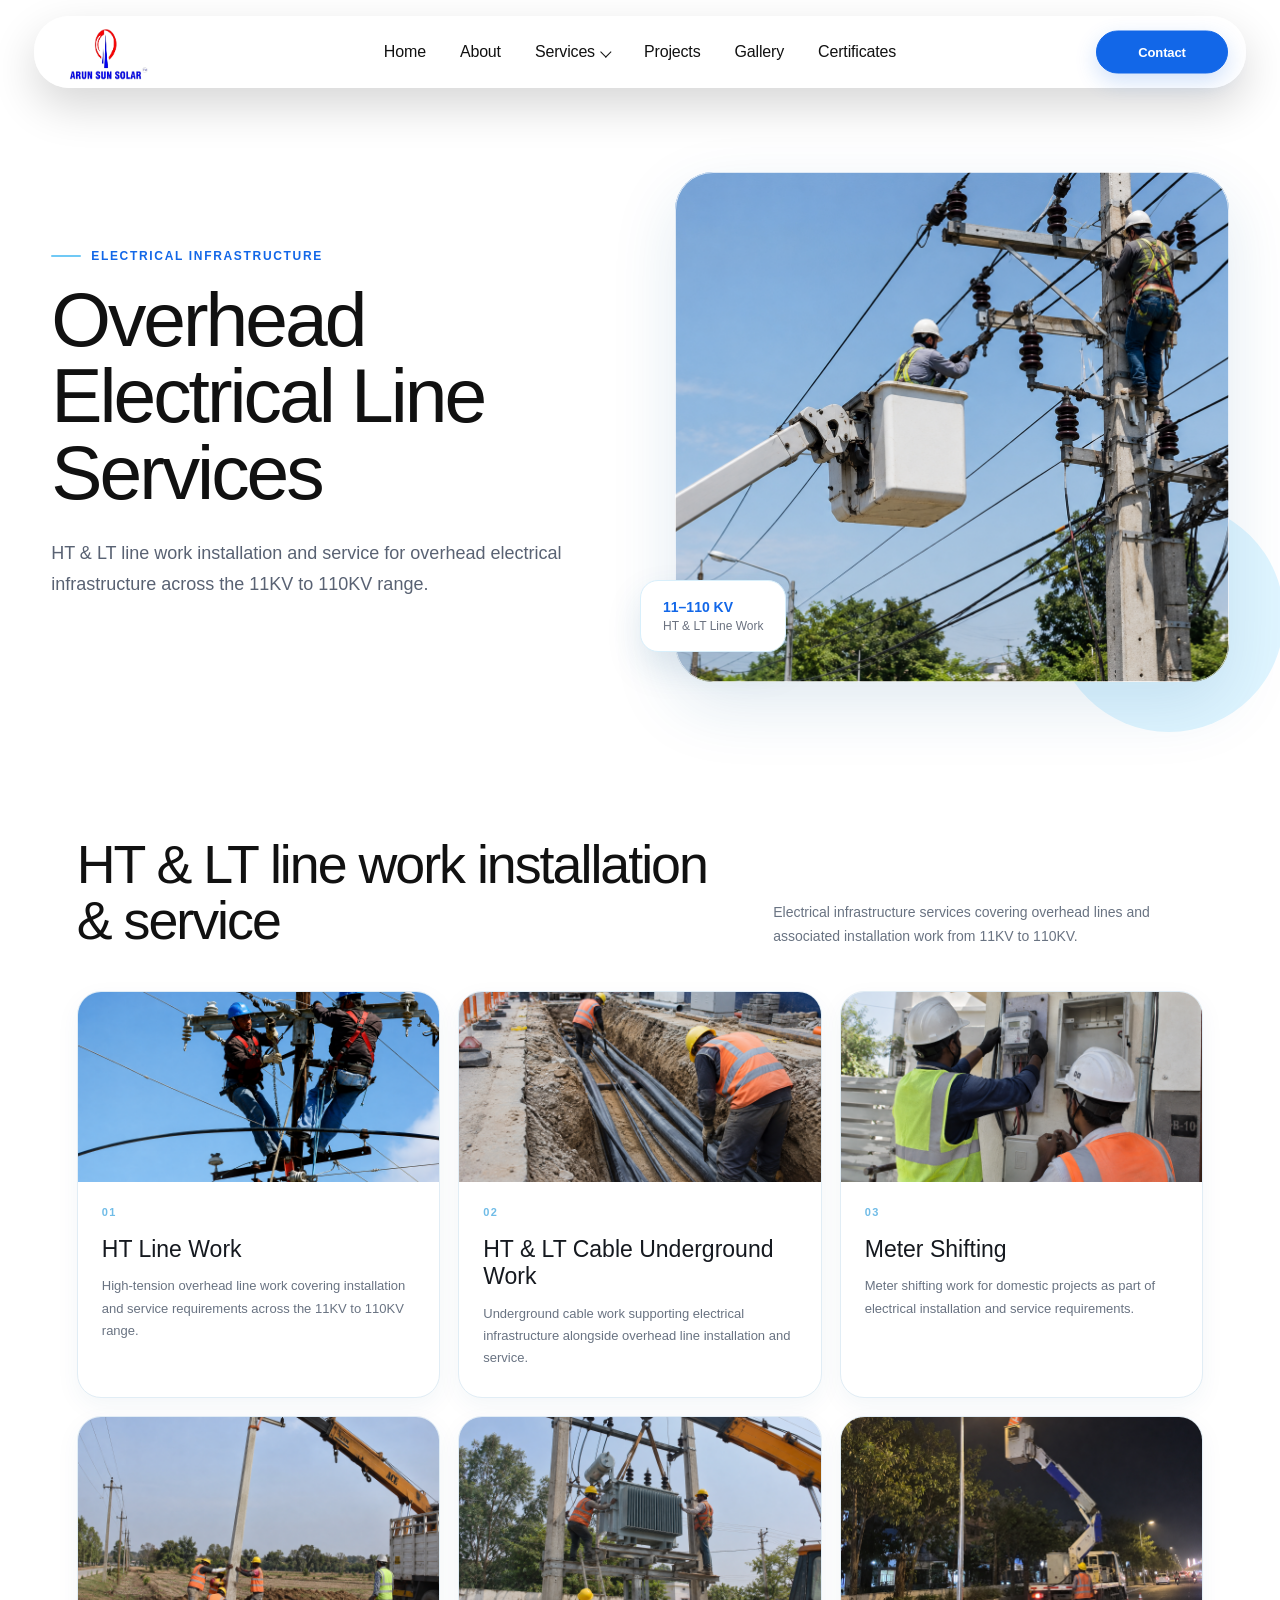
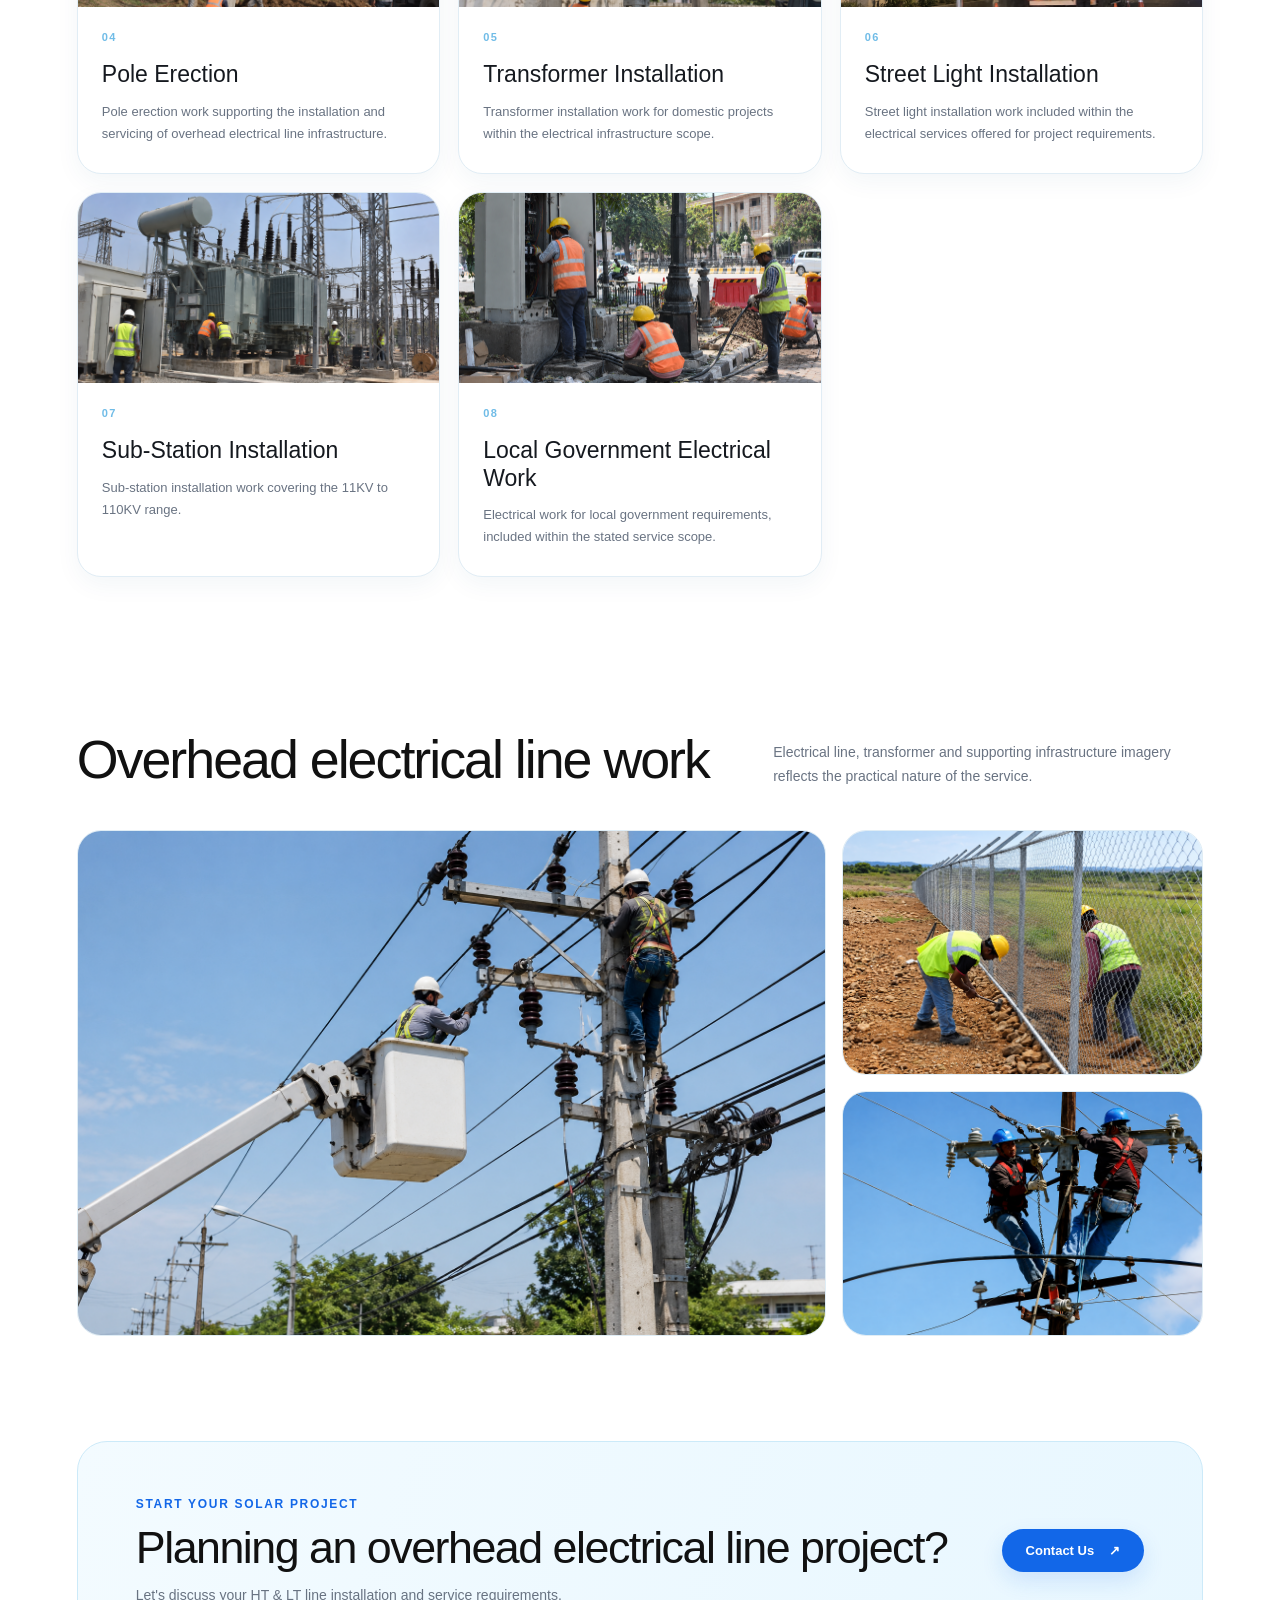
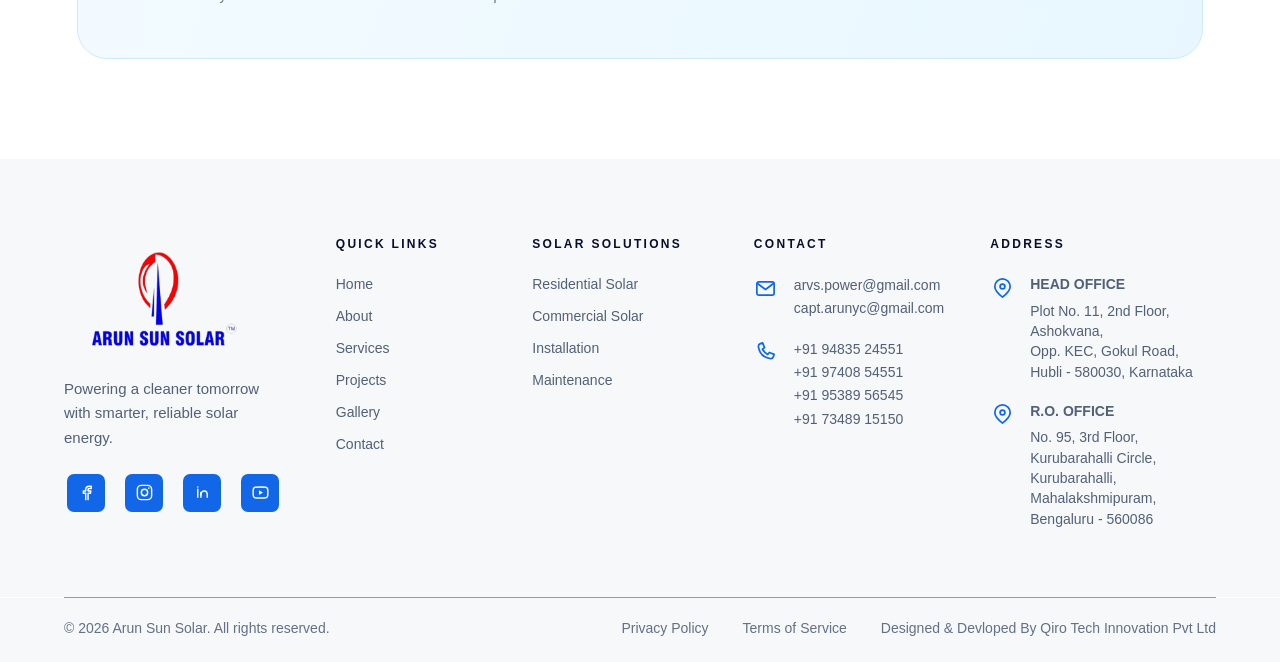
<file: Arun_Sun_Solar_Final/service-overhead-electrical-lines.html>
<!DOCTYPE html>

<html lang="en">

<head>
    <meta charset="utf-8" />
    <meta content="width=device-width, initial-scale=1.0" name="viewport" />
    <title>Overhead Electrical Line Services | Arun Sun Solar</title>
    <link href="images/arun-sun-solar-logo.jpg" rel="icon" type="image/png" />
    <link href="css/global.css" rel="stylesheet" />
    <link href="css/navbar.css" rel="stylesheet" />
    <link href="css/footer.css" rel="stylesheet" />
    <link href="aktiv-grotesk-typography.css" rel="stylesheet" />
    <link href="css/service-detail.css" rel="stylesheet" />
</head>

<body class="service-detail-page">
    <header class="navbar">
        <div class="navbar-container">
            <div class="nav-glass">
                <a aria-label="Arun Sun Solar Home" class="logo" href="index.html#home"><img
                        alt="Arun Sun Solar - ISO 9001-2015 Certified Company"
                        src="images/arun-sun-solar-logo.jpg" /></a>
                <nav aria-label="Primary navigation" class="nav-menu">
                    <a href="index.html#home">Home</a>
                    <a href="about.html">About</a>
                    <div class="nav-dropdown">
                        <button aria-expanded="false" aria-haspopup="true" class="nav-dropdown-trigger"
                            type="button"><span>Services</span><span aria-hidden="true"
                                class="nav-dropdown-chevron">⌄</span></button>
                        <div class="nav-dropdown-menu" role="menu">
                            <a href="service-ground-mounted-work.html" role="menuitem">Solar Ground Mounted Work
                                System</a>
                            <a href="service-ground-mounting.html" role="menuitem">Solar Ground Mounting Services</a>
                            <a aria-current="page" href="service-overhead-electrical-lines.html"
                                role="menuitem">Overhead Electrical Line Services</a>
                            <a href="service-solar-civil-work.html" role="menuitem">Solar Civil Work Services</a>
                        </div>
                    </div>
                    <a href="projects.html">Projects</a>
                    <a href="gallery.html">Gallery</a>
                    <a href="certificates.html">Certificates</a>
                </nav>
                <button aria-controls="mobileNavigation" aria-expanded="false" aria-label="Open navigation menu"
                    class="mobile-menu-toggle" type="button"><span></span><span></span><span></span></button>
            </div>
            <a class="nav-cta" href="quote.html">Contact</a>
        </div>
    </header>
    <main>
        <section aria-labelledby="service-title" class="service-detail-hero">
            <div class="service-hero-copy">
                <span class="service-detail-eyebrow">Electrical Infrastructure</span>
                <h1 class="service-detail-title" id="service-title">Overhead Electrical Line Services</h1>
                <p class="service-detail-subtitle">HT &amp; LT line work installation and service for overhead
                    electrical infrastructure across the 11KV to 110KV range.</p>

            </div>
            <div class="service-hero-visual">
                <div class="service-hero-image-frame"><img alt="Overhead electrical line work"
                        src="images/services/overhead-electrical-lines/hero-overhead-electrical-lines.jpg" /></div>
                <div class="service-hero-accent"></div>
                <div class="service-hero-stat"><strong>11–110 KV</strong><span>HT &amp; LT Line Work</span></div>
            </div>
        </section>

        <section aria-labelledby="components-heading" class="service-detail-section service-components">
            <div class="service-section-heading-row">
                <div>

                    <h2 class="service-detail-heading" id="components-heading">HT &amp; LT line work installation &amp;
                        service</h2>
                </div>
                <p>Electrical infrastructure services covering overhead lines and associated installation work from 11KV
                    to 110KV.</p>
            </div>
            <div class="service-detail-grid">
                <article class="service-system-card">
                    <div class="service-card-image"><img alt="HT Line Work"
                            src="images/services/overhead-electrical-lines/ht-line-work.jpg" /></div>
                    <div class="service-card-body"><span>01</span>
                        <h3>HT Line Work</h3>
                        <p>High-tension overhead line work covering installation and service requirements across the
                            11KV to 110KV range.</p>
                    </div>
                </article>
                <article class="service-system-card">
                    <div class="service-card-image"><img alt="HT &amp; LT Cable Underground Work"
                            src="images/services/overhead-electrical-lines/HT & LT Cable Underground Work.jpg" /></div>
                    <div class="service-card-body"><span>02</span>
                        <h3>HT &amp; LT Cable Underground Work</h3>
                        <p>Underground cable work supporting electrical infrastructure alongside overhead line
                            installation and service.</p>
                    </div>
                </article>
                <article class="service-system-card">
                    <div class="service-card-image"><img alt="Meter Shifting"
                            src="images/services/overhead-electrical-lines/Meter Shifting.jpg" /></div>
                    <div class="service-card-body"><span>03</span>
                        <h3>Meter Shifting</h3>
                        <p>Meter shifting work for domestic projects as part of electrical installation and service
                            requirements.</p>
                    </div>
                </article>
                <article class="service-system-card">
                    <div class="service-card-image"><img alt="Pole Erection"
                            src="images/services/overhead-electrical-lines/Pole Erection.jpg" /></div>
                    <div class="service-card-body"><span>04</span>
                        <h3>Pole Erection</h3>
                        <p>Pole erection work supporting the installation and servicing of overhead electrical line
                            infrastructure.</p>
                    </div>
                </article>
                <article class="service-system-card">
                    <div class="service-card-image"><img alt="Transformer Installation"
                            src="images/services/overhead-electrical-lines/Transformer Installation.jpg" /></div>
                    <div class="service-card-body"><span>05</span>
                        <h3>Transformer Installation</h3>
                        <p>Transformer installation work for domestic projects within the electrical infrastructure
                            scope.</p>
                    </div>
                </article>
                <article class="service-system-card">
                    <div class="service-card-image"><img alt="Street Light Installation"
                            src="images/services/overhead-electrical-lines/Street Light Installation.jpg" /></div>
                    <div class="service-card-body"><span>06</span>
                        <h3>Street Light Installation</h3>
                        <p>Street light installation work included within the electrical services offered for project
                            requirements.</p>
                    </div>
                </article>
                <article class="service-system-card">
                    <div class="service-card-image"><img alt="Sub-Station Installation"
                            src="images/services/overhead-electrical-lines/Sub-Station Installation.jpg" /></div>
                    <div class="service-card-body"><span>07</span>
                        <h3>Sub-Station Installation</h3>
                        <p>Sub-station installation work covering the 11KV to 110KV range.</p>
                    </div>
                </article>
                <article class="service-system-card">
                    <div class="service-card-image"><img alt="Local Government Electrical Work"
                            src="images/services/overhead-electrical-lines/Local Government Electrical Work.jpg" /></div>
                    <div class="service-card-body"><span>08</span>
                        <h3>Local Government Electrical Work</h3>
                        <p>Electrical work for local government requirements, included within the stated service scope.
                        </p>
                    </div>
                </article>
            </div>
        </section>

        <section aria-labelledby="gallery-heading" class="service-detail-section service-gallery">
            <div class="service-section-heading-row">
                <div>

                    <h2 class="service-detail-heading" id="gallery-heading">Overhead electrical line work</h2>
                </div>
                <p>Electrical line, transformer and supporting infrastructure imagery reflects the practical nature of
                    the service.</p>
            </div>
            <div class="service-gallery-grid">
                <figure class="service-gallery-item service-gallery-large"><img
                        alt="Overhead electrical line installation"
                        src="images/services/overhead-electrical-lines/hero-overhead-electrical-lines.jpg" /></figure>
                <figure class="service-gallery-item"><img alt="Transformer installation work"
                        src="images/services/overhead-electrical-lines/Worker.jpg" /></figure>
                <figure class="service-gallery-item"><img alt="Electrical line work"
                        src="images/gallery/electrical-line-work.jpg" /></figure>
            </div>
        </section>
        <section class="service-detail-cta">
            <div>
                <span class="service-detail-kicker">Start your solar project</span>
                <h2>Planning an overhead electrical line project?</h2>
                <p>Let's discuss your HT &amp; LT line installation and service requirements.</p>
            </div>
            <a href="quote.html">Contact Us <span>↗</span></a>
        </section>
        <footer class="footer">

            <div class="footer-container">

                <!-- ARUN SUN SOLAR BRAND -->
                <div class="footer-brand">

                    <img src="images/logo/footer-logo.png" alt="Arun Sun Solar" class="footer-logo">

                    <p>
                        Powering a cleaner tomorrow with smarter,
                        reliable solar energy.
                    </p>

                    <!-- SOCIAL ICONS -->
                    <div class="footer-social-links" aria-label="Social media links">

                        <!-- Facebook -->
                        <a href="#" aria-label="Facebook">
                            <span class="social-icon">
                                <svg viewBox="0 0 24 24" aria-hidden="true">
                                    <path
                                        d="M14 21v-8h3l.5-3H14V8.5c0-1 .3-1.5 1.6-1.5H18V4.2C17.4 4.1 16.5 4 15.5 4 12.5 4 11 5.8 11 8.3V10H8v3h3v8">
                                    </path>
                                </svg>
                            </span>
                        </a>

                        <!-- Instagram -->
                        <a href="#" aria-label="Instagram">
                            <span class="social-icon">
                                <svg viewBox="0 0 24 24" aria-hidden="true">
                                    <rect x="3" y="3" width="18" height="18" rx="5"></rect>
                                    <circle cx="12" cy="12" r="4"></circle>
                                    <circle class="instagram-dot" cx="17.5" cy="6.5" r="1"></circle>
                                </svg>
                            </span>
                        </a>

                        <!-- LinkedIn -->
                        <a href="#" aria-label="LinkedIn">
                            <span class="social-icon">
                                <svg viewBox="0 0 24 24" aria-hidden="true">
                                    <path d="M6 8v10"></path>
                                    <circle class="linkedin-dot" cx="6" cy="5" r="1"></circle>
                                    <path d="M10 18v-6"></path>
                                    <path d="M10 15c0-3 2-5 4.5-5 2.5 0 3.5 2 3.5 5v3"></path>
                                </svg>
                            </span>
                        </a>

                        <!-- YouTube -->
                        <a href="#" aria-label="YouTube">
                            <span class="social-icon">
                                <svg viewBox="0 0 24 24" aria-hidden="true">
                                    <path
                                        d="M21 7.5c-.2-1.1-1.1-2-2.2-2.2C17.2 5 12 5 12 5s-5.2 0-6.8.3C4.1 5.5 3.2 6.4 3 7.5 2.7 9.1 2.7 12 2.7 12s0 2.9.3 4.5c.2 1.1 1.1 2 2.2 2.2C6.8 19 12 19 12 19s5.2 0 6.8-.3c1.1-.2 2-1.1 2.2-2.2.3-1.6.3-4.5.3-4.5s0-2.9-.3-4.5z">
                                    </path>
                                    <polygon class="youtube-play" points="10,9 10,15 15,12"></polygon>
                                </svg>
                            </span>
                        </a>

                    </div>

                </div>

                <!-- QUICK LINKS -->
                <div class="footer-column">

                    <h3>QUICK LINKS</h3>

                    <ul>
                        <li><a href="index.html#home">Home</a></li>
                        <li><a href="about.html">About</a></li>
                        <li><a href="index.html#services">Services</a></li>
                        <li><a href="projects.html">Projects</a></li>
                        <li><a href="gallery.html">Gallery</a></li>
                        <li><a href="quote.html">Contact</a></li>
                    </ul>

                </div>

                <!-- SOLAR SOLUTIONS -->
                <div class="footer-column">

                    <h3>SOLAR SOLUTIONS</h3>

                    <ul>
                        <li><a href="index.html#residential">Residential Solar</a></li>
                        <li><a href="index.html#commercial">Commercial Solar</a></li>
                        <li><a href="index.html#installation">Installation</a></li>
                        <li><a href="index.html#maintenance">Maintenance</a></li>
                    </ul>

                </div>

                <!-- CONTACT -->
                <div class="footer-column footer-contact">
                    <h3>CONTACT</h3>
                    <div class="footer-contact-list">
                        <div class="footer-contact-item">
                            <span aria-hidden="true" class="contact-icon">
                                <svg viewbox="0 0 24 24">
                                    <rect height="14" rx="2" width="18" x="3" y="5"></rect>
                                    <path d="m4 7 8 6 8-6"></path>
                                </svg>
                            </span>
                            <div class="contact-details">
                                <a href="mailto:arvs.power@gmail.com">arvs.power@gmail.com</a>
                                <a href="mailto:capt.arunyc@gmail.com">capt.arunyc@gmail.com</a>
                            </div>
                        </div>
                        <div class="footer-contact-item">
                            <span aria-hidden="true" class="contact-icon">
                                <svg viewbox="0 0 24 24">
                                    <path
                                        d="M6.6 3.8 9 3l2 5-2.2 1.7a15.5 15.5 0 0 0 5.5 5.5L16 13l5 2-.8 2.4a3 3 0 0 1-3.1 2C10.2 18.4 5.6 13.8 4.6 6.9a3 3 0 0 1 2-3.1Z">
                                    </path>
                                </svg>
                            </span>
                            <div class="contact-details">
                                <a href="tel:+919483524551">+91 94835 24551</a>
                                <a href="tel:+919740854551">+91 97408 54551</a>
                                <a href="tel:+919538956545">+91 95389 56545</a>
                                <a href="tel:+917348915150">+91 73489 15150</a>
                            </div>
                        </div>
                    </div>
                </div>

                <div class="footer-column footer-address-column">
                    <h3>ADDRESS</h3>
                    <div class="footer-contact-list">
                        <div class="footer-contact-item footer-address">
                            <span aria-hidden="true" class="contact-icon">
                                <svg viewbox="0 0 24 24">
                                    <path d="M20 10c0 5-8 11-8 11S4 15 4 10a8 8 0 1 1 16 0Z"></path>
                                    <circle cx="12" cy="10" r="2.5"></circle>
                                </svg>
                            </span>
                            <div class="contact-details">
                                <strong>HEAD OFFICE</strong>
                                <span>Plot No. 11, 2nd Floor, Ashokvana,<br />Opp. KEC, Gokul Road,<br />Hubli - 580030,
                                    Karnataka</span>
                            </div>
                        </div>
                        <div class="footer-contact-item footer-address">
                            <span aria-hidden="true" class="contact-icon">
                                <svg viewbox="0 0 24 24">
                                    <path d="M20 10c0 5-8 11-8 11S4 15 4 10a8 8 0 1 1 16 0Z"></path>
                                    <circle cx="12" cy="10" r="2.5"></circle>
                                </svg>
                            </span>
                            <div class="contact-details">
                                <strong>R.O. OFFICE</strong>
                                <span>No. 95, 3rd Floor, Kurubarahalli Circle,<br />Kurubarahalli,
                                    Mahalakshmipuram,<br />Bengaluru - 560086</span>
                            </div>
                        </div>
                    </div>
                </div>

            </div>

        </footer>

        <!-- FOOTER BOTTOM -->
        <div class="footer-bottom">
            <p>© 2026 Arun Sun Solar. All rights reserved.</p>
            <div class="footer-legal">
                <a href="#">Privacy Policy</a>
                <a href="#">Terms of Service</a>
                <a href="https://qirotec.com/">Designed & Devloped By Qiro Tech Innovation Pvt Ltd
                </a>

            </div>

</main>
    <script src="js/mobile-nav.js"></script>
</body>

</html>
</file>
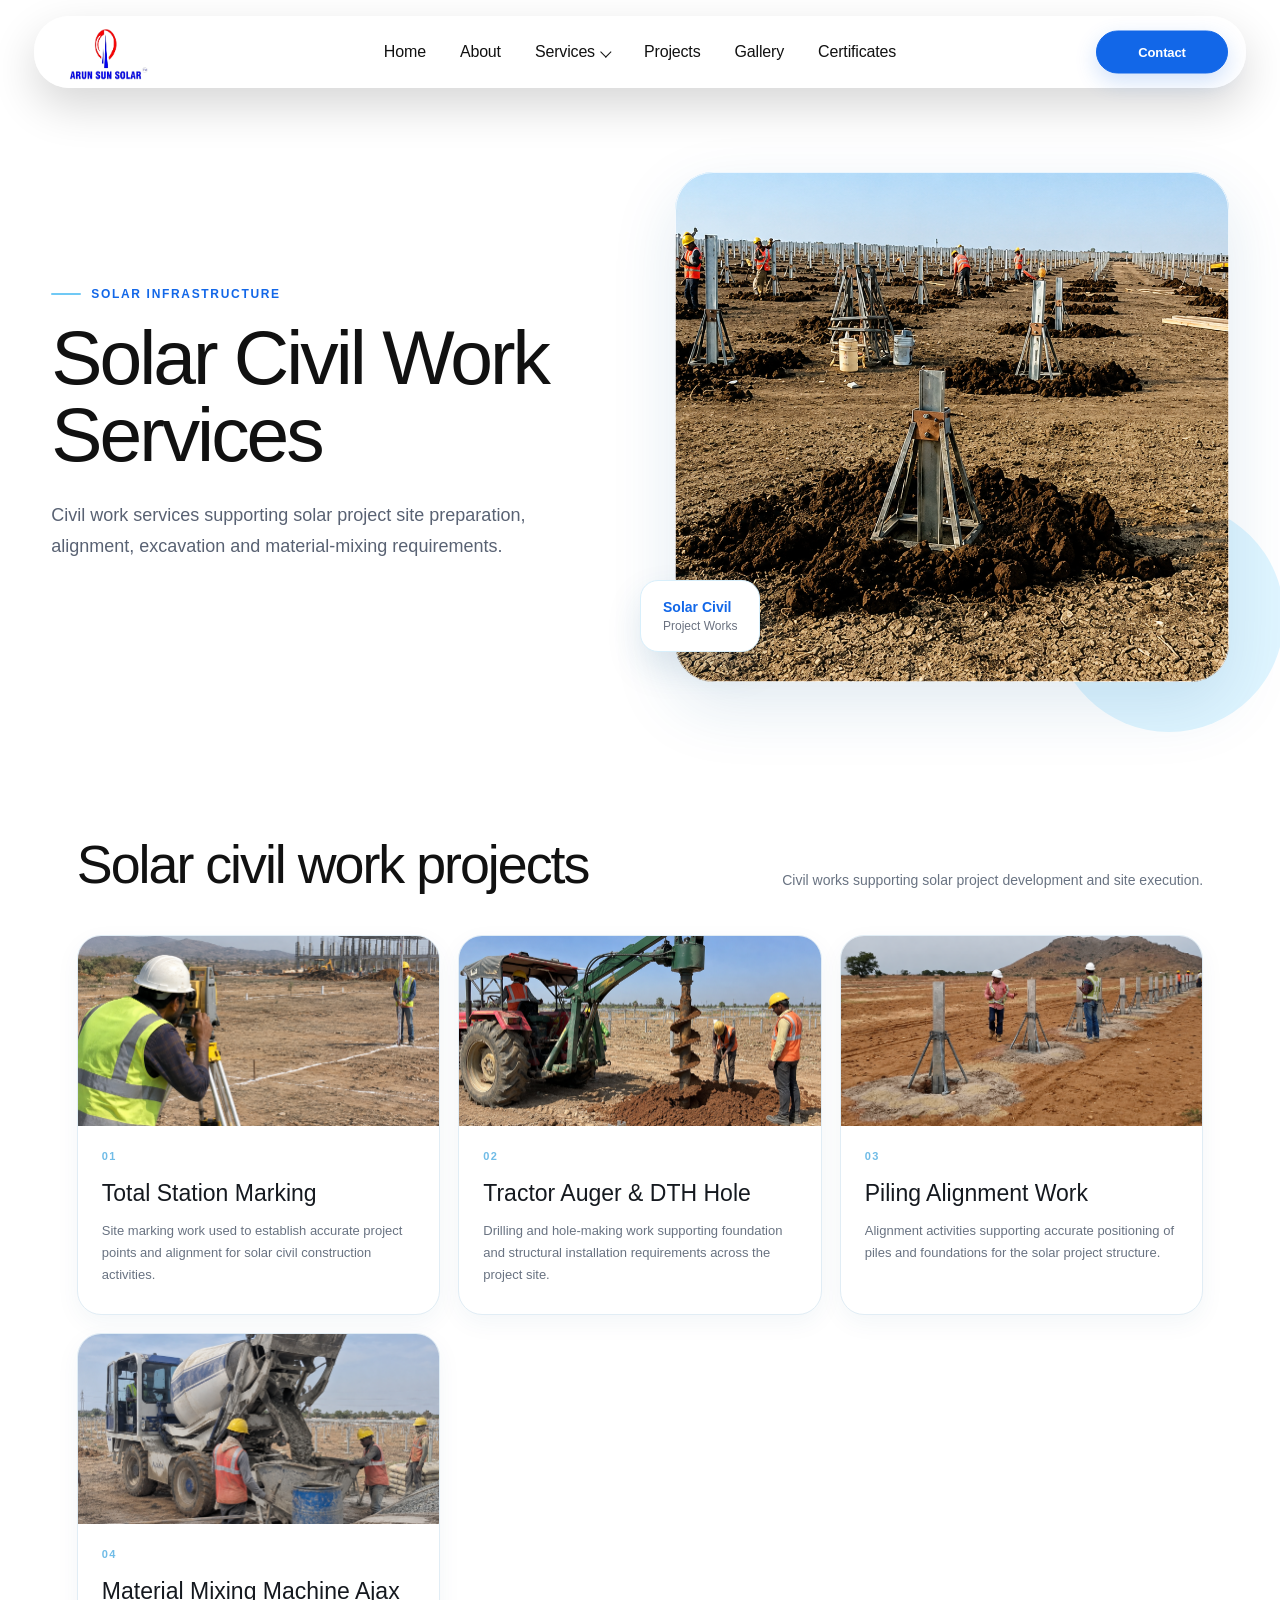
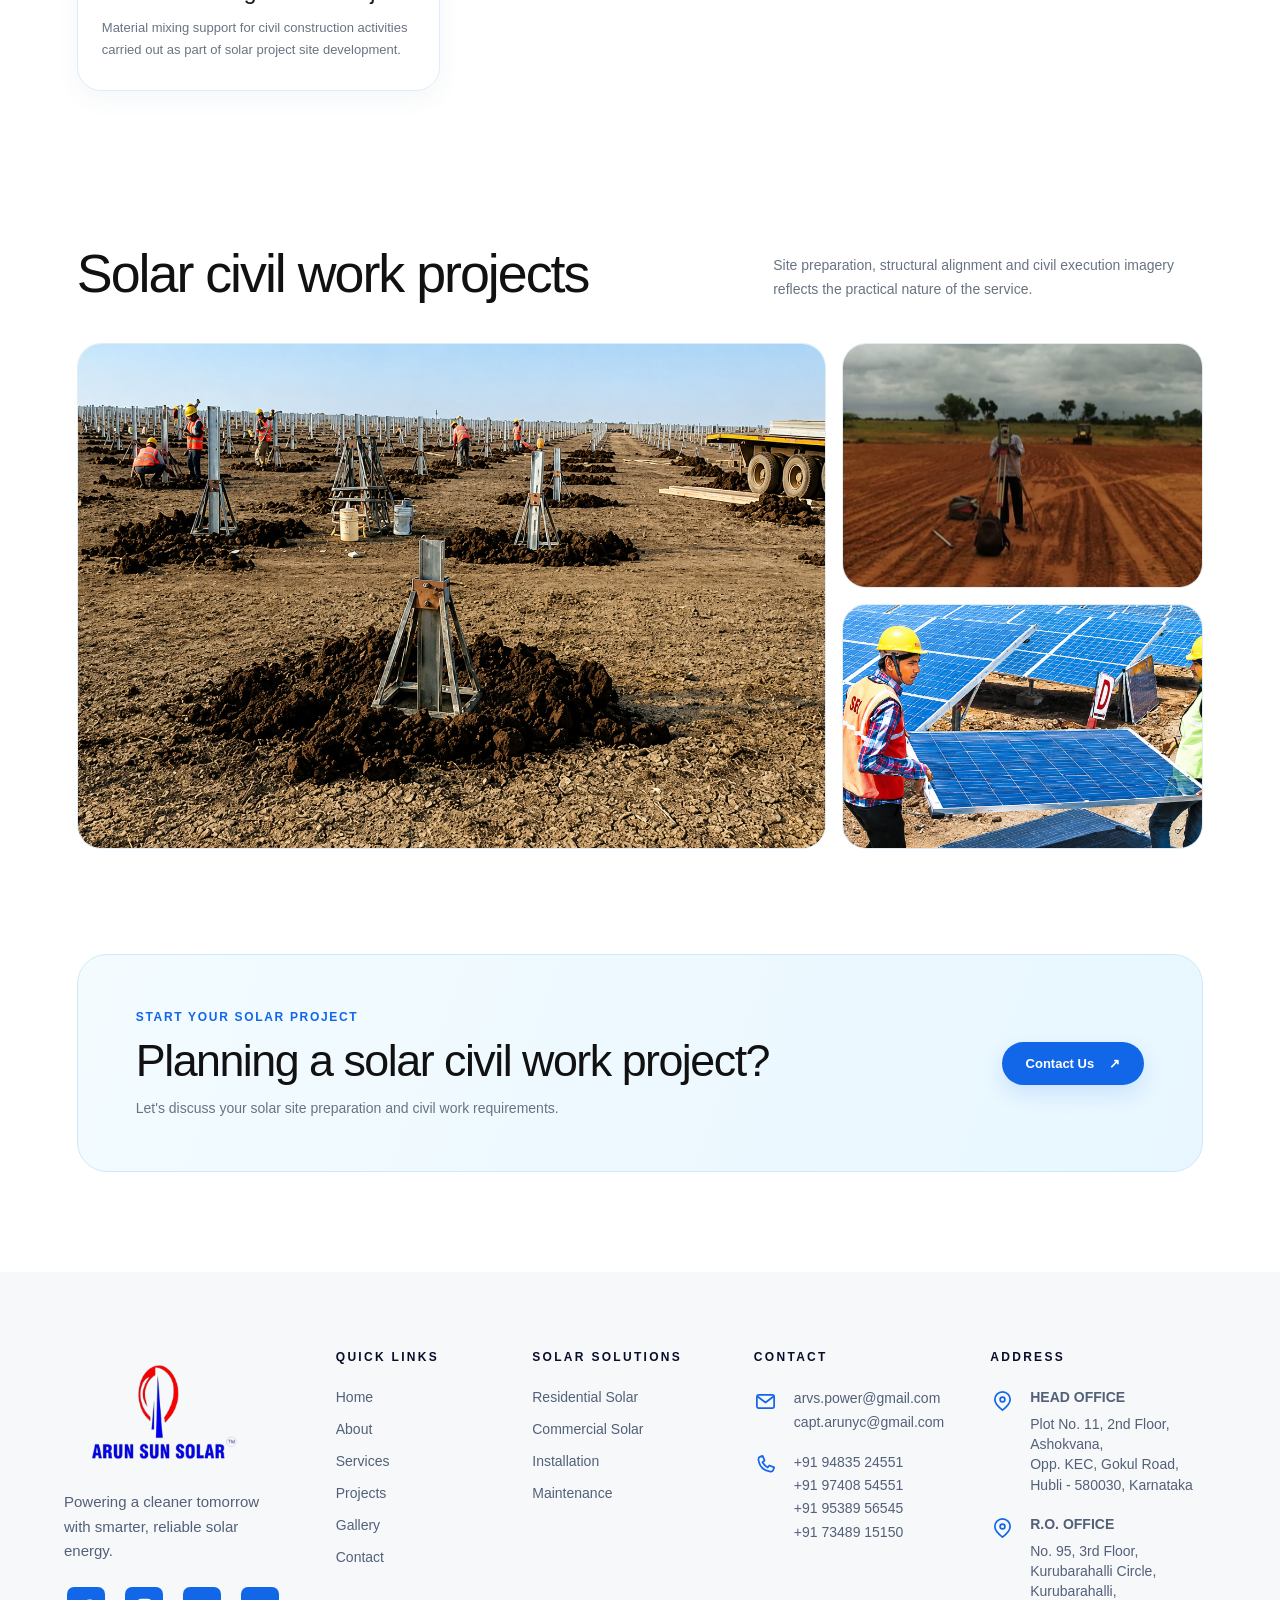
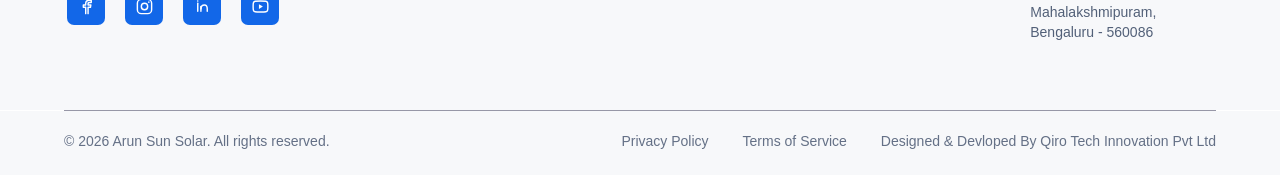
<file: Arun_Sun_Solar_Final/service-solar-civil-work.html>
<!DOCTYPE html>

<html lang="en">

<head>
    <meta charset="utf-8" />
    <meta content="width=device-width, initial-scale=1.0" name="viewport" />
    <title>Solar Civil Work Services | Arun Sun Solar</title>
    <link href="images/arun-sun-solar-logo.jpg" rel="icon" type="image/png" />
    <link href="css/global.css" rel="stylesheet" />
    <link href="css/navbar.css" rel="stylesheet" />
    <link href="css/footer.css" rel="stylesheet" />
    <link href="aktiv-grotesk-typography.css" rel="stylesheet" />
    <link href="css/service-detail.css" rel="stylesheet" />
</head>

<body class="service-detail-page">
    <header class="navbar">
        <div class="navbar-container">
            <div class="nav-glass">
                <a aria-label="Arun Sun Solar Home" class="logo" href="index.html#home"><img
                        alt="Arun Sun Solar - ISO 9001-2015 Certified Company"
                        src="images/arun-sun-solar-logo.jpg" /></a>
                <nav aria-label="Primary navigation" class="nav-menu">
                    <a href="index.html#home">Home</a>
                    <a href="about.html">About</a>
                    <div class="nav-dropdown">
                        <button aria-expanded="false" aria-haspopup="true" class="nav-dropdown-trigger"
                            type="button"><span>Services</span><span aria-hidden="true"
                                class="nav-dropdown-chevron">⌄</span></button>
                        <div class="nav-dropdown-menu" role="menu">
                            <a href="service-ground-mounted-work.html" role="menuitem">Solar Ground Mounted Work
                                System</a>
                            <a href="service-ground-mounting.html" role="menuitem">Solar Ground Mounting Services</a>
                            <a href="service-overhead-electrical-lines.html" role="menuitem">Overhead Electrical Line
                                Services</a>
                            <a href="service-solar-civil-work.html" role="menuitem">Solar Civil Work Services</a>
                        </div>
                    </div>
                    <a href="projects.html">Projects</a>
                    <a href="gallery.html">Gallery</a>
                    <a href="certificates.html">Certificates</a>
                </nav>
                <button aria-controls="mobileNavigation" aria-expanded="false" aria-label="Open navigation menu"
                    class="mobile-menu-toggle" type="button"><span></span><span></span><span></span></button>
            </div>
            <a class="nav-cta" href="quote.html">Contact</a>
        </div>
    </header>
    <main>
        <section aria-labelledby="service-title" class="service-detail-hero">
            <div class="service-hero-copy">
                <span class="service-detail-eyebrow">Solar Infrastructure</span>
                <h1 class="service-detail-title" id="service-title">Solar Civil Work Services</h1>
                <p class="service-detail-subtitle">Civil work services supporting solar project site preparation,
                    alignment, excavation and material-mixing requirements.</p>

            </div>
            <div class="service-hero-visual">
                <div class="service-hero-image-frame"><img alt="Solar civil work project"
                        src="images/services/solar-civil-work/hero-solar-civil-work.jpg" /></div>
                <div class="service-hero-accent"></div>
                <div class="service-hero-stat"><strong>Solar Civil</strong><span>Project Works</span></div>
            </div>
        </section>

        <section aria-labelledby="components-heading" class="service-detail-section service-components">
            <div class="service-section-heading-row">
                <div>

                    <h2 class="service-detail-heading" id="components-heading">Solar civil work projects</h2>
                </div>
                <p>Civil works supporting solar project development and site execution.</p>
            </div>
            <div class="service-detail-grid">
                <article class="service-system-card">
                    <div class="service-card-image"><img alt="Total Station Marking"
                            src="images/services/solar-civil-work/Total Station Marking.jpg" /></div>
                    <div class="service-card-body"><span>01</span>
                        <h3>Total Station Marking</h3>
                        <p>Site marking work used to establish accurate project points and alignment for solar civil
                            construction activities.</p>
                    </div>
                </article>
                <article class="service-system-card">
                    <div class="service-card-image"><img alt="Tractor Auger and DTH Hole Work"
                            src="images/services/solar-civil-work/Tractor Auger & DTH Hole.jpg" /></div>
                    <div class="service-card-body"><span>02</span>
                        <h3>Tractor Auger &amp; DTH Hole</h3>
                        <p>Drilling and hole-making work supporting foundation and structural installation requirements
                            across the project site.</p>
                    </div>
                </article>
                <article class="service-system-card">
                    <div class="service-card-image"><img alt="Piling Alignment Work"
                            src="images/services/solar-civil-work/Piling Alignment Work.jpg" /></div>
                    <div class="service-card-body"><span>03</span>
                        <h3>Piling Alignment Work</h3>
                        <p>Alignment activities supporting accurate positioning of piles and foundations for the solar
                            project structure.</p>
                    </div>
                </article>
                <article class="service-system-card">
                    <div class="service-card-image"><img alt="Material Mixing Machine Ajax"
                            src="images/services/solar-civil-work/Material Mixing Machine Ajax.jpg" /></div>
                    <div class="service-card-body"><span>04</span>
                        <h3>Material Mixing Machine Ajax</h3>
                        <p>Material mixing support for civil construction activities carried out as part of solar
                            project site development.</p>
                    </div>
                </article>
            </div>
        </section>

        <section aria-labelledby="gallery-heading" class="service-detail-section service-gallery">
            <div class="service-section-heading-row">
                <div>

                    <h2 class="service-detail-heading" id="gallery-heading">Solar civil work projects</h2>
                </div>
                <p>Site preparation, structural alignment and civil execution imagery reflects the practical nature of
                    the service.</p>
            </div>
            <div class="service-gallery-grid">
                <figure class="service-gallery-item service-gallery-large"><img alt="Solar civil work project"
                        src="images/services/solar-civil-work/hero-solar-civil-work.jpg" /></figure>
                <figure class="service-gallery-item"><img alt="Solar site preparation"
                        src="images/services/solar-civil-work/site-preparation-gallery.jpg" /></figure>
                <figure class="service-gallery-item"><img alt="Solar civil work"
                        src="images/services/solar-civil-work/civil-work-gallery.jpg" /></figure>
            </div>
        </section>
        <section class="service-detail-cta">
            <div>
                <span class="service-detail-kicker">Start your solar project</span>
                <h2>Planning a solar civil work project?</h2>
                <p>Let's discuss your solar site preparation and civil work requirements.</p>
            </div>
            <a href="quote.html">Contact Us <span>↗</span></a>
        </section>
        <footer class="footer">

            <div class="footer-container">

                <!-- ARUN SUN SOLAR BRAND -->
                <div class="footer-brand">

                    <img src="images/logo/footer-logo.png" alt="Arun Sun Solar" class="footer-logo">

                    <p>
                        Powering a cleaner tomorrow with smarter,
                        reliable solar energy.
                    </p>

                    <!-- SOCIAL ICONS -->
                    <div class="footer-social-links" aria-label="Social media links">

                        <!-- Facebook -->
                        <a href="#" aria-label="Facebook">
                            <span class="social-icon">
                                <svg viewBox="0 0 24 24" aria-hidden="true">
                                    <path
                                        d="M14 21v-8h3l.5-3H14V8.5c0-1 .3-1.5 1.6-1.5H18V4.2C17.4 4.1 16.5 4 15.5 4 12.5 4 11 5.8 11 8.3V10H8v3h3v8">
                                    </path>
                                </svg>
                            </span>
                        </a>

                        <!-- Instagram -->
                        <a href="#" aria-label="Instagram">
                            <span class="social-icon">
                                <svg viewBox="0 0 24 24" aria-hidden="true">
                                    <rect x="3" y="3" width="18" height="18" rx="5"></rect>
                                    <circle cx="12" cy="12" r="4"></circle>
                                    <circle class="instagram-dot" cx="17.5" cy="6.5" r="1"></circle>
                                </svg>
                            </span>
                        </a>

                        <!-- LinkedIn -->
                        <a href="#" aria-label="LinkedIn">
                            <span class="social-icon">
                                <svg viewBox="0 0 24 24" aria-hidden="true">
                                    <path d="M6 8v10"></path>
                                    <circle class="linkedin-dot" cx="6" cy="5" r="1"></circle>
                                    <path d="M10 18v-6"></path>
                                    <path d="M10 15c0-3 2-5 4.5-5 2.5 0 3.5 2 3.5 5v3"></path>
                                </svg>
                            </span>
                        </a>

                        <!-- YouTube -->
                        <a href="#" aria-label="YouTube">
                            <span class="social-icon">
                                <svg viewBox="0 0 24 24" aria-hidden="true">
                                    <path
                                        d="M21 7.5c-.2-1.1-1.1-2-2.2-2.2C17.2 5 12 5 12 5s-5.2 0-6.8.3C4.1 5.5 3.2 6.4 3 7.5 2.7 9.1 2.7 12 2.7 12s0 2.9.3 4.5c.2 1.1 1.1 2 2.2 2.2C6.8 19 12 19 12 19s5.2 0 6.8-.3c1.1-.2 2-1.1 2.2-2.2.3-1.6.3-4.5.3-4.5s0-2.9-.3-4.5z">
                                    </path>
                                    <polygon class="youtube-play" points="10,9 10,15 15,12"></polygon>
                                </svg>
                            </span>
                        </a>

                    </div>

                </div>

                <!-- QUICK LINKS -->
                <div class="footer-column">

                    <h3>QUICK LINKS</h3>

                    <ul>
                        <li><a href="index.html#home">Home</a></li>
                        <li><a href="about.html">About</a></li>
                        <li><a href="index.html#services">Services</a></li>
                        <li><a href="projects.html">Projects</a></li>
                        <li><a href="gallery.html">Gallery</a></li>
                        <li><a href="quote.html">Contact</a></li>
                    </ul>

                </div>

                <!-- SOLAR SOLUTIONS -->
                <div class="footer-column">

                    <h3>SOLAR SOLUTIONS</h3>

                    <ul>
                        <li><a href="index.html#residential">Residential Solar</a></li>
                        <li><a href="index.html#commercial">Commercial Solar</a></li>
                        <li><a href="index.html#installation">Installation</a></li>
                        <li><a href="index.html#maintenance">Maintenance</a></li>
                    </ul>

                </div>

                <!-- CONTACT -->
                <div class="footer-column footer-contact">
                    <h3>CONTACT</h3>
                    <div class="footer-contact-list">
                        <div class="footer-contact-item">
                            <span aria-hidden="true" class="contact-icon">
                                <svg viewbox="0 0 24 24">
                                    <rect height="14" rx="2" width="18" x="3" y="5"></rect>
                                    <path d="m4 7 8 6 8-6"></path>
                                </svg>
                            </span>
                            <div class="contact-details">
                                <a href="mailto:arvs.power@gmail.com">arvs.power@gmail.com</a>
                                <a href="mailto:capt.arunyc@gmail.com">capt.arunyc@gmail.com</a>
                            </div>
                        </div>
                        <div class="footer-contact-item">
                            <span aria-hidden="true" class="contact-icon">
                                <svg viewbox="0 0 24 24">
                                    <path
                                        d="M6.6 3.8 9 3l2 5-2.2 1.7a15.5 15.5 0 0 0 5.5 5.5L16 13l5 2-.8 2.4a3 3 0 0 1-3.1 2C10.2 18.4 5.6 13.8 4.6 6.9a3 3 0 0 1 2-3.1Z">
                                    </path>
                                </svg>
                            </span>
                            <div class="contact-details">
                                <a href="tel:+919483524551">+91 94835 24551</a>
                                <a href="tel:+919740854551">+91 97408 54551</a>
                                <a href="tel:+919538956545">+91 95389 56545</a>
                                <a href="tel:+917348915150">+91 73489 15150</a>
                            </div>
                        </div>
                    </div>
                </div>

                <div class="footer-column footer-address-column">
                    <h3>ADDRESS</h3>
                    <div class="footer-contact-list">
                        <div class="footer-contact-item footer-address">
                            <span aria-hidden="true" class="contact-icon">
                                <svg viewbox="0 0 24 24">
                                    <path d="M20 10c0 5-8 11-8 11S4 15 4 10a8 8 0 1 1 16 0Z"></path>
                                    <circle cx="12" cy="10" r="2.5"></circle>
                                </svg>
                            </span>
                            <div class="contact-details">
                                <strong>HEAD OFFICE</strong>
                                <span>Plot No. 11, 2nd Floor, Ashokvana,<br />Opp. KEC, Gokul Road,<br />Hubli - 580030,
                                    Karnataka</span>
                            </div>
                        </div>
                        <div class="footer-contact-item footer-address">
                            <span aria-hidden="true" class="contact-icon">
                                <svg viewbox="0 0 24 24">
                                    <path d="M20 10c0 5-8 11-8 11S4 15 4 10a8 8 0 1 1 16 0Z"></path>
                                    <circle cx="12" cy="10" r="2.5"></circle>
                                </svg>
                            </span>
                            <div class="contact-details">
                                <strong>R.O. OFFICE</strong>
                                <span>No. 95, 3rd Floor, Kurubarahalli Circle,<br />Kurubarahalli,
                                    Mahalakshmipuram,<br />Bengaluru - 560086</span>
                            </div>
                        </div>
                    </div>
                </div>

            </div>

        </footer>

        <!-- FOOTER BOTTOM -->
        <div class="footer-bottom">
            <p>© 2026 Arun Sun Solar. All rights reserved.</p>
            <div class="footer-legal">
                <a href="#">Privacy Policy</a>
                <a href="#">Terms of Service</a>
                <a href="https://qirotec.com/">Designed & Devloped By Qiro Tech Innovation Pvt Ltd
                </a>

            </div>

</main>
    <script src="js/mobile-nav.js"></script>
</body>

</html>
</file>
<file: Arun_Sun_Solar_Final/css/global.css>
/* GLOBAL RESET */

* {
    margin: 0;
    padding: 0;
    box-sizing: border-box;
}



/* HTML */

html {
    scroll-behavior: smooth;
    overflow-x: hidden;
}



/* BODY */

body {
    background-color: #ffffff;
    color: #111111;
    overflow-x: hidden;
}



/* LINKS */

a {
    text-decoration: none;
    color: inherit;
}



/* BUTTON / LINK CURSOR */

button,
a {
    cursor: pointer;
}
</file>
<file: Arun_Sun_Solar_Final/css/navbar.css>
@import url("https://fonts.googleapis.com/css2?family=Inter:wght@300;400;500;600;700;800&display=swap");


/* =========================================
   SWID-INSPIRED NAVBAR
   Desktop design preserved
========================================= */

.navbar {
    position: fixed;
    top: 0;
    left: 0;

    width: 100%;

    z-index: 1000;

    background: transparent;

    pointer-events: none;
}


.navbar-container {
    position: relative;

    width: 100%;

    max-width: 1440px;

    min-height: 88px;

    margin: 0 auto;

    padding: 16px 34px;

    display: flex;

    align-items: center;

    justify-content: space-between;

    box-sizing: border-box;
}


/* =========================================
   GLASS NAVBAR
========================================= */

.nav-glass {
    position: relative;

    width: 100%;

    height: 72px;

    display: flex;

    align-items: center;

    box-sizing: border-box;

    padding: 0 18px 0 20px;

    background: rgba(255, 255, 255, 0.72);

    border: 1px solid rgba(255, 255, 255, 0.65);

    border-radius: 35px;
    box-shadow:
        0 18px 45px rgba(0, 0, 0, .16),
        inset 0 1px 0 rgba(255, 255, 255, .72),
        inset 0 -1px 0 rgba(255, 255, 255, .16);

    -webkit-backdrop-filter: blur(18px) saturate(135%);
    backdrop-filter: blur(18px) saturate(135%);

    
    pointer-events: auto;
}


/* =========================================
   LOGO
========================================= */

.logo {
    position: relative;

    width: 150px;

    height: 68px;

    flex: 0 0 150px;

    display: flex;

    align-items: center;

    justify-content: flex-start;

    padding: 0;

    text-decoration: none;

    overflow: visible;
}


.logo img {
    display: block;

    width: 142px;

    height: 62px;

    object-fit: contain;

    object-position: left center;

    filter: none;
}


/* =========================================
   DESKTOP NAVIGATION
========================================= */

.nav-menu {
    position: absolute;

    left: 50%;

    transform: translateX(-50%);

    display: flex;

    align-items: center;

    justify-content: center;

    gap: 34px;

    white-space: nowrap;
}


.nav-menu a {
    position: relative;

    display: inline-flex;

    align-items: center;

    color: #111111;

    font-family: "Aktiv Grotesk", Verdana, sans-serif;

    font-size: 16px;

    line-height: 1;

    font-weight: 500;

    letter-spacing: -0.01em;

    text-decoration: none;

    white-space: nowrap;

    transition: color 0.25s ease;
}


.nav-menu a::after {
    content: "";

    position: absolute;

    left: 0;

    bottom: -9px;

    width: 0;

    height: 1.5px;

    border-radius: 999px;

    background: #111111;

    transition: width 0.25s ease;
}


.nav-menu a:hover {
    color: #111111;

    transform: none;
}


.nav-menu a:hover::after {
    width: 100%;
}


/* =========================================
   DESKTOP CONTACT BUTTON
========================================= */

.nav-cta {
    position: absolute;

    right: 52px;

    top: 50%;

    transform: translateY(-50%);

    z-index: 10;

    display: inline-flex;

    align-items: center;

    justify-content: center;

    gap: 10px;

    min-width: 132px;

    padding: 13px 20px;

    box-sizing: border-box;

    background: #1267E8;

    border: 1px solid #1267E8;

    color: #ffffff;

    font-family: "Aktiv Grotesk", Verdana, sans-serif;

    font-size: 13px;

    font-weight: 600;

    letter-spacing: -0.01em;

    text-decoration: none;

    border-radius: 999px;

    white-space: nowrap;

    box-shadow: 0 8px 22px rgba(18, 103, 232, 0.20);

    transition:
        background 0.25s ease,
        transform 0.25s ease,
        box-shadow 0.25s ease;

    pointer-events: auto;
}


.nav-cta span {
    font-size: 17px;

    line-height: 1;

    transition: transform 0.25s ease;
}


.nav-cta:hover {
    background: #0f58c7;

    color: #ffffff;

    transform: translateY(calc(-50% - 2px));

    box-shadow: 0 12px 28px rgba(18, 103, 232, 0.28);
}


.nav-cta:hover span {
    transform: translateX(3px);
}


/* =========================================
   MOBILE MENU TOGGLE
   Hidden on desktop
========================================= */

.mobile-menu-toggle {
    display: none;
}


/* =========================================================
   1180px AND BELOW
========================================================= */

@media screen and (max-width: 1180px) {

    .navbar-container {
        padding: 14px 22px;
    }

    .nav-menu {
        gap: 22px;
    }

    .nav-menu a {
        font-size: 13px;
    }

    .nav-cta {
        right: 38px;

        min-width: 118px;

        padding: 12px 17px;
    }

    .logo {
        width: 132px;

        flex-basis: 132px;
    }

    .logo img {
        width: 126px;
    }
}


/* =========================================================
   900px AND BELOW
========================================================= */

@media screen and (max-width: 900px) {

    .navbar-container {
        padding: 12px 20px;
    }

    .nav-glass {
        height: 66px;

        border-radius: 30px;
    }

    .logo {
        width: 120px;

        height: 62px;

        flex-basis: 120px;
    }

    .logo img {
        width: 112px;

        height: 56px;
    }

    .nav-menu {
        gap: 14px;
    }

    .nav-menu a {
        font-size: 11px;
    }

    .nav-cta {
        right: 30px;

        min-width: 105px;

        padding: 11px 14px;

        font-size: 11px;
    }
}


/* =========================================================
   768px AND BELOW
   MOBILE
========================================================= */

@media screen and (max-width: 768px) {

    .navbar {
        width: 100%;

        overflow: visible;
    }

    .navbar-container {
        width: 100%;

        min-height: 76px;

        padding: 10px 20px;

        box-sizing: border-box;
    }


    /* =========================================
       MOBILE GLASS NAV
    ========================================= */

    .nav-glass {
        width: 100%;

        height: 62px;

        padding: 0 14px;

        border-radius: 30px;

        display: flex;

        align-items: center;

        justify-content: space-between;
    }


    /* =========================================
       MOBILE LOGO
       LEFT SIDE
    ========================================= */

    .logo {
        position: relative;

        width: 115px;

        height: 58px;

        flex: 0 0 115px;

        display: flex;

        align-items: center;

        justify-content: flex-start;

        margin: 0;

        padding: 0;
    }


    .logo img {
        width: 108px;

        height: 53px;

        object-fit: contain;

        object-position: left center;
    }


    /* =========================================
       HIDE DESKTOP NAVIGATION
    ========================================= */

    .nav-menu {
        display: none;
    }


    /* =========================================
       HIDE CONTACT BUTTON ON MOBILE
    ========================================= */

    .nav-cta {
        display: none !important;
    }


    /* =========================================
       HAMBURGER MENU
       RIGHT SIDE
    ========================================= */

    .mobile-menu-toggle {
        display: flex;

        position: absolute;

        right: 16px;

        top: 50%;

        transform: translateY(-50%);

        width: 42px;

        height: 42px;

        padding: 8px;

        margin: 0;

        border: 0;

        border-radius: 8px;

        background: transparent;

        cursor: pointer;

        z-index: 30;

        align-items: center;

        justify-content: center;

        flex-direction: column;

        gap: 5px;

        -webkit-tap-highlight-color: transparent;
    }


    .mobile-menu-toggle span {
        display: block;

        width: 23px;

        height: 2.5px;

        border-radius: 10px;

        background: #111111;

        transition:
            transform 0.25s ease,
            opacity 0.25s ease;
    }


    /* =========================================
       HAMBURGER -> CLOSE ICON
    ========================================= */

    .mobile-menu-toggle.is-open span:nth-child(1) {
        transform: translateY(7.5px) rotate(45deg);
    }


    .mobile-menu-toggle.is-open span:nth-child(2) {
        opacity: 0;
    }


    .mobile-menu-toggle.is-open span:nth-child(3) {
        transform: translateY(-7.5px) rotate(-45deg);
    }


    /* =========================================
       MOBILE OPEN MENU
       Contact remains hidden
    ========================================= */

    .nav-menu.mobile-nav-open {
        display: flex;

        position: absolute;

        top: calc(100% + 9px);

        left: 0;

        right: 0;

        width: 100%;

        box-sizing: border-box;

        padding: 12px 17px 15px;

        margin: 0;

        transform: none;

        flex-direction: column;

        align-items: stretch;

        justify-content: flex-start;

        gap: 0;

        white-space: normal;

        background: rgba(255, 255, 255, 0.98);

        border: 1px solid rgba(17, 17, 17, 0.07);

        border-radius: 14px;

        box-shadow: 0 14px 34px rgba(0, 0, 0, 0.12);

        z-index: 25;
    }


    .nav-menu.mobile-nav-open a {
        display: block;

        width: 100%;

        box-sizing: border-box;

        padding: 12px 4px;

        color: #171717;

        font-size: 14px;

        font-weight: 500;

        text-align: left;
    }


    .nav-menu.mobile-nav-open a::after {
        display: none;
    }


    .nav-menu.mobile-nav-open a:hover {
        color: #111111;

        transform: none;
    }
}


/* =========================================================
   576px AND BELOW
   MEDIUM MOBILE
========================================================= */

@media screen and (max-width: 576px) {

    .navbar-container {
        min-height: 72px;

        padding: 9px 20px;
    }


    .nav-glass {
        height: 60px;

        padding: 0 13px;

        border-radius: 30px;
    }


    .logo {
        width: 108px;

        height: 56px;

        flex-basis: 108px;
    }


    .logo img {
        width: 102px;

        height: 51px;
    }


    .mobile-menu-toggle {
        right: 13px;

        width: 40px;

        height: 40px;
    }


    .mobile-menu-toggle span {
        width: 22px;

        height: 2.5px;
    }


    .nav-menu.mobile-nav-open {
        top: calc(100% + 8px);

        padding: 11px 16px 14px;
    }


    .nav-menu.mobile-nav-open a {
        padding: 11px 3px;

        font-size: 14px;
    }
}


/* =========================================================
   480px AND BELOW
   SMALL MOBILE
========================================================= */

@media screen and (max-width: 480px) {

    .navbar-container {
        min-height: 70px;

        padding: 8px 20px;
    }


    .nav-glass {
        height: 58px;

        padding: 0 12px;

        border-radius: 30px;
    }


    /* LEFT LOGO */

    .logo {
        width: 100px;

        height: 54px;

        flex-basis: 100px;
    }


    .logo img {
        width: 95px;

        height: 49px;
    }


    /* RIGHT HAMBURGER */

    .mobile-menu-toggle {
        right: 11px;

        width: 38px;

        height: 38px;

        padding: 7px;
    }


    .mobile-menu-toggle span {
        width: 21px;

        height: 2.5px;

        gap: 5px;
    }


    .nav-menu.mobile-nav-open {
        top: calc(100% + 7px);

        padding: 10px 15px 13px;

        border-radius: 13px;
    }


    .nav-menu.mobile-nav-open a {
        padding: 10px 3px;

        font-size: 13px;
    }
}


/* =========================================================
   320px AND BELOW
   EXTRA SMALL MOBILE
========================================================= */

@media screen and (max-width: 320px) {

    .navbar-container {
        min-height: 68px;

        padding: 7px 8px;
    }


    .nav-glass {
        height: 56px;

        padding: 0 10px;

        border-radius: 30px;
    }


    /* LEFT LOGO */

    .logo {
        width: 92px;

        height: 52px;

        flex-basis: 92px;
    }


    .logo img {
        width: 88px;

        height: 47px;
    }


    /* RIGHT HAMBURGER */

    .mobile-menu-toggle {
        right: 9px;

        width: 36px;

        height: 36px;

        padding: 6px;
    }


    .mobile-menu-toggle span {
        width: 20px;

        height: 2px;

        gap: 4px;
    }


    .mobile-menu-toggle.is-open span:nth-child(1) {
        transform: translateY(6px) rotate(45deg);
    }


    .mobile-menu-toggle.is-open span:nth-child(3) {
        transform: translateY(-6px) rotate(-45deg);
    }


    .nav-menu.mobile-nav-open {
        top: calc(100% + 6px);

        padding: 9px 13px 12px;

        border-radius: 12px;
    }


    .nav-menu.mobile-nav-open a {
        padding: 9px 2px;

        font-size: 12px;
    }
}


/* =========================================================
   HOME PAGE BUTTON COLOR THEME
   Desktop only / existing behavior
========================================================= */

body.home-page .about-btn {
    border-color: #8ed8ff;

    background: #8ed8ff;

    color: #111111;

    box-shadow: 0 10px 24px rgba(82, 190, 241, 0.20);
}


body.home-page .about-btn:hover {
    background: #70c9f5;

    border-color: #70c9f5;

    color: #111111;
}


/* =========================================
   SECTION TYPOGRAPHY
========================================= */

.navbar,
.navbar * {
    font-family: "Aktiv Grotesk", Verdana, sans-serif;
}


.nav-menu a {
    font-family: "Aktiv Grotesk", Verdana, sans-serif;
}


.nav-cta {
    font-family: "Aktiv Grotesk", Verdana, sans-serif;
}


.nav-link,
.navbar a,
.navbar button {
    font-family: "Aktiv Grotesk", Verdana, sans-serif;
}
/* =========================================
   SERVICES DROPDOWN
   Opens on hover/focus and toggles on click.
========================================= */

.nav-dropdown {
    position: relative;
    display: inline-flex;
    align-items: center;
    height: 100%;
}

.nav-dropdown-trigger {
    position: relative;
    display: inline-flex;
    align-items: center;
    gap: 6px;
    padding: 0;
    border: 0;
    background: transparent;
    color: #111111;
    font-family: "Aktiv Grotesk", Verdana, sans-serif;
    font-size: 16px;
    line-height: 1;
    font-weight: 500;
    letter-spacing: -0.01em;
    cursor: pointer;
}

.nav-dropdown-trigger::after {
    content: "";
    position: absolute;
    left: 0;
    bottom: -9px;
    width: 0;
    height: 1.5px;
    border-radius: 999px;
    background: #111111;
    transition: width 0.25s ease;
}

.nav-dropdown:hover .nav-dropdown-trigger::after,
.nav-dropdown:focus-within .nav-dropdown-trigger::after,
.nav-dropdown.is-open .nav-dropdown-trigger::after {
    width: calc(100% - 18px);
}

.nav-dropdown-chevron {
    display: inline-block;
    width: 8px;
    height: 8px;
    margin-top: -1px;
    margin-left: 1px;
    border-right: 1.5px solid currentColor;
    border-bottom: 1.5px solid currentColor;
    font-size: 0;
    line-height: 0;
    transform: rotate(45deg);
    transform-origin: center;
    transition: transform 0.25s ease;
}

.nav-dropdown:hover .nav-dropdown-chevron,
.nav-dropdown:focus-within .nav-dropdown-chevron,
.nav-dropdown.is-open .nav-dropdown-chevron {
    transform: rotate(225deg);
}

.nav-dropdown-menu {
    position: absolute;
    top: calc(100% + 18px);
    left: 50%;
    min-width: 310px;
    padding: 10px;
    display: flex;
    flex-direction: column;
    gap: 2px;
    background: rgba(255, 255, 255, 0.98);
    border: 1px solid rgba(17, 17, 17, 0.08);
    border-radius: 16px;
    box-shadow: 0 18px 45px rgba(0, 0, 0, 0.14);
    backdrop-filter: blur(20px);
    -webkit-backdrop-filter: blur(20px);
    opacity: 0;
    visibility: hidden;
    pointer-events: none;
    transform: translate(-50%, -8px);
    transition: opacity 0.22s ease, transform 0.22s ease, visibility 0.22s ease;
    z-index: 1200;
}

.nav-dropdown-menu::before {
    content: "";
    position: absolute;
    top: -19px;
    left: 0;
    right: 0;
    height: 20px;
}

.nav-dropdown:hover .nav-dropdown-menu,
.nav-dropdown:focus-within .nav-dropdown-menu,
.nav-dropdown.is-open .nav-dropdown-menu {
    opacity: 1;
    visibility: visible;
    pointer-events: auto;
    transform: translate(-50%, 0);
}

.nav-dropdown-menu a {
    display: block;
    width: 100%;
    padding: 12px 14px;
    border-radius: 10px;
    color: #101522;
    font-family: "Aktiv Grotesk", Verdana, sans-serif;
    font-size: 13px;
    line-height: 1.35;
    font-weight: 500;
    text-decoration: none;
    transition: background 0.2s ease, color 0.2s ease, transform 0.2s ease;
}

.nav-dropdown-menu a::after {
    display: none;
}

.nav-dropdown-menu a:hover {
    background: #edf6ff;
    color: #146dcc;
    transform: translateX(2px);
}

@media screen and (max-width: 1180px) {
    .nav-dropdown-trigger {
        font-size: 13px;
    }

    .nav-dropdown-menu {
        min-width: 285px;
    }
}

@media screen and (max-width: 768px) {
    .nav-dropdown {
        display: block;
        width: 100%;
        height: auto;
    }

    .nav-dropdown-trigger {
        width: 100%;
        padding: 12px 4px;
        justify-content: space-between;
        font-size: 14px;
        text-align: left;
    }

    .nav-dropdown-trigger::after {
        display: none;
    }

    .nav-dropdown-chevron {
        margin-right: 4px;
        margin-left: 0;
    }

    .nav-dropdown-menu,
    .nav-dropdown:hover .nav-dropdown-menu,
    .nav-dropdown:focus-within .nav-dropdown-menu,
    .nav-dropdown.is-open .nav-dropdown-menu {
        position: static;
        width: 100%;
        min-width: 0;
        padding: 0 0 6px 12px;
        display: none;
        opacity: 1;
        visibility: visible;
        pointer-events: auto;
        transform: none;
        background: transparent;
        border: 0;
        border-radius: 0;
        box-shadow: none;
        backdrop-filter: none;
        -webkit-backdrop-filter: none;
    }

    .nav-dropdown.is-open .nav-dropdown-menu {
        display: flex;
    }

    .nav-dropdown-menu::before {
        display: none;
    }

    .nav-dropdown-menu a {
        padding: 9px 8px;
        font-size: 13px;
        color: #343a46;
    }

    .nav-dropdown-menu a:hover {
        background: #edf6ff;
        color: #146dcc;
        transform: none;
    }
}
</file>
<file: Arun_Sun_Solar_Final/css/footer.css>
/* Aktiv Grotesk for headings; Verdana for body text */
@import url("https://fonts.googleapis.com/css2?family=Inter:wght@300;400;500;600;700;800&display=swap");

/* =========================================
   ARUN SUN SOLAR FOOTER
   Clean White Corporate Style
========================================= */

.footer {
    position: relative;
    width: 100%;
    background: #F7F8FA;
    color: #080D2B;
    padding: 78px 0 0;
    overflow: hidden;
}

.footer::before,
.footer::after {
    display: none;
}

.footer-container {
    position: relative;
    z-index: 1;
    width: 90%;
    max-width: 1400px;
    margin: 0 auto;
    display: grid;
    grid-template-columns: 1.35fr 0.9fr 1.05fr 1.05fr 1.35fr;
    gap: 46px;
    padding-bottom: 68px;
    align-items: start;
}

.footer-brand {
    position: relative;
    max-width: 370px;
    display: flex;
    flex-direction: column;
    align-items: flex-start;
}

.footer-brand img,
.footer-brand .footer-logo {
    position: relative;
    z-index: 2;
    display: block;
    width: 190px;
    height: auto;
    max-width: 190px;
    max-height: 124px;
    object-fit: contain;
    margin: 0 0 14px 0;
}

/* Footer logo is shown without certification text. */
.footer-brand::after {
    display: none;
}

.footer-brand p {
    position: relative;
    z-index: 2;
    margin: 10px 0 0;
    max-width: 360px;
    color: #526078;
    font-size: 15px;
    line-height: 1.65;
}

.footer-description {
    font-size: 10px;
    line-height: 1.65;
    color: #526078;
}

.footer-column {
    padding-top: 0;
}

.footer-column h3 {
    margin: 0 0 24px;
    font-size: 12px;
    font-weight: 700;
    letter-spacing: 2.3px;
    color: #080D2B;
    position: relative;
    padding-bottom: 0;
}

.footer-column h3::after {
    display: none;
}

.footer-column ul {
    margin: 0;
    padding: 0;
    list-style: none;
}

.footer-column li {
    margin-bottom: 14px;
}

.footer-column a {
    position: relative;
    display: inline-block;
    color: #526078;
    font-size: 14px;
    text-decoration: none;
    transition: color 0.3s ease, transform 0.3s ease;
}

.footer-column a:hover {
    color: #ED1111;
    transform: translateX(4px);
}

.footer-social-links {
    display: flex;
    flex-direction: row;
    align-items: center;
    gap: 14px;
    margin-top: 20px;
}

.footer-social-links a {
    display: flex;
    align-items: center;
    justify-content: center;
    width: 44px;
    height: 44px;
    color: #ffffff;
    text-decoration: none;
    transition: transform 0.3s ease;
}

.social-icon {
    width: 38px;
    height: 38px;
    display: flex;
    align-items: center;
    justify-content: center;
    flex-shrink: 0;
    border: 0;
    border-radius: 7px;
    color: #ffffff;
    background: #1267E8;
    transition: background-color 0.3s ease, color 0.3s ease,
        transform 0.3s ease, box-shadow 0.3s ease;
}

.social-icon svg {
    width: 19px;
    height: 19px;
    fill: none;
    stroke: currentColor;
    stroke-width: 1.8;
    stroke-linecap: round;
    stroke-linejoin: round;
}

.social-icon .instagram-dot,
.social-icon .linkedin-dot,
.social-icon .youtube-play {
    fill: currentColor;
    stroke: none;
}

.footer-social-links a:hover {
    transform: translateY(-3px);
}

.footer-social-links a:hover .social-icon {
    background: #ED1111;
    color: #ffffff;
    transform: scale(1.04);
    box-shadow: 0 8px 18px rgba(237, 17, 17, 0.16);
}

.footer-contact-list {
    display: flex;
    flex-direction: column;
    gap: 20px;
}

.footer-contact-item {
    display: flex !important;
    align-items: flex-start;
    gap: 16px;
    width: 100%;
    color: #526078 !important;
    font-size: 14px !important;
    line-height: 1.45;
    text-decoration: none;
}

.contact-details {
    display: flex;
    flex-direction: column;
    gap: 3px;
    min-width: 0;
}

.contact-details a,
.contact-details span {
    color: inherit;
    font-size: inherit;
    line-height: 1.45;
    text-decoration: none;
}

.contact-details strong {
    display: block;
    margin-bottom: 3px;
    color: #526078;
    font-size: 14px;
    font-weight: 700;
    line-height: 1.4;
}

.footer-contact-item:hover {
    color: #ED1111 !important;
    transform: none !important;
}

.contact-icon {
    width: 24px;
    height: 24px;
    min-width: 24px;
    display: flex;
    align-items: center;
    justify-content: center;
    color: #1267E8;
    margin-top: 1px;
}

.contact-icon svg {
    width: 23px;
    height: 23px;
    fill: none;
    stroke: currentColor;
    stroke-width: 1.8;
    stroke-linecap: round;
    stroke-linejoin: round;
}

.footer-contact-item:hover .contact-icon {
    color: #ED1111;
}

.footer-address {
    cursor: default;
}

.footer-bottom {
    position: relative;
    z-index: 1;
    isolation: isolate;
    width: 90%;
    max-width: 1400px;
    margin: 0 auto;
    padding: 22px 0 26px;
    display: flex;
    align-items: center;
    justify-content: space-between;
    gap: 30px;
    border-top: 1px solid #9797a7;
}


/* Match the lower footer strip to the main footer background. */
.footer-bottom::before {
    content: "";
    position: absolute;
    z-index: -1;
    top: 0;
    bottom: 0;
    left: 50%;
    width: 100vw;
    transform: translateX(-50%);
    background: #F7F8FA;
}

.footer-bottom p {
    margin: 0;
    font-size: 14px;
    color: #647086;
}

.footer-legal {
    display: flex;
    align-items: center;
    gap: 34px;
}

.footer-legal a {
    font-size: 14px;
    color: #647086;
    text-decoration: none;
    transition: color 0.3s ease;
}

.footer-legal a:hover {
    color: #ED1111;
}

/* =========================================
   TABLET
========================================= */

@media (max-width: 1100px) {
    .footer-container {
        grid-template-columns: 1.2fr 1fr 1.15fr;
        gap: 42px;
    }

    .footer-contact {
        grid-column: 2 / 3;
    }

    .footer-address-column {
        grid-column: 3;
    }
}

/* =========================================
   MOBILE
========================================= */

@media (max-width: 760px) {
    .footer {
        padding-top: 56px;
    }

    .footer-container {
        grid-template-columns: 1fr 1fr;
        gap: 44px 32px;
        padding-bottom: 46px;
    }

    .footer-brand {
        max-width: 100%;
        grid-column: 1 / -1;
    }

    .footer-brand img,
    .footer-brand .footer-logo {
        width: 190px;
        max-width: 190px;
        max-height: 125px;
    }

    .footer-brand::after {
        top: 112px;
    }

    .footer-contact,
    .footer-address-column {
        grid-column: 1 / -1;
    }

    .footer-bottom {
        flex-direction: column;
        align-items: flex-start;
        gap: 18px;
        padding: 22px 0;
    }

    .footer-legal {
        gap: 18px;
        flex-wrap: wrap;
    }
}

@media (max-width: 520px) {
    .footer-container {
        grid-template-columns: 1fr;
        gap: 38px;
    }

    .footer-brand,
    .footer-contact,
    .footer-address-column {
        grid-column: auto;
    }
}

.footer, .footer * {
    font-family: "Aktiv Grotesk", Verdana, sans-serif;
}

/* =========================================
   FIXED CONTACT ACTIONS
   Visible on every page while scrolling
========================================= */
.floating-contact-actions {
    position: fixed;
    top: 78%;
    right: 18px;
    transform: translateY(-50%);
    z-index: 9999;
    display: flex;
    flex-direction: column;
    align-items: center;
    gap: 12px;
}

.floating-contact-actions a {
    display: block;
    width: 50px;
    height: 50px;
    line-height: 0;
    text-decoration: none;
    border: 0;
    outline: 0;
    transition: transform 0.25s ease, filter 0.25s ease;
}

.floating-contact-actions img {
    display: block;
    width: 100%;
    height: 100%;
    object-fit: contain;
}

.floating-contact-actions a:hover {
    transform: scale(1.08);
    filter: drop-shadow(0 5px 10px rgba(8, 13, 43, 0.18));
}

@media (max-width: 760px) {
    .floating-contact-actions {
        right: 10px;
        gap: 8px;
    }

    .floating-contact-actions a {
        width: 34px;
        height: 34px;
    }
}


/* Requested typography: headings use Aktiv Grotesk */
h1, h2, h3, h4, h5, h6 { font-family: "Aktiv Grotesk", Verdana, sans-serif; }
</file>
<file: Arun_Sun_Solar_Final/aktiv-grotesk-typography.css>
/* ARUN SUN SOLAR — SITE TYPOGRAPHY
   Headings/display: Aktiv Grotesk
   Body/general copy: Verdana
*/
body {
    font-family: Verdana, sans-serif;
}

h1, h2, h3, h4, h5, h6,
button, .btn, .button,
nav, .nav, .nav-link,
.services-title, .certificate-title {
    font-family: "Aktiv Grotesk", Verdana, sans-serif;
}
</file>
<file: Arun_Sun_Solar_Final/section-font-size-controls.css>
/* =========================================================
   ARUN SUN SOLAR — TYPOGRAPHY CONTROLS
   IMPORTANT: !important is intentional here. Existing
   responsive/section CSS was overriding the earlier controls.
   Change only the values below.
   ========================================================= */

/* HOME DESCRIPTION */
.hero-description,
.hero-content p,
.home-description,
.hero-reference-description,
.home-projects-description {
    font-size: 16px !important;
    font-weight: 400 !important;
}

/* HOME TITLE */
.hero-title,
.hero-content h1,
.home-title,
.hero-reference-title {
    font-weight: 300 !important;
}

/* ABOUT DESCRIPTION */
.about-description,
.about-text,
.about-content p,
.about-content {
    font-size: 14px !important;
    font-weight: 200 !important;
}

/* ABOUT TITLE */
.about-title,
.about-heading,
.about-content h2 {
    font-weight: 300 !important;
}

/* SERVICES DESCRIPTION */
.services-description,
.service-description,
.service-item-description,
.service-card p {
    font-size: 17px !important;
    font-weight: 300 !important;
}

/* SERVICES TITLE */
.services-title,
.service-title,
.service-item-title,
.service-card h3 {
    font-weight: 500 !important;
}

/* JOURNEY DESCRIPTION */
.journey-description,
.journey-text,
.journey-content p,
.founder-content p,
.founder-story-text,
.founder-content {
    font-size: 16px !important;
    font-weight: 300 !important;
}

/* JOURNEY TITLE */
.journey-title,
.journey-heading,
.journey-content h2,
.founder-subtitle,
.founder-story-title {
    font-weight: 300 !important;
}

/* GALLERY DESCRIPTION */
.gallery-description,
.gallery-text,
.gallery-content p {
    font-size: 14px !important;
    font-weight: 300 !important;
}

/* GALLERY TITLE */
.gallery-title,
.gallery-heading,
.gallery-content h2 {
    font-weight: 300 !important;
}

/* CERTIFICATES DESCRIPTION */
.certificates-description,
.certificate-description,
.certificate-card p {
    font-size: 16px !important;
    font-weight: 400 !important;
}

/* CERTIFICATES TITLE */
.certificates-title,
.certificate-title,
.certificate-card h3,
.certificates-subtitle {
    font-weight: 500 !important;
}

/* PROJECTS DESCRIPTION */
.projects-description,
.project-description,
.project-card p,
.home-projects-description {
    font-size: 17px !important;
    font-weight: 400 !important;
}

/* PROJECTS TITLE */
.projects-title,
.project-title,
.project-card h3 {
    font-weight: 500 !important;
}


/* LIGHTER TEXT WEIGHT — preserves all existing sizes/layout/styles */
main h1,
main h2,
main h3,
main h4,
main h5,
main h6,
main p,
main strong,
main b,
section h1,
section h2,
section h3,
section h4,
section h5,
section h6,
section p,
section strong,
section b {
    font-weight: 400 !important;
}
</file>
<file: Arun_Sun_Solar_Final/css/about-page.css>
.about-page {
  margin: 0;
  background: #ffffff;
  color: #101b2d;
  font-family: "Aktiv Grotesk", Verdana, sans-serif;
}
.about-page main { overflow: hidden; }
.about-page .nav-menu a.active { color: #2288f5; }
.about-page .nav-menu a.active::after { width: 100%; background: #2288f5; }
.about-page .nav-cta { background: #1267E8; }
.about-page-container { width: min(92%, 1400px); margin: 0 auto; }

/* ABOUT HERO — image-led layout matching the approved reference */
.about-hero { padding: 116px 0 42px; background: #ffffff; }
.about-hero-inner {
  position: relative;
  width: min(92%, 1500px);
  height: 596px;
  margin: 0 auto;
  overflow: hidden;
  border-radius: 28px;
  background: #dceeff;
  box-shadow: 0 18px 48px rgba(43, 105, 160, .10);
}
.about-hero-image {
  position: absolute;
  inset: 0;
  width: 100%;
  height: 100%;
  display: block;
  object-fit: cover;
  object-position: center center;
}
.about-hero-copy {
  position: absolute;
  z-index: 2;
  left: 0;
  top: 0;
  width: min(47%, 610px);
  height: 100%;
  display: flex;
  flex-direction: column;
  justify-content: center;
  padding: 54px clamp(30px, 5vw, 68px);
  box-sizing: border-box;
  background: transparent;
}
.about-hero-copy::before {
  content: "";
  position: absolute;
  z-index: -1;
  left: -100px;
  top: 50%;
  transform: translateY(-50%);
  width: 700px;
  height: 430px;
  border-radius: 50%;
  background: radial-gradient(ellipse at center, rgba(255,255,255,.72) 0%, rgba(255,255,255,.43) 42%, rgba(255,255,255,0) 72%);
  filter: blur(5px);
  pointer-events: none;
}
.about-hero h1 {
  margin: 0 0 18px;
  font-size: clamp(54px, 6vw, 88px);
  line-height: .98;
  letter-spacing: -.045em;
  font-weight: 700;
  color: #0b1427;
}
.about-line {
  width: 62px;
  height: 3px;
  border-radius: 999px;
  background: #66b8ff;
  margin-bottom: 24px;
}
.about-hero p {
  max-width: 470px;
  margin: 0;
  color: #131517;
  font-size: clamp(16px, 1.35vw, 20px);
  line-height: 1.65;
  font-weight: 400;
}
.company-section { padding: 92px 0 84px; background: #fff; }
.company-grid { display: grid; grid-template-columns: .94fr 1.06fr; gap: clamp(42px, 6vw, 92px); align-items: center; }
.company-image-wrap { overflow: hidden; border-radius: 24px; background: #fff; border: none; box-shadow: none; }
.company-image-wrap img { width: 100%; height: auto; aspect-ratio: auto; object-fit: contain; display: block; }
.company-copy h2 { margin: 12px 0 22px; color: #0b1427; font-size: clamp(34px, 4vw, 56px); line-height: 1.02; letter-spacing: -.035em; font-weight: 700; }
.company-copy p { margin: 0 0 20px; color: #455469; font-size: 17px; line-height: 1.72; }
.company-copy p:last-child { margin-bottom: 0; }
.mission-section { padding: 86px 0 92px; background: #f3faff; border-top: 1px solid #e1f1fc; border-bottom: 1px solid #e1f1fc; }
.section-heading { text-align: center; margin: 0 auto 42px; max-width: 820px; }
.section-heading h2 { margin: 10px 0 0; color: #ffffff; font-size: clamp(30px, 3.5vw, 46px); line-height: 1.1; letter-spacing: -.03em; font-weight: 700; }
.mission-grid { display: grid; grid-template-columns: repeat(2, minmax(0, 1fr)); gap: 24px; }
.mission-card { min-height: 250px; padding: 34px; display: grid; grid-template-columns: 88px 1fr; gap: 28px; align-items: start; background: #fff; border: 1px solid #cfe7f8; border-radius: 22px; box-shadow: 0 14px 40px rgba(44, 127, 188, .07); }
.mission-icon, .why-icon { display: flex; align-items: center; justify-content: center; width: 76px; height: 76px; border-radius: 50%; background: #e6f5ff; color: #2288f5; border: 1px solid #c9e8fb; }
.mission-icon svg, .why-icon svg { width: 46px; height: 46px; fill: none; stroke: currentColor; stroke-width: 2.2; stroke-linecap: round; stroke-linejoin: round; }
.mission-card h3 { margin: 3px 0 12px; color: #0b1427; font-size: 24px; font-weight: 700; text-transform: uppercase; }
.mission-card p { margin: 0 0 12px; color: #4a596d; font-size: 15px; line-height: 1.65; }
.mission-card p:last-child { margin-bottom: 0; }
.why-section {
  padding: 92px 0 96px;
  background-image: linear-gradient(rgba(6, 31, 49, .54), rgba(6, 31, 49, .42)), url("https://images.pexels.com/photos/15751120/pexels-photo-15751120.jpeg?auto=compress&cs=tinysrgb&w=2000");
  background-size: cover;
  background-position: center;
  background-repeat: no-repeat;
}
.why-grid { display: grid; grid-template-columns: repeat(5, minmax(0, 1fr)); gap: 18px; align-items: stretch; }
.why-card { padding: 16px 18px 18px; border: 1px solid #d5eafa; border-radius: 18px; background: linear-gradient(180deg, #ffffff 0%, #f6fbff 100%); min-height: 250px; display: flex; flex-direction: column; }
.why-icon { width: 60px; height: 60px; margin: 0 auto 12px; }
.why-icon svg { width: 38px; height: 38px; }
.why-card h3 { min-height: 42px; margin: 0 0 10px; color: #0b1427; font-size: 15px; line-height: 1.2; text-align: center; font-weight: 700; }
.why-card p { margin: 0; color: #4a596d; font-size: 14px; line-height: 1.65; flex: 1; }
.about-page .footer { margin-top: 0; }
.about-page .footer-bottom { margin-top: 0; }
@media (max-width: 1050px) {
  .about-hero-inner { height: 520px; }
  .about-hero-copy { width: min(55%, 610px); }
  .company-grid { grid-template-columns: 1fr; }
  .company-copy { max-width: 900px; }
  .why-grid { grid-template-columns: repeat(2, minmax(0, 1fr)); }
}
@media (max-width: 760px) {
  .about-hero { padding-top: 94px; }
  .about-hero-inner { width: 94%; height: 520px; border-radius: 20px; }
  .about-hero-copy { width: 100%; height: 58%; top: auto; bottom: 0; padding: 34px 28px 30px; background: linear-gradient(180deg, rgba(255,255,255,.12) 0%, rgba(255,255,255,.94) 35%, rgba(255,255,255,.98) 100%); justify-content: flex-end; }
  .about-hero h1 { font-size: 52px; }
  .about-hero p { max-width: 620px; font-size: 16px; }
  .about-hero-image { object-position: center center; }
  .company-section, .mission-section, .why-section { padding: 66px 0; }
  .about-page-container { width: 90%; }
  .mission-grid, .why-grid { grid-template-columns: 1fr; }
  .mission-card { grid-template-columns: 1fr; gap: 18px; }
  .mission-icon { width: 68px; height: 68px; }
  .why-card { min-height: auto; }
}

/* =========================================
   ABOUT PAGE — FINAL CTA
   Uses the site's light-blue / white theme.
========================================= */
.about-final-cta {
    padding: 72px 0 84px;
    background: #ffffff;
}

.about-final-cta .final-cta-content {
    border: 1px solid #d9e9fb;
    border-radius: 26px;
    background: linear-gradient(135deg, #fafdff 0%, #edf7ff 100%);
    box-shadow: 0 18px 48px rgba(52, 122, 185, .10);
}

.about-final-cta .final-cta-subtitle {
    color: #2788e8;
}

.about-final-cta .final-cta-title {
    color: #0b1427;
}

.about-final-cta .final-cta-title span {
    color: #2788e8;
}

.about-final-cta .final-cta-description {
    color: #536987;
}

.about-final-cta .final-cta-btn {
    background: #2788e8;
    border-radius: 999px;
    box-shadow: 0 12px 26px rgba(39, 136, 232, .18);
}

.about-final-cta .final-cta-btn:hover {
    background: #1677d5;
    box-shadow: 0 15px 30px rgba(39, 136, 232, .20);
}

.about-final-cta .benefit-icon {
    border-color: #8fc7f5;
    color: #2788e8;
    background: #ffffff;
}

.about-final-cta .final-cta-benefit {
    border-color: #cfe3f7;
}

.about-final-cta .final-cta-benefit strong {
    color: #0b1427;
}

.about-final-cta .final-cta-benefit small {
    color: #61758f;
}

.about-final-cta .final-cta-image-wrap {
    background: #dceeff;
}

@media (max-width: 760px) {
    .about-final-cta {
        padding: 54px 0 68px;
    }
}


/* =========================================
   MISSION & VISION — REDESIGNED
   Matches the approved Mission & Vision reference.
   Typography inherits the site's existing font setup.
========================================= */
.mission-section-redesign {
  position: relative;
  padding: 88px 0 82px;
  background: #fff;
  border-top: 1px solid #edf5fb;
  border-bottom: 1px solid #edf5fb;
  overflow: hidden;
}
.mission-section-redesign::before,
.mission-section-redesign::after {
  content: "";
  position: absolute;
  width: 520px;
  height: 300px;
  border-radius: 50%;
  background: radial-gradient(ellipse at center, rgba(108,191,255,.07) 0%, rgba(108,191,255,0) 72%);
  pointer-events: none;
}
.mission-section-redesign::before { left: -250px; bottom: -100px; }
.mission-section-redesign::after { right: -250px; top: -100px; }
.mission-intro {
  position: relative;
  z-index: 1;
  max-width: 860px;
  margin: 0 auto 52px;
  text-align: center;
}
.mission-intro .section-eyebrow {
  display: inline-flex;
  align-items: center;
  gap: 16px;
  color: #1678bd;
  letter-spacing: .34em;
  font-size: 12px;
  font-weight: 700;
}
.mission-intro .section-eyebrow::before,
.mission-intro .section-eyebrow::after {
  content: "";
  width: 66px;
  height: 1px;
  background: #9fd4f7;
}
.mission-intro h2 {
  margin: 12px 0 10px;
  color: #0b1427;
  font-size: clamp(44px, 5vw, 70px);
  line-height: 1;
  letter-spacing: -.045em;
  font-weight: 700;
}
.mission-intro h2 span { color: #2788e8; }
.mission-intro p {
  max-width: 720px;
  margin: 0 auto;
  color: #53657d;
  font-size: 16px;
  line-height: 1.65;
}
.mission-showcase {
  position: relative;
  z-index: 1;
  display: grid;
  grid-template-columns: minmax(0, 1fr) minmax(300px, .78fr) minmax(0, 1fr);
  gap: clamp(26px, 3.2vw, 52px);
  align-items: center;
}
.mission-card-redesign {
  min-height: 0;
  padding: 32px 34px 34px;
  display: block;
  background: #fff;
  border: 1px solid #b9dcf7;
  border-radius: 22px;
  box-shadow: 0 16px 42px rgba(44,127,188,.055);
}
.mission-card-top {
  display: flex;
  align-items: flex-start;
  justify-content: space-between;
  margin-bottom: 24px;
}
.mission-card-redesign .mission-icon {
  width: 70px;
  height: 70px;
  border-radius: 50%;
  background: #eef8ff;
  color: #2189ed;
  border: 1px solid #d2eafa;
  display: flex;
  align-items: center;
  justify-content: center;
}
.mission-card-redesign .mission-icon svg { width: 42px; height: 42px; fill: none; stroke: currentColor; stroke-width: 2.1; stroke-linecap: round; stroke-linejoin: round; }
.mission-number {
  color: #dceefa;
  font-family: "Aktiv Grotesk", Verdana, sans-serif;
  font-size: 58px;
  line-height: .8;
  font-weight: 700;
  letter-spacing: -.06em;
}
.mission-card-copy { max-width: 520px; }
.mission-label {
  display: inline-flex;
  align-items: center;
  gap: 12px;
  margin-bottom: 12px;
  color: #1267a7;
  font-size: 11px;
  line-height: 1;
  font-weight: 700;
  letter-spacing: .28em;
}
.mission-label::after {
  content: "";
  width: 54px;
  height: 1px;
  background: #8bc7f1;
}
.mission-card-redesign h3 {
  margin: 0 0 18px;
  color: #0b1427;
  font-size: clamp(25px, 2.2vw, 34px);
  line-height: 1.1;
  letter-spacing: -.035em;
  font-weight: 700;
  text-transform: none;
}
.mission-card-redesign h3 span { color: #2788e8; display: block; }
.mission-card-redesign p {
  margin: 0;
  color: #53657d;
  font-size: 15px;
  line-height: 1.7;
}
.mission-visual {
  position: relative;
  width: min(100%, 360px);
  aspect-ratio: 1;
  margin: 0 auto;
  display: flex;
  align-items: center;
  justify-content: center;
}
.mission-image-circle {
  position: relative;
  z-index: 2;
  width: 76%;
  aspect-ratio: 1;
  overflow: hidden;
  border-radius: 50%;
  border: 9px solid #fff;
  box-shadow: 0 14px 38px rgba(31,111,174,.14);
}
.mission-image-circle img {
  width: 100%;
  height: 100%;
  display: block;
  object-fit: cover;
  object-position: center center;
}
 .mission-orbit { display:none !important; }
.mission-orbit-svg {
  position: absolute;
  inset: 0;
  z-index: 1;
  width: 100%;
  height: 100%;
  pointer-events: none;
  overflow: visible;
}
.mission-arc {
  fill: none;
  stroke: #76bff3;
  stroke-width: 1.5;
  stroke-linecap: round;
}
.mission-arc-dot {
  fill: #2b8eea;
  stroke: rgba(43,142,234,.12);
  stroke-width: 6;
}
.mission-badge {
  position: absolute;
  z-index: 3;
  width: 92px;
  height: 92px;
  display: flex;
  flex-direction: column;
  align-items: center;
  justify-content: center;
  gap: 5px;
  border: 1px solid #d8ebfa;
  border-radius: 50%;
  background: rgba(255,255,255,.96);
  box-shadow: 0 12px 30px rgba(48,119,177,.09);
  color: #40536c;
  text-align: center;
}
.mission-badge strong { font-family: "Aktiv Grotesk", Verdana, sans-serif; font-size: 9px; line-height: 1.35; letter-spacing: .22em; font-weight: 700; }
.mission-badge span { color: #1684db; font-size: 24px; line-height: 1; display: flex; }
.mission-badge svg { width: 24px; height: 24px; fill: none; stroke: currentColor; stroke-width: 1.8; stroke-linecap: round; stroke-linejoin: round; }
.mission-badge-top { right: -2%; top: 4%; }
.mission-badge-bottom { left: -2%; bottom: 5%; }

@media (max-width: 1100px) {
  .mission-showcase { grid-template-columns: 1fr 1fr; }
  .mission-visual { grid-column: 1 / -1; grid-row: 1; width: min(100%, 330px); margin-bottom: 10px; }
  .mission-card-redesign:first-child { grid-column: 1; grid-row: 2; }
  .mission-card-redesign:last-child { grid-column: 2; grid-row: 2; }
}
@media (max-width: 760px) {
  .mission-section-redesign { padding: 68px 0 66px; }
  .mission-intro { margin-bottom: 38px; }
  .mission-intro .section-eyebrow { gap: 10px; letter-spacing: .24em; }
  .mission-intro .section-eyebrow::before,
  .mission-intro .section-eyebrow::after { width: 34px; }
  .mission-intro h2 { font-size: clamp(40px, 12vw, 56px); }
  .mission-intro p { font-size: 15px; }
  .mission-showcase { grid-template-columns: 1fr; gap: 22px; }
  .mission-visual { grid-column: auto; grid-row: auto; width: min(100%, 300px); }
  .mission-card-redesign:first-child,
  .mission-card-redesign:last-child { grid-column: auto; grid-row: auto; }
  .mission-card-redesign { padding: 26px 24px 28px; }
  .mission-number { font-size: 50px; }
  .mission-card-redesign h3 { font-size: 27px; }
  .mission-badge { width: 78px; height: 78px; }
  .mission-badge strong { font-size: 8px; }
}
</file>
<file: Arun_Sun_Solar_Final/css/final-cta.css>
@import url("https://fonts.googleapis.com/css2?family=Inter:wght@300;400;500;600;700;800&display=swap");

/* =========================================
   FINAL CTA
========================================= */

.final-cta {
    position: relative;
    z-index: 5;
    width: 100%;
    padding: 90px 0 100px;
    background: #f7f9ff;
}

.final-cta-container {
    width: 90%;
    max-width: 1400px;
    margin: 0 auto;
}

.final-cta-content {
    position: relative;
    display: grid;
    grid-template-columns: 48% 52%;
    min-height: 500px;
    overflow: hidden;
    border: 1px solid #e2e6f5;
    border-radius: 24px;
    background: #f7f9ff;
    box-shadow: 0 20px 50px rgba(0, 0, 217, 0.10);
    isolation: isolate;
}

.final-cta-copy {
    position: relative;
    z-index: 3;
    display: flex;
    flex-direction: column;
    justify-content: center;
    padding: 72px 40px 72px 72px;
}

.final-cta-subtitle {
    margin: 0 0 14px;
    font-size: 13px;
    font-weight: 700;
    letter-spacing: 3px;
    color: #0000d9;
}

.final-cta-title {
    max-width: 620px;
    margin: 0 0 22px;
    font-size: clamp(42px, 5vw, 68px);
    line-height: 1.05;
    font-weight: 700;
    letter-spacing: -1.5px;
    color: #080d2b;
}

.final-cta-title span {
    color: #ed1111;
}

.final-cta-description {
    max-width: 560px;
    margin: 0 0 32px;
    font-size: 17px;
    line-height: 1.7;
    color: #4b5563;
}

.final-cta-btn {
    position: relative;
    display: inline-flex;
    align-items: center;
    justify-content: center;
    align-self: flex-start;
    gap: 14px;
    padding: 16px 28px;
    min-width: 210px;
    background: #0000d9;
    color: #ffffff;
    border-radius: 8px;
    text-decoration: none;
    font-size: 15px;
    font-weight: 700;
    box-shadow: 0 12px 28px rgba(0, 0, 217, 0.20);
    transition: transform .3s ease, background-color .3s ease, box-shadow .3s ease;
}

.final-cta-btn span {
    font-size: 20px;
    line-height: 1;
    transition: transform .3s ease;
}

.final-cta-btn:hover {
    background: #ed1111;
    transform: translateY(-3px);
    box-shadow: 0 15px 30px rgba(237, 17, 17, 0.20);
}

.final-cta-btn:hover span {
    transform: translateX(5px);
}

.final-cta-benefits {
    display: flex;
    gap: 0;
    margin-top: 48px;
    max-width: 620px;
}

.final-cta-benefit {
    display: flex;
    align-items: center;
    gap: 12px;
    flex: 1;
    padding-right: 22px;
    margin-right: 22px;
    border-right: 1px solid #d8def0;
}

.final-cta-benefit:last-child {
    padding-right: 0;
    margin-right: 0;
    border-right: 0;
}

.benefit-icon {
    display: inline-flex;
    align-items: center;
    justify-content: center;
    flex: 0 0 38px;
    width: 38px;
    height: 38px;
    border: 1.5px solid #0000d9;
    border-radius: 50%;
    color: #0000d9;
    font-size: 18px;
    font-weight: 700;
}

.final-cta-benefit strong,
.final-cta-benefit small {
    display: block;
}

.final-cta-benefit strong {
    margin-bottom: 3px;
    font-size: 13px;
    color: #080d2b;
}

.final-cta-benefit small {
    font-size: 11px;
    line-height: 1.4;
    color: #667085;
}

.final-cta-image-wrap {
    position: relative;
    z-index: 2;
    overflow: hidden;
    clip-path: polygon(12% 0, 100% 0, 100% 100%, 0 100%);
    border-radius: 0 24px 24px 0;
}

.final-cta-image {
    width: 100%;
    height: 100%;
    display: block;
    object-fit: cover;
    object-position: center;
    transition: transform .8s cubic-bezier(.22,.61,.36,1);
}

.final-cta-content:hover .final-cta-image {
    transform: scale(1.025);
}

.final-cta-image-wrap::after {
    content: "";
    position: absolute;
    inset: 0;
    background: linear-gradient(90deg, rgba(247,249,255,0.92) 0%, rgba(247,249,255,0.18) 23%, rgba(0,0,0,0) 52%);
    pointer-events: none;
}

.final-cta-decor {
    position: absolute;
    z-index: 1;
    pointer-events: none;
}

.final-cta-decor-one {
    width: 120px;
    height: 90px;
    top: 32px;
    left: 42%;
    background-image: radial-gradient(#9eb5ff 1.5px, transparent 1.5px);
    background-size: 16px 16px;
    opacity: .65;
}

.final-cta-decor-two {
    width: 150px;
    height: 150px;
    right: -65px;
    bottom: -70px;
    border: 2px solid rgba(0,0,217,.08);
    border-radius: 50%;
    box-shadow: -28px -28px 0 -26px rgba(0,0,217,.06), -56px -56px 0 -54px rgba(0,0,217,.05);
}

/* =========================================
   EXIT TRANSITION
========================================= */

body.quote-transition-active {
    overflow: hidden;
}

/* Smooth page handoff: the final CTA finishes its image sweep,
   then a soft veil carries the visitor into the quote page. */
body.quote-transition-active::after {
    content: "";
    position: fixed;
    inset: 0;
    z-index: 9999;
    background: #f7f9ff;
    opacity: 0;
    pointer-events: none;
    animation: quotePageVeil 1.18s ease forwards;
}

body.quote-transition-active .final-cta-copy {
    opacity: 0;
    transform: translateX(-38px);
    transition: opacity .52s ease, transform .68s cubic-bezier(.22,.61,.36,1);
}

body.quote-transition-active .final-cta-image-wrap {
    z-index: 20;
    animation: quoteImageSweep 1.14s cubic-bezier(.76,0,.24,1) forwards;
}

body.quote-transition-active .final-cta-content {
    animation: quoteCardFade 1.05s ease forwards;
}

@keyframes quoteImageSweep {
    0% {
        transform: translateX(0);
        clip-path: polygon(12% 0, 100% 0, 100% 100%, 0 100%);
    }
    72% {
        transform: translateX(-92%);
        clip-path: polygon(4% 0, 100% 0, 100% 100%, 0 100%);
    }
    100% {
        transform: translateX(-115%);
        clip-path: polygon(0 0, 100% 0, 100% 100%, 0 100%);
    }
}

@keyframes quotePageVeil {
    0%, 62% { opacity: 0; }
    100% { opacity: 1; }
}

@keyframes quoteCardFade {
    0% { box-shadow: 0 20px 50px rgba(0,0,217,.10); }
    70% { box-shadow: 0 0 0 rgba(0,0,217,0); }
    100% { box-shadow: 0 0 0 rgba(0,0,217,0); }
}

@media (max-width: 1050px) {
    .final-cta-content {
        grid-template-columns: 1fr 1fr;
    }

    .final-cta-copy {
        padding-left: 48px;
        padding-right: 28px;
    }

    .final-cta-benefits {
        gap: 12px;
    }

    .final-cta-benefit {
        padding-right: 12px;
        margin-right: 12px;
    }
}

@media (max-width: 760px) {
    .final-cta {
        padding: 70px 0 80px;
    }

    .final-cta-content {
        display: flex;
        flex-direction: column;
        min-height: 0;
        border-radius: 18px;
    }

    .final-cta-copy {
        padding: 52px 28px 36px;
    }

    .final-cta-title {
        font-size: 42px;
    }

    .final-cta-image-wrap {
        min-height: 300px;
        clip-path: none;
        border-radius: 0 0 18px 18px;
    }

    .final-cta-image-wrap::after {
        background: linear-gradient(180deg, rgba(247,249,255,.18), rgba(0,0,0,.05));
    }

    .final-cta-benefits {
        flex-direction: column;
        gap: 14px;
        margin-top: 36px;
    }

    .final-cta-benefit {
        padding: 0 0 14px;
        margin: 0;
        border-right: 0;
        border-bottom: 1px solid #d8def0;
    }

    .final-cta-benefit:last-child {
        padding-bottom: 0;
        border-bottom: 0;
    }
}

/* Section typography — Inter, applied only within this section. */
.final-cta, .final-cta * {
    font-family: "Aktiv Grotesk", Verdana, sans-serif;
}

/* SWID-style type hierarchy for this section. */
.final-cta-title { font-family: "Aktiv Grotesk", Verdana, sans-serif; }
.final-cta-description { font-family: "Aktiv Grotesk", Verdana, sans-serif; }
.final-cta-btn { font-family: "Aktiv Grotesk", Verdana, sans-serif; }
.final-cta-benefit strong { font-family: "Aktiv Grotesk", Verdana, sans-serif; }
.final-cta-benefit small { font-family: "Aktiv Grotesk", Verdana, sans-serif; }

/* Section-wise SWID-style body typography */
.final-cta-description,
.final-cta-benefit small { font-family: "Aktiv Grotesk", Verdana, sans-serif; font-weight: 400; letter-spacing: -0.005em; }

/* Page background update: keep section white */
.final-cta { background: #ffffff; }
.final-cta-content { background: #ffffff; }
</file>
<file: Arun_Sun_Solar_Final/css/projects.css>
/* Aktiv Grotesk for headings; Verdana for body text */
@import url("https://fonts.googleapis.com/css2?family=Inter:wght@300;400;500;600;700;800&display=swap");

/* =========================================
   PROJECTS PAGE
========================================= */

.projects-page {
    background: #ffffff;
    color: #070b38;
    padding-top: 145px;
}

/* =========================================
   PROJECTS HERO - SWID-INSPIRED PORTFOLIO BANNER
========================================= */

.projects-hero {
    position: relative;
    width: min(1500px, calc(100% - 36px));
    min-height: 694px;
    margin: 0 auto;
    border-radius: 34px;
    overflow: hidden;
    display: flex;
    align-items: flex-start;
    background-image: url("../images/projects/projects-hero-solar-panels.jpg");
    background-size: cover;
    background-position: center center;
    isolation: isolate;
    box-shadow: 0 12px 32px rgba(8, 13, 59, 0.10);
}

/* No dark/black overlay. The reference uses a soft white fade on the text side. */
.projects-hero::after {
    content: "";
    position: absolute;
    inset: 0;
    z-index: -1;
    /* background: linear-gradient(90deg, rgba(255,255,255,0.94) 0%, rgba(255,255,255,0.82) 25%, rgba(255,255,255,0.42) 48%, rgba(255,255,255,0.08) 70%, rgba(255,255,255,0) 100%); */
}

.projects-hero-overlay {
    width: min(590px, 48%);
    padding: 124px 0 74px 58px;
    color: #0a1c38;
}

.projects-title {
    margin: 0;
    color: #071a35;
    font-size: clamp(58px, 6vw, 88px);
    line-height: 0.98;
    letter-spacing: -3px;
    font-weight: 700;
}

.projects-intro {
    max-width: 500px;
    margin: 24px 0 0;
    color: #536176;
    font-size: clamp(21px, 2.1vw, 30px);
    line-height: 1.35;
    font-weight: 400;
    letter-spacing: -0.5px;
}

/* .projects-hero-accent {
    display: block;
    width: 74px;
    height: 4px;
    margin-top: 22px;
    background: #1db0ff;
} */

/* =========================================
   PROJECTS INTRO BELOW HERO
========================================= */

.projects-intro-block {
    width: min(1180px, 92%);
    margin: 68px auto 48px;
    display: flex;
    align-items: center;
    justify-content: center;
    flex-wrap: wrap;
    column-gap: 14px;
    row-gap: 16px;
    text-align: center;
}

.projects-intro-block h2 {
    margin: 0;
    color: #071a35;
    font-size: clamp(40px, 4vw, 56px);
    line-height: 1;
    letter-spacing: -2px;
    font-weight: 700;
}

.projects-intro-rule {
    width: 125px;
    height: 2px;
    background: #e0e4e9;
}

.projects-intro-dot {
    width: 11px;
    height: 11px;
    border-radius: 50%;
    background: #159be2;
    flex: 0 0 11px;
}

.projects-intro-block p {
    flex-basis: 100%;
    margin: 0 auto;
    color: #536176;
    font-size: clamp(17px, 1.7vw, 22px);
    line-height: 1.5;
    font-weight: 400;
}

.projects-grid {
    width: min(1180px, 92%);
    margin: 0 auto;
    display: grid;
    grid-template-columns: repeat(2, minmax(0, 1fr));
    gap: 24px;
}

.project-card {
    position: relative;
    overflow: hidden;
    min-height: 440px;
    border: 1px solid rgba(0, 0, 217, 0.12);
    border-radius: 24px;
    background: #fff;
    box-shadow: 0 14px 40px rgba(5, 11, 59, 0.08);
}

.project-card-image {
    position: absolute;
    inset: 0;
    width: 100%;
    height: 100%;
    object-fit: cover;
    transition: transform 0.6s ease;
}

.project-card::after {
    content: "";
    position: absolute;
    inset: 0;
    background: linear-gradient(180deg, rgba(5, 10, 50, 0.02) 22%, rgba(5, 10, 50, 0.88) 100%);
}

.project-card:hover .project-card-image {
    transform: scale(1.045);
}

.project-card-content {
    position: absolute;
    z-index: 2;
    left: 0;
    right: 0;
    bottom: 0;
    padding: 30px;
    color: #fff;
}

.project-number {
    display: inline-flex;
    margin-bottom: 12px;
    color: #9bdff2;
    font-size: 12px;
    font-weight: 800;
    letter-spacing: 2px;
}

.project-card h2 {
    margin: 0 0 10px;
    font-size: clamp(25px, 3vw, 34px);
    line-height: 1.1;
}

.project-card p {
    margin: 0;
    max-width: 540px;
    color: rgba(255, 255, 255, 0.9);
    font-size: 15px;
    line-height: 1.65;
}

.project-meta {
    display: flex;
    flex-wrap: wrap;
    gap: 8px;
    margin-top: 18px;
}

.project-meta span {
    padding: 7px 11px;
    border: 1px solid rgba(255,255,255,.28);
    border-radius: 999px;
    background: rgba(255,255,255,.10);
    backdrop-filter: blur(8px);
    font-size: 12px;
    font-weight: 700;
}

.projects-subsection {
    width: min(1180px, 92%);
    margin: 100px auto 0;
    text-align: center;
}

.projects-subsection h2 {
    margin: 0;
    color: #080d3b;
    font-size: clamp(32px, 4vw, 48px);
    line-height: 1.08;
}

.projects-subsection > p {
    max-width: 720px;
    margin: 18px auto 34px;
    color: #36517b;
    line-height: 1.7;
}

.project-source-frame {
    overflow: hidden;
    border: 1px solid rgba(0, 0, 217, 0.12);
    border-radius: 24px;
    background: #f7f9ff;
    box-shadow: 0 14px 40px rgba(5, 11, 59, 0.08);
}

.project-source-frame img {
    display: block;
    width: 100%;
    height: auto;
}

.certifications {
    width: min(1180px, 92%);
    margin: 120px auto 0;
    padding-bottom: 110px;
    text-align: center;
}

.cert-grid {
    margin-top: 36px;
    display: grid;
    grid-template-columns: repeat(3, minmax(0, 1fr));
    gap: 22px;
}

.cert-card {
    overflow: hidden;
    border: 1px solid rgba(0, 0, 217, 0.12);
    border-radius: 20px;
    background: #fff;
    box-shadow: 0 12px 34px rgba(5, 11, 59, 0.07);
    text-align: left;
    transition: transform .35s ease, box-shadow .35s ease;
}

.cert-card:hover {
    transform: translateY(-6px);
    box-shadow: 0 18px 44px rgba(5, 11, 59, 0.12);
}

.cert-image-wrap {
    display: flex;
    align-items: center;
    justify-content: center;
    min-height: 340px;
    padding: 18px;
    background: #f4f8ff;
}

.cert-card img {
    display: block;
    width: 100%;
    max-height: 330px;
    object-fit: contain;
}

.cert-card h3 {
    margin: 0;
    padding: 18px 20px 20px;
    color: #080d3b;
    font-size: 17px;
}

.projects-page .footer {
    margin-top: 80px;
}

@media (max-width: 850px) {
    .projects-page {
        padding-top: 120px;
    }

    .projects-grid,
    .cert-grid {
        grid-template-columns: 1fr;
    }

    .project-card {
        min-height: 400px;
    }
}

@media (max-width: 520px) {
    .projects-hero {
        width: calc(100% - 28px);
        min-height: 560px;
        border-radius: 24px;
        background-position: center center;
    }

    .projects-hero-overlay {
        width: 100%;
        padding: 58px 28px;
    }

    .projects-intro-block {
        margin-top: 48px;
    }

    .projects-intro-rule {
        width: 70px;
    }

    .projects-title,
    .cert-title {
        letter-spacing: -1px;
    }

    .projects-intro,
    .cert-intro {
        font-size: 15px;
    }

    .project-card-content {
        padding: 22px;
    }
}

/* Rooftop project list — presented as live website text instead of the PDF image */
.rooftop-table-wrap {
    overflow-x: auto;
    border: 1px solid rgba(0, 0, 217, 0.12);
    border-radius: 24px;
    background: #ffffff;
    box-shadow: 0 14px 40px rgba(5, 11, 59, 0.08);
}

.rooftop-projects-table {
    width: 100%;
    min-width: 900px;
    border-collapse: separate;
    border-spacing: 0;
    color: #080d3b;
    font-size: 14px;
    text-align: left;
}

.rooftop-projects-table th {
    padding: 17px 18px;
    background: #080d3b;
    color: #ffffff;
    font-size: 12px;
    font-weight: 800;
    letter-spacing: 1.4px;
    text-transform: uppercase;
    white-space: nowrap;
}

.rooftop-projects-table th:first-child {
    border-top-left-radius: 23px;
}

.rooftop-projects-table th:last-child {
    border-top-right-radius: 23px;
}

.rooftop-projects-table td {
    padding: 17px 18px;
    border-bottom: 1px solid rgba(54, 81, 123, 0.13);
    color: #36517b;
    line-height: 1.45;
    vertical-align: middle;
}

.rooftop-projects-table tbody tr:nth-child(even) td {
    background: #f7f9ff;
}

.rooftop-projects-table tbody tr:hover td {
    background: #eef4ff;
}

.rooftop-projects-table tbody tr:last-child td {
    border-bottom: 0;
}

.rooftop-projects-table td:first-child {
    width: 70px;
    color: #080d3b;
    font-weight: 800;
    text-align: center;
}

.rooftop-projects-table td:nth-child(2),
.rooftop-projects-table td:nth-child(4) {
    white-space: nowrap;
    font-weight: 700;
    color: #080d3b;
}

@media (max-width: 850px) {
    .rooftop-table-wrap {
        border-radius: 18px;
    }

    .rooftop-projects-table {
        min-width: 850px;
        font-size: 13px;
    }

    .rooftop-projects-table th,
    .rooftop-projects-table td {
        padding: 14px 15px;
    }
}

/* Section typography — Inter, applied only within this section. */
.projects-page, .projects-page * {
    font-family: "Aktiv Grotesk", Verdana, sans-serif;
}

/* SWID-style type hierarchy for this section. */
.projects-title { font-family: "Aktiv Grotesk", Verdana, sans-serif; }
.projects-intro { font-family: "Aktiv Grotesk", Verdana, sans-serif; }
.project-card h2 { font-family: "Aktiv Grotesk", Verdana, sans-serif; }
.project-card p { font-family: "Aktiv Grotesk", Verdana, sans-serif; }
.projects-subsection h2 { font-family: "Aktiv Grotesk", Verdana, sans-serif; }
.projects-subsection > p { font-family: "Aktiv Grotesk", Verdana, sans-serif; }
.rooftop-projects-table th { font-family: "Aktiv Grotesk", Verdana, sans-serif; }
.rooftop-projects-table td { font-family: "Aktiv Grotesk", Verdana, sans-serif; }

/* Section-wise SWID-style body typography */
.project-card p,
.projects-subsection > p,
.rooftop-projects-table td { font-family: "Aktiv Grotesk", Verdana, sans-serif; font-weight: 400; letter-spacing: -0.005em; }

/* Page background update: keep page background white */
.projects-page { background: #ffffff; }


/* Requested typography: headings use Aktiv Grotesk */
h1, h2, h3, h4, h5, h6 { font-family: "Aktiv Grotesk", Verdana, sans-serif; }
</file>
<file: Arun_Sun_Solar_Final/css/quote.css>
/* Aktiv Grotesk for headings; Verdana / Inter for body text */
@import url("https://fonts.googleapis.com/css2?family=Inter:wght@300;400;500;600;700;800&display=swap");

/* =========================================
   CONTACT / QUOTE PAGE STYLING
   State-of-the-art UI Redesign
========================================= */

.quote-page {
    min-height: 100vh;
    background: #fbfcfe;
    color: #080d2b;
    font-family: "Aktiv Grotesk", Verdana, sans-serif;
    margin: 0;
    padding: 0;
    overflow-x: hidden;
}

.quote-page * {
    box-sizing: border-box;
}

/* =========================================
   HERO BANNER
========================================= */

.contact-hero {
    position: relative;
    width: 100%;
    padding: 130px 24px 60px;
    background: 
        radial-gradient(ellipse 80% 50% at 50% -10%, rgba(18, 103, 232, 0.12) 0%, rgba(251, 252, 254, 0) 80%),
        linear-gradient(180deg, #f3f7fd 0%, #fbfcfe 100%);
    border-bottom: 1px solid rgba(226, 232, 240, 0.8);
    text-align: center;
    overflow: hidden;
}

.contact-hero::before {
    content: "";
    position: absolute;
    inset: 0;
    background-image: 
        radial-gradient(rgba(18, 103, 232, 0.08) 1px, transparent 1px);
    background-size: 28px 28px;
    opacity: 0.6;
    pointer-events: none;
}

.contact-hero-container {
    position: relative;
    z-index: 1;
    width: min(92%, 1100px);
    margin: 0 auto;
}

.contact-hero-kicker {
    display: inline-flex;
    align-items: center;
    gap: 8px;
    padding: 8px 18px;
    border-radius: 999px;
    background: #e8f1fd;
    color: #1267E8;
    font-size: 12px;
    font-weight: 700;
    letter-spacing: 0.08em;
    text-transform: uppercase;
    margin-bottom: 20px;
    border: 1px solid rgba(18, 103, 232, 0.20);
}

.contact-hero-title {
    margin: 0 0 18px;
    font-family: "Aktiv Grotesk", Verdana, sans-serif;
    font-size: clamp(36px, 4.4vw, 54px);
    line-height: 1.14;
    letter-spacing: -0.03em;
    font-weight: 800;
    color: #080d2b;
    text-wrap: balance;
}

.contact-hero-title span {
    color: #1267E8;
}

.contact-hero-subtitle {
    max-width: 760px;
    margin: 0 auto 32px;
    font-size: clamp(16px, 1.25vw, 19px);
    line-height: 1.6;
    color: #475467;
    font-weight: 400;
}

.contact-hero-badges {
    display: flex;
    flex-wrap: wrap;
    justify-content: center;
    gap: 14px;
}

.contact-hero-badge {
    display: inline-flex;
    align-items: center;
    gap: 10px;
    padding: 8px 18px;
    background: #ffffff;
    border: 1px solid #e2e8f0;
    border-radius: 999px;
    font-size: 14px;
    font-weight: 600;
    color: #1e293b;
    box-shadow: 0 2px 8px rgba(0, 0, 0, 0.04);
}

.badge-dot {
    width: 8px;
    height: 8px;
    border-radius: 50%;
    background: #10b981;
    box-shadow: 0 0 0 3px rgba(16, 185, 129, 0.2);
}

/* =========================================
   MAIN CONTACT SECTION GRID
========================================= */

.contact-main-section {
    position: relative;
    width: min(92%, 1380px);
    margin: 60px auto 80px;
}

.contact-grid {
    display: grid;
    grid-template-columns: 1.2fr 0.8fr;
    gap: 40px;
    align-items: start;
}

/* =========================================
   LEFT: FORM CARD
========================================= */

.contact-form-card {
    background: #ffffff;
    border: 1px solid #e2e8f0;
    border-radius: 28px;
    padding: 48px;
    box-shadow: 0 20px 48px rgba(18, 103, 232, 0.07);
    position: relative;
}

.contact-form-header {
    margin-bottom: 32px;
}

.contact-form-kicker {
    display: inline-block;
    color: #1267E8;
    font-size: 12px;
    font-weight: 700;
    letter-spacing: 0.06em;
    text-transform: uppercase;
    margin-bottom: 6px;
}

.contact-form-header h2 {
    margin: 0 0 10px;
    font-size: clamp(26px, 2.5vw, 34px);
    color: #080d2b;
    font-weight: 800;
    letter-spacing: -0.02em;
}

.contact-form-header p {
    margin: 0;
    color: #64748b;
    font-size: 15px;
    line-height: 1.5;
}

.contact-form {
    display: grid;
    grid-template-columns: repeat(2, minmax(0, 1fr));
    column-gap: 24px;
    row-gap: 20px;
}

.form-group {
    display: flex;
    flex-direction: column;
}

.form-group.full-width {
    grid-column: 1 / -1;
}

.form-group label {
    margin-bottom: 8px;
    font-size: 13px;
    font-weight: 600;
    color: #1e293b;
    letter-spacing: -0.01em;
}

.form-group label span {
    color: #ef4444;
}

.form-group input,
.form-group select,
.form-group textarea {
    width: 100%;
    box-sizing: border-box;
    padding: 14px 16px;
    border: 1.5px solid #e2e8f0;
    border-radius: 12px;
    background: #f8fafc;
    color: #0f172a;
    font-family: inherit;
    font-size: 15px;
    outline: none;
    transition: all 0.22s ease;
}

.form-group input::placeholder,
.form-group textarea::placeholder {
    color: #94a3b8;
}

.form-group input:focus,
.form-group select:focus,
.form-group textarea:focus {
    background: #ffffff;
    border-color: #1267E8;
    box-shadow: 0 0 0 4px rgba(18, 103, 232, 0.12);
}

.form-group textarea {
    min-height: 130px;
    resize: vertical;
    line-height: 1.5;
}

.form-group select {
    cursor: pointer;
    appearance: none;
    background-image: url("data:image/svg+xml;charset=UTF-8,%3Csvg%20xmlns%3D%22http%3A%2F%2Fwww.w3.org%2F2000%2Fsvg%22%20width%3D%2212%22%20height%3D%2212%22%20viewBox%3D%220%200%2024%2024%22%20fill%3D%22none%22%20stroke%3D%22%2364748b%22%20stroke-width%3D%222%22%20stroke-linecap%3D%22round%22%20stroke-linejoin%3D%22round%22%3E%3Cpolyline%20points%3D%226%209%2012%2015%2018%209%22%3E%3C%2Fpolyline%3E%3C%2Fsvg%3E");
    background-repeat: no-repeat;
    background-position: right 16px center;
    padding-right: 42px;
}

.contact-submit-btn {
    grid-column: 1 / -1;
    display: inline-flex;
    align-items: center;
    justify-content: center;
    gap: 12px;
    padding: 16px 32px;
    background: linear-gradient(135deg, #1267E8 0%, #0d54c2 100%);
    color: #ffffff;
    font-size: 16px;
    font-weight: 700;
    border: none;
    border-radius: 12px;
    cursor: pointer;
    box-shadow: 0 10px 24px rgba(18, 103, 232, 0.26);
    transition: all 0.25s ease;
    margin-top: 6px;
}

.contact-submit-btn:hover {
    background: linear-gradient(135deg, #0e56c5 0%, #0b459f 100%);
    transform: translateY(-2px);
    box-shadow: 0 14px 28px rgba(18, 103, 232, 0.35);
}

.contact-submit-btn span {
    font-size: 18px;
    transition: transform 0.2s ease;
}

.contact-submit-btn:hover span {
    transform: translateX(4px);
}

.contact-trust-note {
    grid-column: 1 / -1;
    display: flex;
    align-items: center;
    justify-content: center;
    gap: 8px;
    margin: 12px 0 0;
    font-size: 13px;
    color: #64748b;
    text-align: center;
}

.form-success-banner {
    display: none;
    background: #ecfdf5;
    border: 1px solid #a7f3d0;
    border-radius: 12px;
    padding: 16px 20px;
    color: #065f46;
    margin-bottom: 24px;
    align-items: center;
    gap: 12px;
    font-size: 14px;
    font-weight: 500;
}

.form-success-banner.is-active {
    display: flex;
}

/* =========================================
   RIGHT: SIDEBAR DETAILS
========================================= */

.contact-sidebar {
    display: flex;
    flex-direction: column;
    gap: 20px;
}

.info-card {
    background: #ffffff;
    border: 1px solid #e2e8f0;
    border-radius: 20px;
    padding: 26px 28px;
    box-shadow: 0 10px 28px rgba(0, 0, 0, 0.03);
    transition: transform 0.25s ease, box-shadow 0.25s ease;
}

.info-card:hover {
    transform: translateY(-3px);
    box-shadow: 0 14px 34px rgba(18, 103, 232, 0.08);
}

.info-card-top {
    display: flex;
    align-items: center;
    gap: 14px;
    margin-bottom: 14px;
}

.info-card-icon {
    width: 44px;
    height: 44px;
    border-radius: 12px;
    background: #e8f1fd;
    color: #1267E8;
    display: flex;
    align-items: center;
    justify-content: center;
    flex-shrink: 0;
}

.info-card-icon svg {
    width: 22px;
    height: 22px;
    fill: currentColor;
}

.info-card-title-wrap h3 {
    margin: 0;
    font-size: 18px;
    font-weight: 700;
    color: #080d2b;
}

.info-card-title-wrap span {
    font-size: 12px;
    color: #1267E8;
    font-weight: 700;
    text-transform: uppercase;
    letter-spacing: 0.05em;
}

.info-card-body p {
    margin: 0 0 12px;
    font-size: 14px;
    line-height: 1.6;
    color: #475467;
}

.info-card-hours {
    display: inline-flex;
    align-items: center;
    gap: 8px;
    padding: 6px 12px;
    background: #f1f5f9;
    border-radius: 6px;
    font-size: 12px;
    font-weight: 600;
    color: #334155;
    margin-top: 4px;
}

.info-links-grid {
    display: flex;
    flex-direction: column;
    gap: 10px;
}

.contact-quick-link {
    display: flex;
    align-items: center;
    gap: 12px;
    padding: 10px 14px;
    background: #f8fafc;
    border: 1px solid #e2e8f0;
    border-radius: 10px;
    color: #0f172a;
    text-decoration: none;
    font-size: 14px;
    font-weight: 600;
    transition: all 0.2s ease;
}

.contact-quick-link:hover {
    background: #e8f1fd;
    border-color: #1267E8;
    color: #1267E8;
    transform: translateX(4px);
}

.contact-quick-link svg {
    width: 18px;
    height: 18px;
    flex-shrink: 0;
    fill: #1267E8;
}

.whatsapp-action-card {
    background: linear-gradient(135deg, #25D366 0%, #128C7E 100%);
    color: #ffffff;
    border: none;
    padding: 24px 28px;
    border-radius: 20px;
    box-shadow: 0 12px 28px rgba(37, 211, 102, 0.28);
    display: flex;
    align-items: center;
    justify-content: space-between;
    text-decoration: none;
    transition: all 0.25s ease;
}

.whatsapp-action-card:hover {
    transform: translateY(-3px);
    box-shadow: 0 16px 34px rgba(37, 211, 102, 0.38);
}

.whatsapp-content h3 {
    margin: 0 0 4px;
    font-size: 17px;
    font-weight: 700;
    color: #ffffff;
}

.whatsapp-content p {
    margin: 0;
    font-size: 13px;
    color: rgba(255, 255, 255, 0.9);
}

.whatsapp-icon-btn {
    width: 44px;
    height: 44px;
    border-radius: 50%;
    background: rgba(255, 255, 255, 0.22);
    display: flex;
    align-items: center;
    justify-content: center;
    flex-shrink: 0;
}

.whatsapp-icon-btn svg {
    width: 24px;
    height: 24px;
    fill: #ffffff;
}

/* =========================================
   LOCATION / GOOGLE MAP SECTION
========================================= */

.contact-map-section {
    position: relative;
    width: min(92%, 1380px);
    margin: 0 auto 90px;
}

.map-header {
    text-align: center;
    margin-bottom: 28px;
}

.map-kicker {
    display: inline-block;
    color: #1267E8;
    font-size: 12px;
    font-weight: 700;
    letter-spacing: 0.08em;
    text-transform: uppercase;
    margin-bottom: 8px;
}

.map-header h2 {
    margin: 0 0 10px;
    font-size: clamp(26px, 3vw, 36px);
    color: #080d2b;
    font-weight: 800;
    letter-spacing: -0.02em;
}

.map-header p {
    margin: 0 auto;
    max-width: 680px;
    color: #64748b;
    font-size: 15px;
    line-height: 1.5;
}

.map-card-wrapper {
    background: #ffffff;
    border: 1px solid #e2e8f0;
    border-radius: 24px;
    overflow: hidden;
    box-shadow: 0 18px 45px rgba(0, 0, 0, 0.06);
    padding: 16px;
}

.map-iframe-container {
    width: 100%;
    height: 420px;
    border-radius: 18px;
    overflow: hidden;
    background: #e2e8f0;
}

.map-iframe-container iframe {
    width: 100%;
    height: 100%;
    border: 0;
    display: block;
}

/* =========================================
   RESPONSIVE MEDIA QUERIES
========================================= */

@media (max-width: 1024px) {
    .contact-grid {
        grid-template-columns: 1fr;
        gap: 32px;
    }

    .contact-form-card {
        padding: 36px 30px;
    }
}

@media (max-width: 768px) {
    .contact-hero {
        padding: 110px 18px 48px;
    }

    .contact-form {
        grid-template-columns: 1fr;
        row-gap: 16px;
    }

    .contact-form-card {
        padding: 28px 20px;
        border-radius: 20px;
    }

    .info-card {
        padding: 22px 20px;
        border-radius: 18px;
    }

    .map-iframe-container {
        height: 320px;
    }
}
</file>
<file: Arun_Sun_Solar_Final/css/service-detail.css>
.service-detail-page{min-height:100vh;background:#fff;color:#111}
.service-detail-hero{width:min(1220px,92%);margin:122px auto 0;min-height:610px;display:grid;grid-template-columns:1fr 1fr;gap:70px;align-items:center;position:relative}
.service-hero-copy{padding:45px 0 55px;max-width:620px}
.service-detail-eyebrow,.service-detail-kicker{display:inline-flex;align-items:center;gap:10px;color:#1267e8;font-family:"Aktiv Grotesk",Verdana,sans-serif;font-size:12px;font-weight:700;letter-spacing:.14em;text-transform:uppercase}
.service-detail-eyebrow:before{content:"";width:30px;height:2px;border-radius:99px;background:#70c9f5}
.service-detail-title{margin:18px 0 0;color:#111;font-family:"Aktiv Grotesk",Verdana,sans-serif;font-size:clamp(48px,6vw,82px);line-height:.99;font-weight:500;letter-spacing:-3px}
.service-detail-subtitle{max-width:570px;margin:28px 0 0;color:#596273;font-family:"Aktiv Grotesk",Verdana,sans-serif;font-size:18px;line-height:1.75}
.service-hero-button{display:inline-flex;align-items:center;gap:18px;margin-top:32px;padding:14px 22px;border-radius:999px;background:#1267e8;color:#fff;text-decoration:none;font-family:"Aktiv Grotesk",Verdana,sans-serif;font-size:13px;font-weight:600;box-shadow:0 10px 26px rgba(18,103,232,.16);transition:transform .25s ease,box-shadow .25s ease}
.service-hero-button:hover{transform:translateY(-2px);box-shadow:0 14px 30px rgba(18,103,232,.2)}
.service-hero-button span{font-size:18px}
.service-hero-visual{position:relative;min-height:520px;display:flex;align-items:center;justify-content:center}
.service-hero-image-frame{position:relative;width:100%;height:510px;border-radius:38px;overflow:hidden;background:#edf8ff;box-shadow:0 24px 65px rgba(24,93,150,.13);z-index:2}
.service-hero-image-frame:after{content:"";position:absolute;inset:0;border:1px solid rgba(255,255,255,.75);border-radius:38px;pointer-events:none}
.service-hero-image-frame img{width:100%;height:100%;object-fit:cover;display:block}
.service-hero-accent{position:absolute;width:230px;height:230px;border-radius:50%;right:-55px;bottom:-45px;background:#dff5ff;z-index:1}
.service-hero-stat{position:absolute;left:-35px;bottom:35px;z-index:3;background:#fff;border:1px solid #d8effb;border-radius:18px;padding:18px 22px;box-shadow:0 16px 35px rgba(31,91,140,.13);display:flex;flex-direction:column;gap:4px}
.service-hero-stat strong{font-family:"Aktiv Grotesk",Verdana,sans-serif;color:#1267e8;font-size:14px}.service-hero-stat span{font-family:"Aktiv Grotesk",Verdana,sans-serif;color:#6b7280;font-size:12px}
.service-detail-section{width:min(1180px,88%);margin:0 auto;padding:105px 0}
.service-overview{display:grid;grid-template-columns:190px 1fr;gap:70px;border-top:1px solid #edf2f7}
.service-overview-label{padding-top:8px}.service-line{width:52px;height:1px;background:#70c9f5;margin-top:22px}.service-overview-content{max-width:880px}
.service-detail-heading{margin:0;color:#111;font-family:"Aktiv Grotesk",Verdana,sans-serif;font-size:clamp(36px,4.2vw,60px);line-height:1.04;font-weight:500;letter-spacing:-2px}
.service-detail-copy{margin:24px 0 0;color:#5d6675;font-family:"Aktiv Grotesk",Verdana,sans-serif;font-size:16px;line-height:1.85}
.service-section-heading-row{display:flex;justify-content:space-between;align-items:flex-end;gap:35px;margin-bottom:42px}.service-section-heading-row>p{max-width:430px;margin:0;color:#697382;font-family:"Aktiv Grotesk",Verdana,sans-serif;font-size:14px;line-height:1.7}
.service-detail-grid{display:grid;grid-template-columns:repeat(3,minmax(0,1fr));gap:18px}
.service-system-card{overflow:hidden;border:1px solid #e1edf5;border-radius:24px;background:#fff;box-shadow:0 8px 25px rgba(20,76,120,.05);transition:transform .3s ease,box-shadow .3s ease,border-color .3s ease}.service-system-card:hover{transform:translateY(-7px);border-color:#bfe5f8;box-shadow:0 18px 38px rgba(20,76,120,.11)}
.service-card-image{height:190px;background:#eaf7ff;overflow:hidden}.service-card-image img{width:100%;height:100%;display:block;object-fit:cover;transition:transform .55s ease}.service-system-card:hover .service-card-image img{transform:scale(1.045)}
.service-card-body{padding:24px 24px 28px}.service-card-body>span{display:block;margin-bottom:18px;color:#70bce7;font-family:"Aktiv Grotesk",Verdana,sans-serif;font-size:11px;font-weight:700;letter-spacing:.13em}.service-card-body h3{margin:0;color:#15191f;font-family:"Aktiv Grotesk",Verdana,sans-serif;font-size:23px;line-height:1.2;font-weight:500}.service-card-body p{margin:12px 0 0;color:#697382;font-family:"Aktiv Grotesk",Verdana,sans-serif;font-size:13px;line-height:1.7}
.service-workflow{padding-top:25px}.service-workflow-panel{display:grid;grid-template-columns:.9fr 1.1fr;gap:75px;padding:70px;border-radius:32px;background:#eef9ff;border:1px solid #d7effb}.service-workflow-copy .service-detail-heading{margin-top:15px}.service-steps{display:flex;flex-direction:column}.service-step{display:grid;grid-template-columns:50px 1fr;gap:18px;padding:22px 0;border-bottom:1px solid #cfe8f5}.service-step:first-child{padding-top:0}.service-step:last-child{border-bottom:0;padding-bottom:0}.service-step>span{width:40px;height:40px;border-radius:50%;display:grid;place-items:center;background:#fff;color:#1267e8;border:1px solid #c9eaf9;font:700 11px "Aktiv Grotesk",Verdana,sans-serif}.service-step h3{margin:0;color:#15191f;font:500 19px "Aktiv Grotesk",Verdana,sans-serif}.service-step p{margin:7px 0 0;color:#697382;font:13px/1.65 "Aktiv Grotesk",Verdana,sans-serif}
.service-gallery{padding-top:50px}.service-gallery-grid{display:grid;grid-template-columns:1.35fr .65fr;grid-template-rows:245px 245px;gap:16px}.service-gallery-item{margin:0;overflow:hidden;border-radius:24px;background:#eaf7ff;border:1px solid #e0edf5}.service-gallery-large{grid-row:1 / span 2}.service-gallery-item img{width:100%;height:100%;object-fit:cover;display:block;transition:transform .6s ease}.service-gallery-item:hover img{transform:scale(1.04)}
.service-detail-cta{width:min(1180px,88%);margin:0 auto 100px;padding:52px 58px;border:1px solid #cceaf9;border-radius:30px;background:linear-gradient(110deg,#f3fbff,#e8f7ff);display:flex;align-items:center;justify-content:space-between;gap:35px}.service-detail-cta .service-detail-kicker{margin-bottom:12px}.service-detail-cta h2{margin:0;color:#111;font:500 clamp(30px,3.5vw,46px)/1.08 "Aktiv Grotesk",Verdana,sans-serif;letter-spacing:-1.5px}.service-detail-cta p{margin:12px 0 0;color:#687382;font:14px/1.6 "Aktiv Grotesk",Verdana,sans-serif}.service-detail-cta a{display:inline-flex;align-items:center;gap:15px;flex:0 0 auto;padding:14px 24px;border-radius:999px;background:#1267e8;color:#fff;text-decoration:none;font:600 13px "Aktiv Grotesk",Verdana,sans-serif;box-shadow:0 9px 22px rgba(18,103,232,.14);transition:transform .25s ease}.service-detail-cta a:hover{transform:translateY(-2px)}
@media(max-width:950px){.service-detail-hero{grid-template-columns:1fr;gap:30px;margin-top:105px}.service-hero-copy{padding-bottom:0}.service-hero-visual{min-height:450px}.service-hero-image-frame{height:440px}.service-hero-stat{left:15px}.service-overview{grid-template-columns:1fr;gap:28px}.service-detail-grid{grid-template-columns:repeat(2,minmax(0,1fr))}.service-workflow-panel{grid-template-columns:1fr;gap:45px;padding:45px}}
@media(max-width:650px){.service-detail-hero{width:90%;min-height:0}.service-detail-title{font-size:clamp(43px,13vw,62px);letter-spacing:-2px}.service-detail-subtitle{font-size:16px}.service-hero-visual{min-height:360px}.service-hero-image-frame{height:350px;border-radius:28px}.service-hero-accent{width:160px;height:160px;right:-35px;bottom:-25px}.service-hero-stat{left:10px;bottom:18px;padding:14px 17px}.service-detail-section{width:90%;padding:75px 0}.service-section-heading-row{display:block}.service-section-heading-row>p{margin-top:20px}.service-detail-grid{grid-template-columns:1fr}.service-card-image{height:215px}.service-workflow-panel{padding:30px 24px;border-radius:24px}.service-gallery-grid{grid-template-columns:1fr;grid-template-rows:280px 210px 210px}.service-gallery-large{grid-row:auto}.service-detail-cta{width:90%;padding:38px 28px;display:block;border-radius:24px}.service-detail-cta a{margin-top:25px}.service-detail-heading{letter-spacing:-1px}}
</file>
